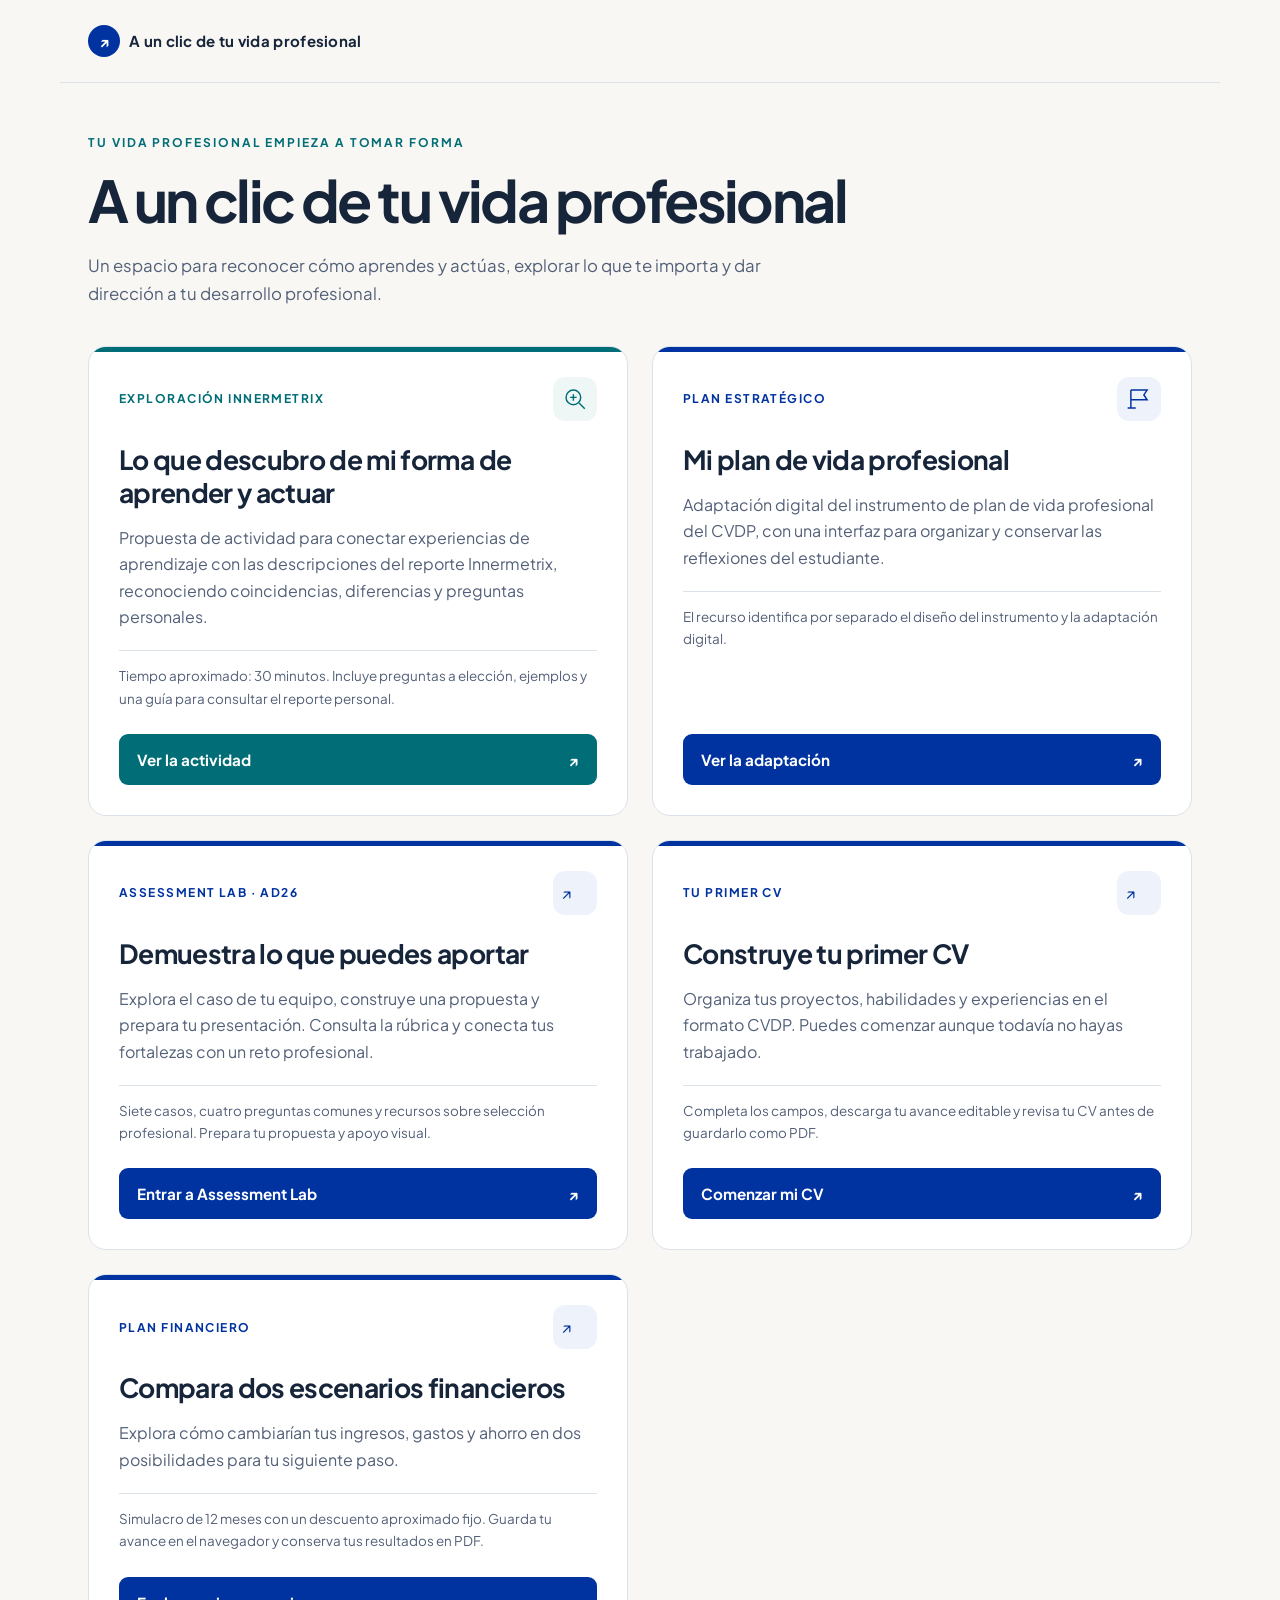
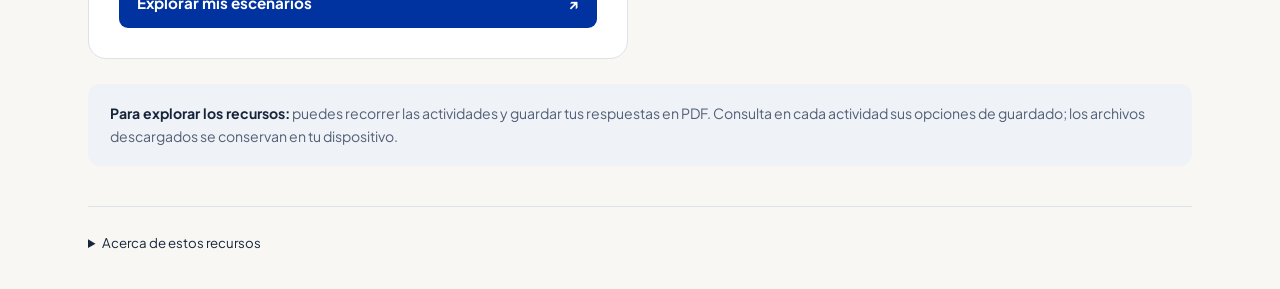
<file: docs/index.html>
<!doctype html>
<html lang="es">
<head>
<meta charset="utf-8"><meta name="viewport" content="width=device-width, initial-scale=1">
<title>A un clic de tu vida profesional</title>
<meta name="description" content="Portafolio personal de propuestas de adaptación didáctica de Karen Ariadna Guzmán Vega para la Semana Tec A un clic de tu vida profesional.">
<style>
@font-face{font-family:Jakarta;src:url('assets/plus-jakarta-sans-400.ttf')}@font-face{font-family:Jakarta;src:url('assets/plus-jakarta-sans-700.ttf');font-weight:700}
:root{--blue:#0033a0;--ink:#17253b;--muted:#536078;--paper:#f8f7f3;--line:#dce2e9;--teal:#006d77}*{box-sizing:border-box}body{margin:0;background:var(--paper);color:var(--ink);font-family:Jakarta,system-ui,sans-serif;line-height:1.65}a{color:var(--blue)}a:focus-visible,summary:focus-visible{outline:3px solid #dcae28;outline-offset:5px}.skip{position:absolute;top:-100px;background:white;padding:12px;z-index:3}.skip:focus{top:8px}header{max-width:1160px;margin:auto;padding:25px 28px;display:flex;justify-content:space-between;align-items:center;border-bottom:1px solid var(--line);gap:20px}.brand{font-size:15px;font-weight:700;letter-spacing:.02em}.brand-mark{display:inline-grid;place-items:center;background:var(--blue);color:white;border-radius:50%;width:32px;height:32px;margin-right:9px}header span:last-child{font-size:13px;color:var(--muted)}main{max-width:1160px;margin:auto;padding:50px 28px 40px}.intro{max-width:850px;margin-bottom:38px}.eyebrow{font-size:12px;text-transform:uppercase;letter-spacing:.16em;color:var(--teal);font-weight:700;margin:0 0 14px}h1{font-size:clamp(2.2rem,5vw,3.6rem);line-height:1.14;letter-spacing:-.045em;max-width:820px;margin:0 0 20px;font-weight:700}.lead{font-size:1.05rem;max-width:700px;color:var(--muted);margin:0}.resources{display:grid;grid-template-columns:1fr 1fr;gap:24px}.card{position:relative;background:white;border:1px solid var(--line);border-radius:18px;padding:30px;display:flex;flex-direction:column;overflow:hidden}.card:before{content:'';position:absolute;top:0;left:0;right:0;height:5px;background:var(--teal)}.card.plan:before{background:var(--blue)}.card-top{display:flex;align-items:center;justify-content:space-between;gap:10px;margin-bottom:22px}.category{font-size:12px;text-transform:uppercase;letter-spacing:.12em;font-weight:700;color:var(--teal)}.plan .category{color:var(--blue)}.icon{width:44px;height:44px;padding:9px;border-radius:12px;background:#eef7f6;color:var(--teal)}.plan .icon{background:#eef2fb;color:var(--blue)}h2{font-size:1.65rem;line-height:1.25;letter-spacing:-.025em;margin:0 0 16px}.description{color:var(--muted);margin:0 0 20px}.resource-note{font-size:.84rem;color:var(--muted);margin:0 0 24px;padding-top:14px;border-top:1px solid var(--line)}.button{display:flex;align-items:center;justify-content:space-between;gap:18px;background:var(--teal);color:white;padding:13px 18px;border-radius:9px;text-decoration:none;font-weight:700;font-size:.95rem;margin-top:auto}.plan .button{background:var(--blue)}.button:hover{filter:brightness(1.12)}.practical{margin-top:25px;padding:18px 22px;background:#eff2f6;border-radius:12px;font-size:.88rem;color:var(--muted)}.practical strong{color:var(--ink)}footer{max-width:1104px;margin:0 auto;padding:25px 0 35px;border-top:1px solid var(--line);font-size:.83rem;color:var(--muted);display:flex;gap:25px;justify-content:space-between}footer p{margin:0}footer details{max-width:850px}footer summary{cursor:pointer;color:var(--ink)}footer details p{margin-top:12px}@media(max-width:720px){header{padding:18px 20px}header span:last-child{display:none}main{padding:32px 20px}.resources{grid-template-columns:1fr}.card{padding:25px}h1{font-size:2.5rem}footer{margin:0 20px;display:block}footer details{margin-top:18px}.intro{margin-bottom:28px}}@media print{.button{background:none!important;color:var(--ink);border:1px solid var(--line)}.resources{display:block}.card{break-inside:avoid;margin-bottom:20px}footer details{display:none}}
</style>
</head>
<body>
<a class="skip" href="#recursos">Ir a las actividades</a>
<header><div class="brand"><b class="brand-mark" aria-hidden="true">↗</b>A un clic de tu vida profesional</div></header>
<main>
<section class="intro" aria-labelledby="title"><p class="eyebrow">Tu vida profesional empieza a tomar forma</p><h1 id="title">A un clic de tu vida profesional</h1><p class="lead">Un espacio para reconocer cómo aprendes y actúas, explorar lo que te importa y dar dirección a tu desarrollo profesional.</p></section>
<div class="resources" id="recursos">
<article class="card"><div class="card-top"><span class="category">Exploración Innermetrix</span><svg class="icon" viewBox="0 0 32 32" fill="none" stroke="currentColor" stroke-width="1.8" aria-hidden="true"><circle cx="14" cy="14" r="9"/><path d="m21 21 7 7M10 14h8M14 10v8"/></svg></div><h2>Lo que descubro de mi forma de aprender y actuar</h2><p class="description">Propuesta de actividad para conectar experiencias de aprendizaje con las descripciones del reporte Innermetrix, reconociendo coincidencias, diferencias y preguntas personales.</p><p class="resource-note">Tiempo aproximado: 30 minutos. Incluye preguntas a elección, ejemplos y una guía para consultar el reporte personal.</p><a class="button" href="innermetrix/">Ver la actividad <span aria-hidden="true">↗</span></a></article>
<article class="card plan"><div class="card-top"><span class="category">Plan estratégico</span><svg class="icon" viewBox="0 0 32 32" fill="none" stroke="currentColor" stroke-width="1.8" aria-hidden="true"><path d="M6 27V5m0 0h20l-4 6 4 6H6M2 27h10"/></svg></div><h2>Mi plan de vida profesional</h2><p class="description">Adaptación digital del instrumento de plan de vida profesional del CVDP, con una interfaz para organizar y conservar las reflexiones del estudiante.</p><p class="resource-note">El recurso identifica por separado el diseño del instrumento y la adaptación digital.</p><a class="button" href="plan-estrategico/">Ver la adaptación <span aria-hidden="true">↗</span></a></article>
<article class="card plan"><div class="card-top"><span class="category">Assessment Lab · AD26</span><span class="icon" aria-hidden="true">↗</span></div><h2>Demuestra lo que puedes aportar</h2><p class="description">Explora el caso de tu equipo, construye una propuesta y prepara tu presentación. Consulta la rúbrica y conecta tus fortalezas con un reto profesional.</p><p class="resource-note">Siete casos, cuatro preguntas comunes y recursos sobre selección profesional. Prepara tu propuesta y apoyo visual.</p><a class="button" href="assessment-lab/">Entrar a Assessment Lab <span aria-hidden="true">↗</span></a></article>
<article class="card plan"><div class="card-top"><span class="category">Tu primer CV</span><span class="icon" aria-hidden="true">↗</span></div><h2>Construye tu primer CV</h2><p class="description">Organiza tus proyectos, habilidades y experiencias en el formato CVDP. Puedes comenzar aunque todavía no hayas trabajado.</p><p class="resource-note">Completa los campos, descarga tu avance editable y revisa tu CV antes de guardarlo como PDF.</p><a class="button" href="cv/">Comenzar mi CV <span aria-hidden="true">↗</span></a></article>
<article class="card plan"><div class="card-top"><span class="category">Plan financiero</span><span class="icon" aria-hidden="true">↗</span></div><h2>Compara dos escenarios financieros</h2><p class="description">Explora cómo cambiarían tus ingresos, gastos y ahorro en dos posibilidades para tu siguiente paso.</p><p class="resource-note">Simulacro de 12 meses con un descuento aproximado fijo. Guarda tu avance en el navegador y conserva tus resultados en PDF.</p><a class="button" href="plan-financiero/">Explorar mis escenarios <span aria-hidden="true">↗</span></a></article>
</div>
<aside class="practical"><strong>Para explorar los recursos:</strong> puedes recorrer las actividades y guardar tus respuestas en PDF. Consulta en cada actividad sus opciones de guardado; los archivos descargados se conservan en tu dispositivo.</aside>
</main>
<footer><details><summary>Acerca de estos recursos</summary>
<p>Este sitio reúne propuestas personales de adaptación al diseño didáctico de la Semana Tec «A un clic de tu vida profesional», elaboradas por Karen Ariadna Guzmán Vega, ME., para apoyar su práctica docente y ponerlas a disposición de la comunidad académica como insumos para el trabajo colegiado.</p>
<p>La autoría de las adaptaciones se distingue de la autoría del diseño original de la Semana Tec y de los instrumentos en los que se apoyan. Este portafolio no sustituye los materiales originales ni se presenta como un sitio oficial, una versión institucional o una publicación avalada por el Tecnológico de Monterrey.</p>
<p>Las referencias a la Semana Tec, al CVDP y a Innermetrix identifican el contexto y las fuentes; no implican propiedad sobre sus contenidos ni autorización o respaldo de sus titulares. Consulta los créditos y permisos específicos dentro de cada recurso. La disponibilidad en este sitio no concede permisos adicionales sobre materiales de terceros.</p>
<p>Para conversar sobre estas propuestas: <a href="mailto:kareng@tec.mx">kareng@tec.mx</a>.</p>
</details></footer>
</body></html>
</file>
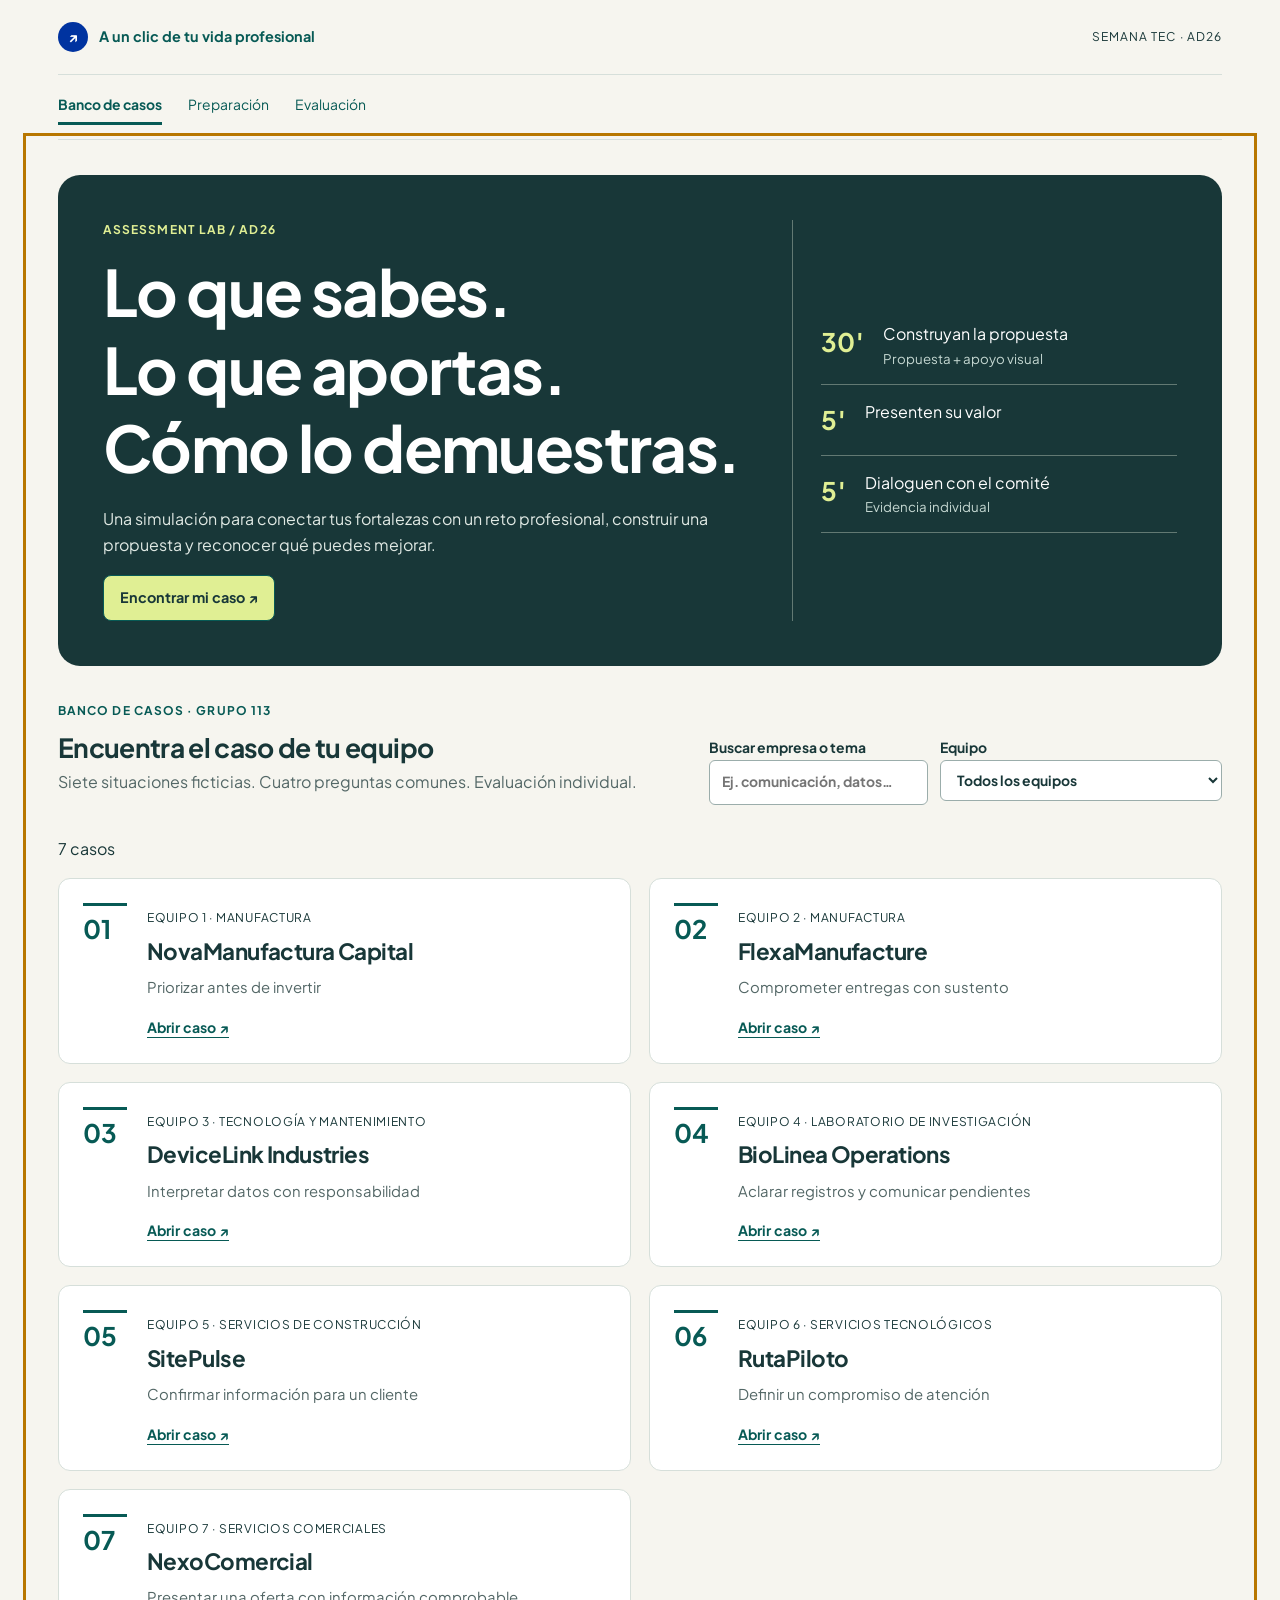
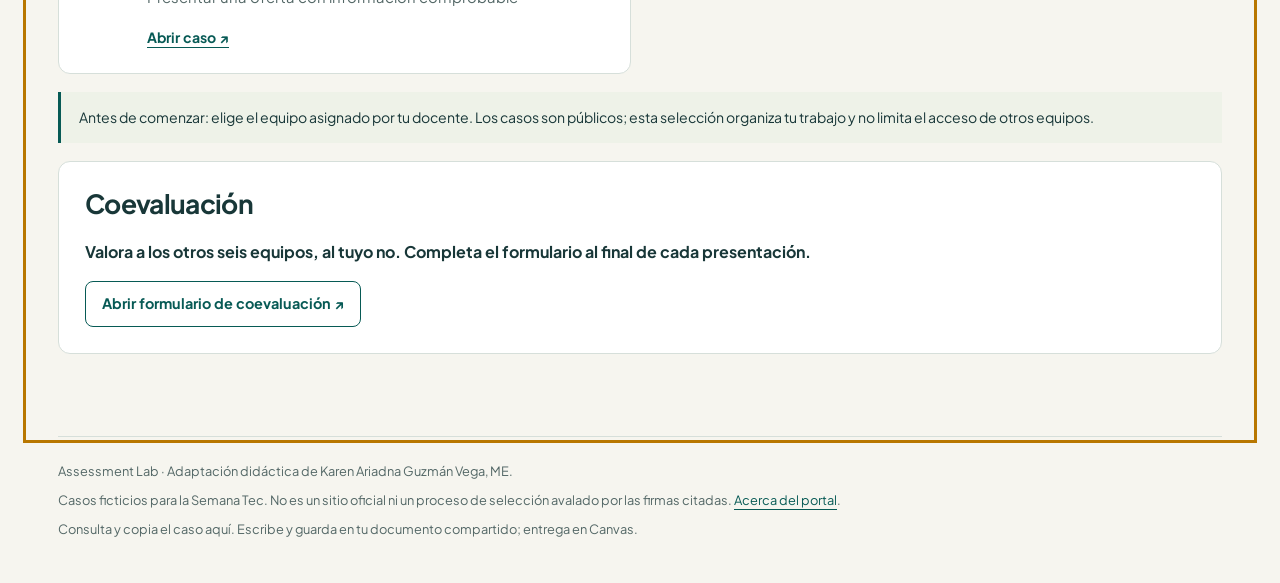
<file: docs/assessment-lab/index.html>
<!doctype html>
<html lang="es"><head><meta charset="utf-8"><meta name="viewport" content="width=device-width, initial-scale=1"><meta name="description" content="Assessment Lab: casos de selección profesional, propuestas de equipo y rúbrica de evaluación para la Semana Tec."><title>Assessment Lab · A un clic de tu vida profesional</title><link rel="stylesheet" href="lab.css?v=20261030-entrega-tres-pasos"><script src="lab.js?v=20261030-entrega-tres-pasos" defer></script></head>
<body><a class="skip" href="#main">Ir al contenido</a><header class="site-head"><a class="brand" href="../"><span aria-hidden="true">↗</span> A un clic de tu vida profesional</a><span class="edition">Semana Tec · AD26</span></header>
<nav class="nav" aria-label="Assessment Lab"><a href="#banco">Banco de casos</a><a href="#recursos">Preparación</a><a href="#evaluacion">Evaluación</a></nav>
<main id="main" tabindex="-1"><p>Cargando Assessment Lab…</p></main><noscript><p>Activa JavaScript para copiar el caso. También puedes <a href="casos-ad26.md">descargar los casos en Markdown</a> y <a href="instrucciones.md">las instrucciones</a>.</p></noscript>
<div id="notice" role="status" aria-live="polite"></div>
<footer><p>Assessment Lab · Adaptación didáctica de Karen Ariadna Guzmán Vega, ME.</p><p>Casos ficticios para la Semana Tec. No es un sitio oficial ni un proceso de selección avalado por las firmas citadas. <a href="../">Acerca del portal</a>.</p><p>Consulta y copia el caso aquí. Escribe y guarda en tu documento compartido; entrega en Canvas.</p></footer>
</body></html>
</file>
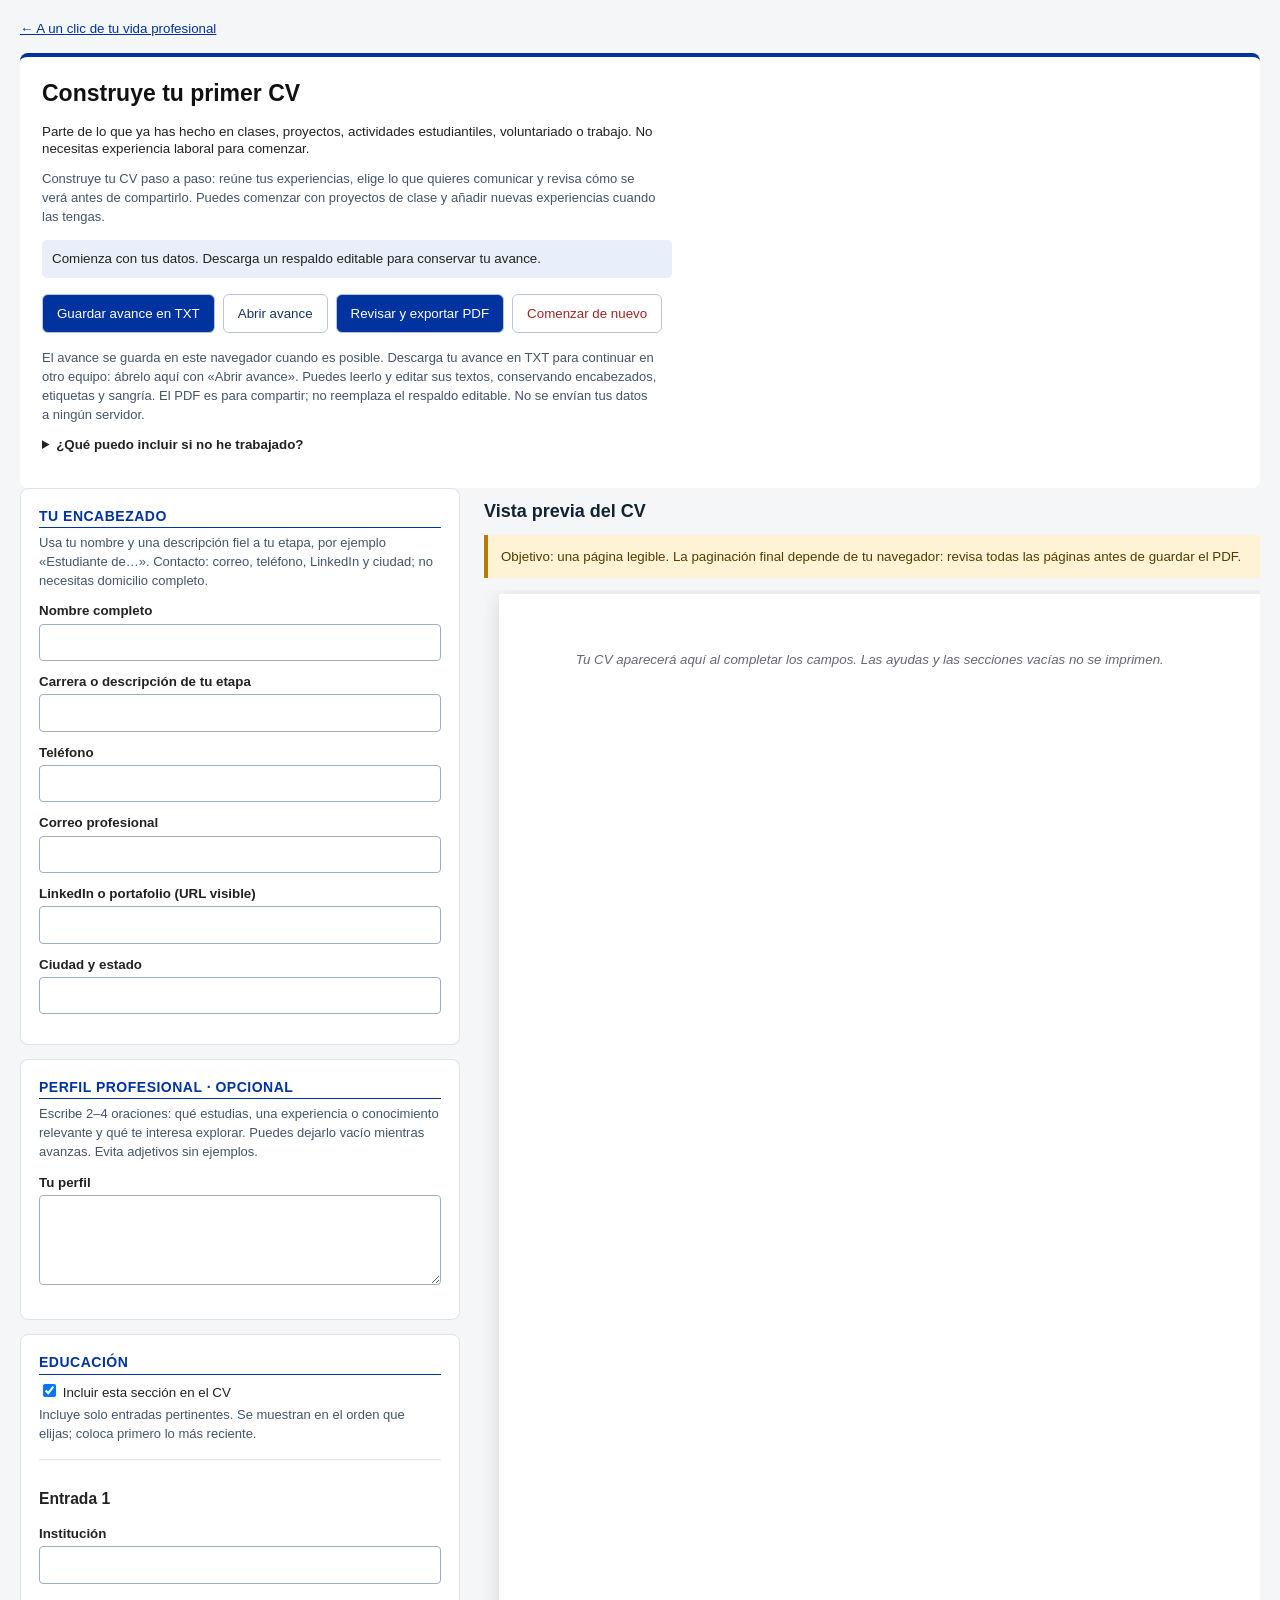
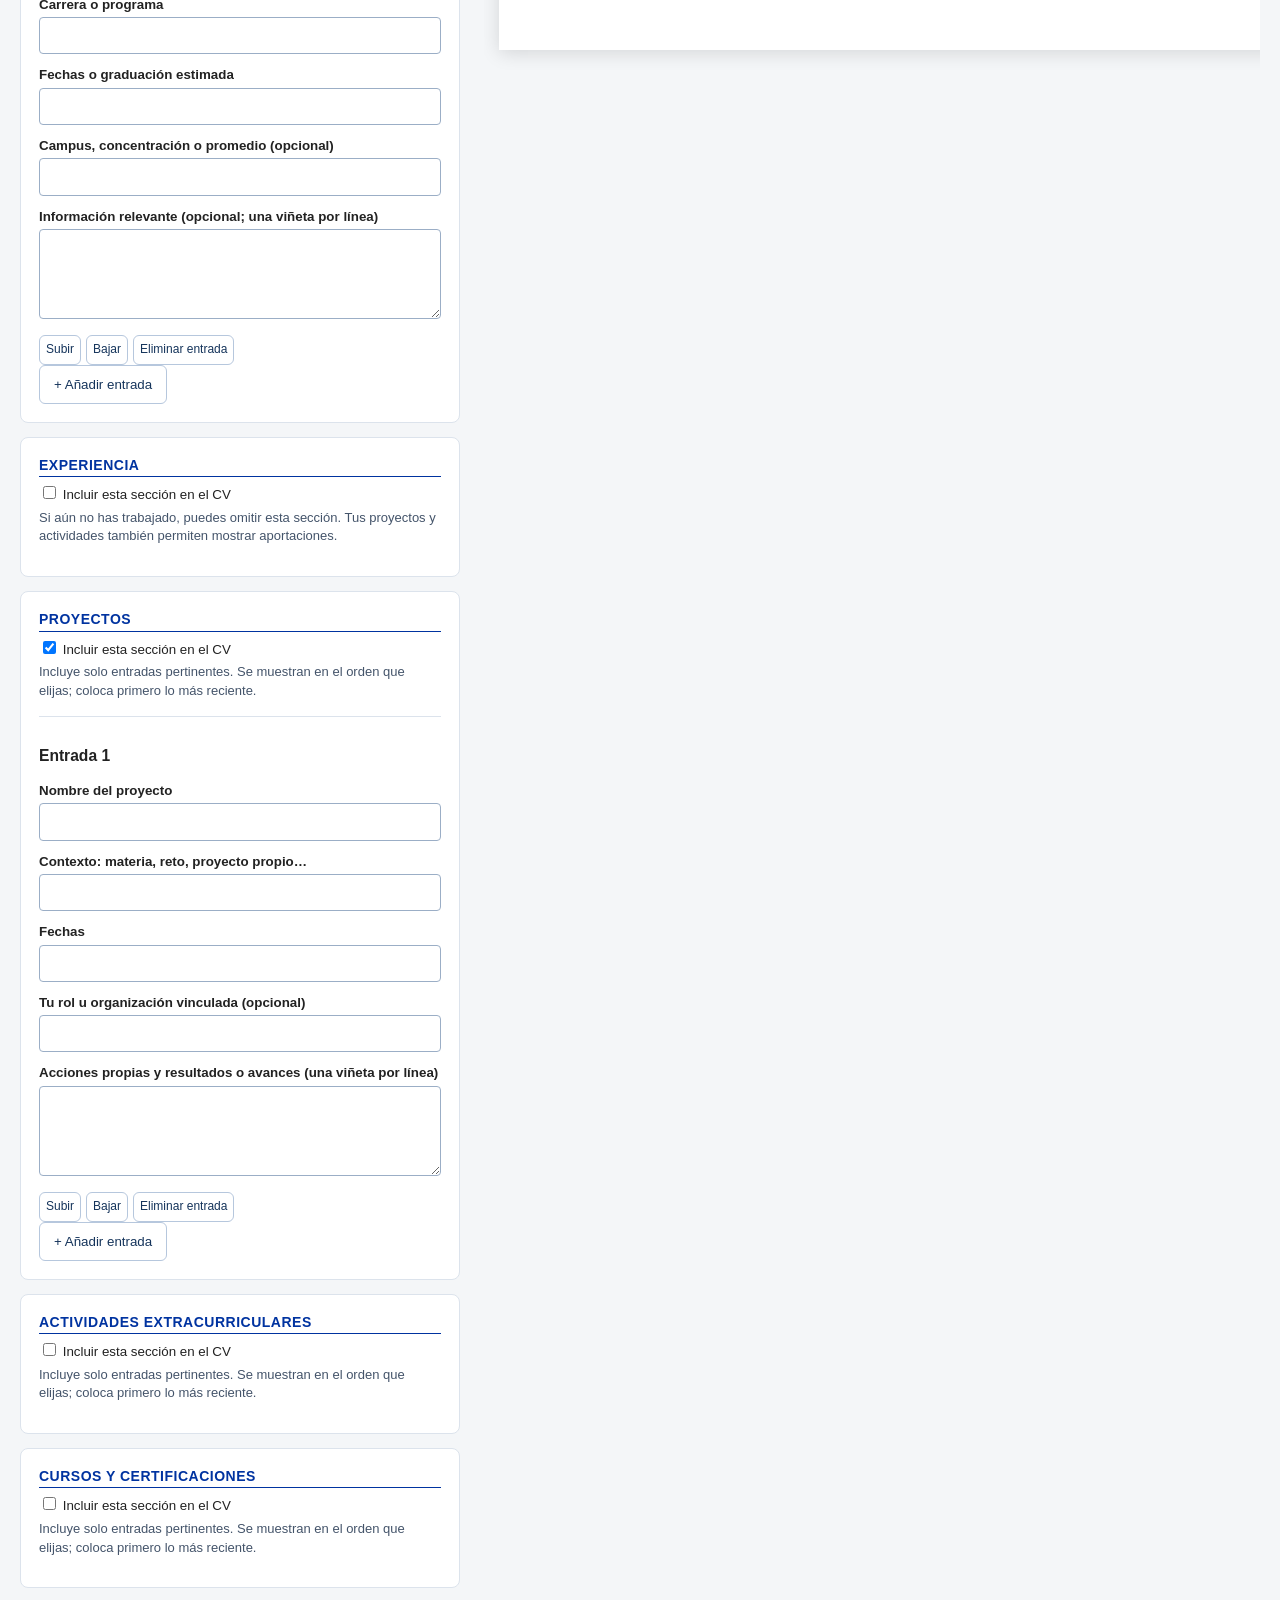
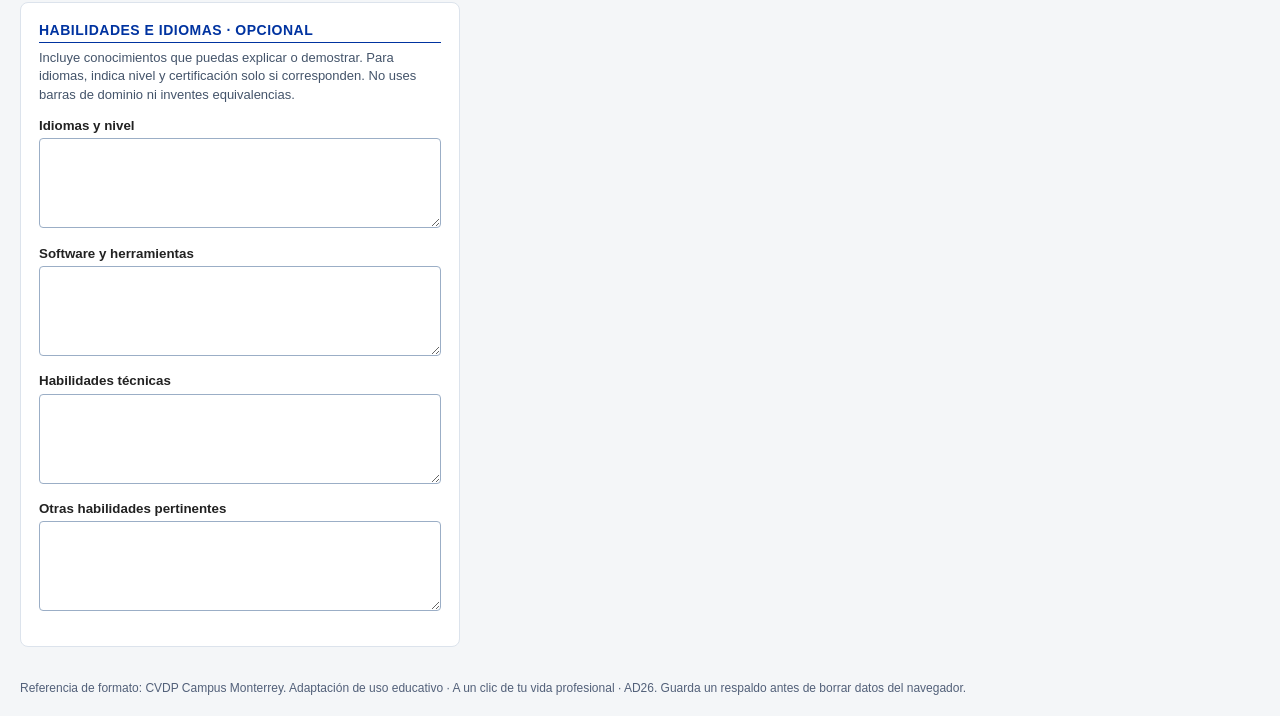
<file: docs/cv/index.html>
<!doctype html>
<html lang="es"><head><meta charset="utf-8"><meta name="viewport" content="width=device-width,initial-scale=1"><title>Mi primer CV · Formato CVDP</title><style>
        /* Tipografía moderna y limpia */
        body {
            font-family: 'Helvetica Neue', Helvetica, Arial, sans-serif;
            color: #222222; 
            line-height: 1.3; /* Reducido ligeramente para ganar espacio vertical */
            margin: 0;
            padding: 0;
            background-color: #f4f6f8;
            font-size: 9pt; /* Tamaño optimizado para acomodar toda la información */
        }
        
        /* Contenedor principal - Tamaño Carta exacto */
        .cv-container {
            width: 8.5in;
            height: 11in;
            margin: 20px auto;
            background: #ffffff;
            padding: 0.45in 0.8in; /* Margen superior/inferior reducido para que quepa todo */
            box-shadow: 0 10px 30px rgba(0,0,0,0.1);
            box-sizing: border-box;
            overflow: hidden;
        }

        /* Encabezado Principal */
        header {
            text-align: center;
            margin-bottom: 10px;
        }
        h1 {
            font-size: 24pt;
            font-weight: 300; 
            letter-spacing: 2px;
            margin: 0 0 3px 0;
            color: #111;
            text-transform: uppercase;
        }
        .subtitle {
            font-size: 10.5pt;
            font-weight: bold;
            letter-spacing: 1px;
            color: #0033a0; /* Azul Tec */
            margin-bottom: 5px;
            text-transform: uppercase;
        }
        .contact-info {
            font-size: 8.5pt;
            color: #555;
        }
        .separator {
            margin: 0 6px;
            color: #ccc;
        }

        /* Títulos de Sección */
        h2 {
            font-size: 10.5pt;
            font-weight: 700;
            color: #0033a0;
            text-transform: uppercase;
            letter-spacing: 0.5px;
            margin-top: 10px; /* Espaciado superior ajustado */
            margin-bottom: 6px;
            border-bottom: 1px solid #0033a0;
            padding-bottom: 2px;
        }

        /* Contenido de las secciones */
        .section-content {
            margin-bottom: 0;
        }
        p.profile-text {
            margin: 0;
            text-align: justify;
        }

        /* Estructura Flexbox para alineación perfecta Izquierda-Derecha */
        .entry {
            margin-bottom: 8px; /* Espaciado entre entradas ajustado */
        }
        .entry-top {
            display: flex;
            justify-content: space-between;
            align-items: baseline;
            font-weight: bold;
            font-size: 9.5pt;
            color: #111;
        }
        .entry-bottom {
            display: flex;
            justify-content: space-between;
            align-items: baseline;
            font-style: italic;
            color: #444;
            margin-bottom: 3px;
        }
        .date-location {
            font-weight: normal;
            font-style: normal;
            color: #333;
        }

        /* Viñetas limpias y corporativas */
        ul {
            margin: 2px 0 4px 0;
            padding-left: 18px;
        }
        li {
            margin-bottom: 2px;
            text-align: justify;
        }
        li::marker {
            color: #0033a0; 
            font-size: 9pt;
        }

        /* Estilos específicos para la sección de Habilidades */
        .skills-list {
            list-style: none;
            padding: 0;
            margin: 0;
        }
        .skills-list li {
            margin-bottom: 3px;
        }
        .skills-title {
            font-weight: bold;
            color: #111;
        }


*{box-sizing:border-box}body{font-size:10pt}.app{max-width:1450px;margin:auto;padding:20px}.intro{background:white;padding:22px;border-top:4px solid #0033a0;border-radius:8px}.intro h1{font-size:23px;text-transform:none;letter-spacing:0;font-weight:700}.intro p{max-width:85ch}.toolbar{display:flex;gap:8px;flex-wrap:wrap;margin:16px 0}button,.file-button{font:inherit;border:1px solid #b6c7dd;background:white;color:#15345b;padding:10px 14px;border-radius:6px;cursor:pointer}button.primary{background:#0033a0;color:white}button.danger{color:#9c2525}button:focus-visible,input:focus-visible,textarea:focus-visible,summary:focus-visible{outline:3px solid #b16c00;outline-offset:2px}.layout{display:grid;grid-template-columns:minmax(300px,440px) minmax(0,1fr);gap:24px;align-items:start}.editor section{background:white;border:1px solid #dce3ec;border-radius:8px;padding:18px;margin-bottom:14px}.editor h2{margin-top:0}.field{display:block;margin:12px 0}.field span{display:block;font-weight:600;margin-bottom:4px}input:not([type=checkbox]),textarea{width:100%;font:inherit;padding:9px;border:1px solid #9baec6;border-radius:4px;color:#222;background:#fff}textarea{min-height:90px;resize:vertical}.hint{font-size:13px;line-height:1.45;color:#44546a;margin:5px 0 12px}.entry-editor{border-top:1px solid #dce3ec;margin-top:15px;padding-top:14px}.entry-actions{display:flex;gap:5px;flex-wrap:wrap}.entry-actions button{font-size:12px;padding:6px}.notice{background:#fff3d6;color:#543b00;border-left:4px solid #b87a00;padding:13px;margin:12px 0}.status{padding:10px;background:#e8effa;border-radius:5px}.preview-shell{overflow:auto;padding:4px 15px 20px}.cv-container{height:auto;min-height:11in;overflow:visible;margin:0 auto;width:8.5in;padding:.45in .8in;background:white;box-shadow:0 3px 18px #0002;font-size:10pt}.cv-container h1{overflow-wrap:anywhere}.cv-container .contact-info{font-size:9pt;overflow-wrap:anywhere}.cv-container .entry-top,.cv-container .entry-bottom{gap:12px;flex-wrap:wrap}.cv-container .date-location{margin-left:auto}.cv-container p,.cv-container li{white-space:pre-line;text-align:left;overflow-wrap:anywhere}.cv-container h2{break-after:avoid}.cv-container .entry{break-inside:avoid}.empty-preview{color:#667;font-style:italic}.checklist{padding-left:20px}.checklist li{margin:8px 0}details{margin:12px 0}summary{cursor:pointer;font-weight:600}.mobile-note{display:none}a{color:#0033a0}.preview-heading{font-size:18px;color:#123;font-weight:bold;margin:12px 0}.print-review{max-width:75ch}.print-review h2{font-size:20px}dialog{border:1px solid #aaa;border-radius:10px;padding:22px;max-width:680px;width:92%;max-height:85vh;overflow:auto}dialog::backdrop{background:#0008}.small{font-size:12px}footer{margin-top:20px;color:#526079;font-size:12px}
@media(max-width:1150px){.layout{display:block}.preview-shell{margin-top:20px}.mobile-note{display:block}}@media(max-width:600px){.app{padding:10px}.toolbar button{flex:1 1 40%}.intro{padding:16px}}
@page{size:letter;margin:.45in .8in}@media print{body{background:#fff;color:#222}.app{padding:0;margin:0;max-width:none}.no-print,.editor,.intro,.toolbar,footer,dialog{display:none!important}.layout{display:block}.preview-shell{padding:0;overflow:visible}.cv-container{padding:0;margin:0;width:auto;min-height:0;height:auto;overflow:visible;box-shadow:none}.cv-container section{break-inside:auto}.cv-container .entry{break-inside:auto}.cv-container .entry-top,.cv-container .entry-bottom{break-after:avoid}.cv-container li{break-inside:avoid}.cv-container .skills-list{break-inside:avoid}.cv-container h2{break-after:avoid}a{color:inherit;text-decoration:none}.empty-preview{display:none}body{-webkit-print-color-adjust:exact;print-color-adjust:exact}}
</style></head><body><main class="app"><nav class="no-print" style="margin-bottom:16px"><a href="../">← A un clic de tu vida profesional</a></nav><div class="intro no-print"><h1>Construye tu primer CV</h1><p>Parte de lo que ya has hecho en clases, proyectos, actividades estudiantiles, voluntariado o trabajo. No necesitas experiencia laboral para comenzar.</p><p class="hint">Construye tu CV paso a paso: reúne tus experiencias, elige lo que quieres comunicar y revisa cómo se verá antes de compartirlo. Puedes comenzar con proyectos de clase y añadir nuevas experiencias cuando las tengas.</p><p id="save-status" class="status" role="status" aria-live="polite"></p><div class="toolbar"><button id="backup" class="primary">Guardar avance en TXT</button><button id="import">Abrir avance</button><input type="file" id="file" accept=".txt,text/plain" hidden><button id="print" class="primary">Revisar y exportar PDF</button><button id="reset" class="danger">Comenzar de nuevo</button></div><p class="hint">El avance se guarda en este navegador cuando es posible. Descarga tu avance en TXT para continuar en otro equipo: ábrelo aquí con «Abrir avance». Puedes leerlo y editar sus textos, conservando encabezados, etiquetas y sangría. El PDF es para compartir; no reemplaza el respaldo editable. No se envían tus datos a ningún servidor.</p><details><summary>¿Qué puedo incluir si no he trabajado?</summary><p>Proyectos académicos, retos con una organización, servicio social, voluntariado, trabajo independiente o actividades estudiantiles. Describe tu participación real y distingue tu acción del resultado del equipo. Puedes omitir secciones que no apliquen.</p><p>Para una viñeta: <strong>acción propia + qué hiciste y cómo + resultado o avance que puedes sostener</strong>. No es obligatorio usar porcentajes. No inventes cifras.</p><p><strong>Ejemplo ficticio:</strong> Organicé las respuestas de ocho entrevistas en una tabla y comparé los temas recurrentes para que el equipo priorizara los problemas de su propuesta.</p><p>El ejemplo es una referencia; no se añade a tu CV.</p></details></div><div class="layout"><div id="editor" class="editor no-print"></div><div><div class="preview-heading no-print">Vista previa del CV</div><p class="hint mobile-note no-print">La hoja conserva su tamaño carta. Desplázate horizontalmente para revisarla; edita desde los campos de arriba.</p><div id="length-status" class="notice no-print" role="status"></div><div class="preview-shell"><article id="cv" class="cv-container" aria-label="Vista previa de tu CV"></article></div></div></div><footer class="no-print">Referencia de formato: CVDP Campus Monterrey. Adaptación de uso educativo · A un clic de tu vida profesional · AD26. Guarda un respaldo antes de borrar datos del navegador.</footer></main><dialog id="review"><div class="print-review"><h2>Revisa antes de exportar</h2><div id="review-content"></div><ul class="checklist"><li>Comprueba nombre, contacto y datos reales. No incluyas información ficticia.</li><li>Revisa ortografía, fechas y tu participación en cada experiencia.</li><li>En la ventana de impresión elige «Guardar como PDF», tamaño carta y escala 100%. Desactiva encabezados y pies del navegador si aparecen.</li><li>Revisa todas las páginas en la vista de impresión. Si ocupa más de una, puedes volver y sintetizar; no se ocultará contenido para forzar una sola hoja.</li><li>Abre el PDF guardado y verifica que el final del documento esté completo y el texto sea legible.</li></ul><div class="toolbar"><button id="confirm-print" class="primary">Abrir impresión / Guardar como PDF</button><button id="close-review">Volver a editar</button></div></div></dialog>
<script>
'use strict';
const KEY='cv_cvdp_primer_cv_v2';
const specs=[{key:'education',title:'Educación',fields:[['organization','Institución'],['role','Carrera o programa'],['dates','Fechas o graduación estimada'],['detail','Campus, concentración o promedio (opcional)'],['bullets','Información relevante (opcional; una viñeta por línea)','area']]},{key:'experience',title:'Experiencia',fields:[['organization','Organización o contexto'],['role','Rol o participación'],['dates','Fechas'],['detail','Lugar o modalidad (opcional)'],['bullets','Qué hiciste y qué ocurrió (una viñeta por línea)','area']]},{key:'projects',title:'Proyectos',fields:[['organization','Nombre del proyecto'],['role','Contexto: materia, reto, proyecto propio…'],['dates','Fechas'],['detail','Tu rol u organización vinculada (opcional)'],['bullets','Acciones propias y resultados o avances (una viñeta por línea)','area']]},{key:'activities',title:'Actividades extracurriculares',fields:[['organization','Actividad u organización'],['role','Rol o participación'],['dates','Fechas'],['detail','Contexto (opcional)'],['bullets','Acciones y aportaciones (una viñeta por línea)','area']]},{key:'courses',title:'Cursos y certificaciones',fields:[['organization','Curso o certificación'],['role','Institución emisora'],['dates','Fecha'],['detail','Credencial o enlace visible (opcional)'],['bullets','Información pertinente (opcional)','area']]}];
const emptyEntry=()=>({organization:'',role:'',dates:'',detail:'',bullets:''});
const blank=()=>({personal:{name:'',title:'',phone:'',email:'',linkedin:'',city:'',profile:''},skills:{languages:'',software:'',technical:'',other:''},sections:Object.fromEntries(specs.map(s=>[s.key,{enabled:!['experience','activities','courses'].includes(s.key),entries:[emptyEntry()]}]))});
let data=blank(),storageOK=true;
const $=id=>document.getElementById(id);
function el(tag,text,cls){const e=document.createElement(tag);if(text!==undefined)e.textContent=text;if(cls)e.className=cls;return e}
function hasText(v){return typeof v==='string'&&v.trim().length>0}
function populated(e){return Object.values(e).some(hasText)}
function normalize(raw){if(!raw||raw.format!=='cv-cvdp-v2'||raw.version!==2||!raw.data)throw Error('Este archivo no es un avance compatible de esta versión.');const out=blank(),r=raw.data;for(const group of ['personal','skills']){if(!r[group]||typeof r[group]!=='object')throw Error('El avance está incompleto.');for(const k of Object.keys(out[group])){if(typeof r[group][k]!=='string'||r[group][k].length>50000)throw Error('Hay un campo inválido o demasiado extenso.');out[group][k]=r[group][k]}}for(const s of specs){const v=r.sections?.[s.key];if(!v||typeof v.enabled!=='boolean'||!Array.isArray(v.entries)||v.entries.length>100)throw Error('Hay una sección inválida.');out.sections[s.key]={enabled:v.enabled,entries:v.entries.map(x=>{const e=emptyEntry();for(const k of Object.keys(e)){if(typeof x?.[k]!=='string'||x[k].length>50000)throw Error('Hay una entrada inválida.');e[k]=x[k]}return e})}}return out}
function envelope(){return {format:'cv-cvdp-v2',version:2,savedAt:new Date().toISOString(),data}}
function save(){try{localStorage.setItem(KEY,JSON.stringify(envelope()));storageOK=true;$('save-status').textContent='Guardado en este navegador y dispositivo. Descarga un avance editable para tener un respaldo.'}catch{storageOK=false;$('save-status').textContent='No se pudo guardar en este navegador. Descarga tu avance editable antes de cerrar.'}}
function field(host,label,value,change,area=false,type='text'){const l=el('label',undefined,'field'),t=el('span',label),i=el(area?'textarea':'input');if(!area)i.type=type;i.value=value;i.addEventListener('input',()=>{change(i.value);save();renderCV()});l.append(t,i);host.append(l);return i}
function hint(host,text){host.append(el('p',text,'hint'))}
function renderEditor(){const root=$('editor');root.replaceChildren();const personal=el('section');personal.append(el('h2','Tu encabezado'));hint(personal,'Usa tu nombre y una descripción fiel a tu etapa, por ejemplo «Estudiante de…». Contacto: correo, teléfono, LinkedIn y ciudad; no necesitas domicilio completo.');for(const [k,label,type] of [['name','Nombre completo'],['title','Carrera o descripción de tu etapa'],['phone','Teléfono','tel'],['email','Correo profesional','email'],['linkedin','LinkedIn o portafolio (URL visible)'],['city','Ciudad y estado']])field(personal,label,data.personal[k],v=>data.personal[k]=v,false,type);root.append(personal);const profile=el('section');profile.append(el('h2','Perfil profesional · opcional'));hint(profile,'Escribe 2–4 oraciones: qué estudias, una experiencia o conocimiento relevante y qué te interesa explorar. Puedes dejarlo vacío mientras avanzas. Evita adjetivos sin ejemplos.');field(profile,'Tu perfil',data.personal.profile,v=>data.personal.profile=v,true);root.append(profile);
for(const s of specs){const block=el('section');block.append(el('h2',s.title));const toggle=el('label'),check=el('input');check.type='checkbox';check.checked=data.sections[s.key].enabled;toggle.append(check,document.createTextNode(' Incluir esta sección en el CV'));check.addEventListener('change',()=>{data.sections[s.key].enabled=check.checked;save();renderEditor();renderCV()});block.append(toggle);hint(block,s.key==='experience'?'Si aún no has trabajado, puedes omitir esta sección. Tus proyectos y actividades también permiten mostrar aportaciones.':'Incluye solo entradas pertinentes. Se muestran en el orden que elijas; coloca primero lo más reciente.');if(data.sections[s.key].enabled){data.sections[s.key].entries.forEach((entry,index)=>{const box=el('div',undefined,'entry-editor');box.append(el('h3','Entrada '+(index+1)));for(const [k,label,kind] of s.fields)field(box,label,entry[k],v=>entry[k]=v,kind==='area');const actions=el('div',undefined,'entry-actions');for(const [label,fn,disabled] of [['Subir',()=>move(s.key,index,-1),index===0],['Bajar',()=>move(s.key,index,1),index===data.sections[s.key].entries.length-1],['Eliminar entrada',()=>{if(populated(entry)&&!confirm('¿Eliminar esta entrada? Descarga un respaldo si deseas conservarla.'))return;data.sections[s.key].entries.splice(index,1);save();renderEditor();renderCV()},false]]){const b=el('button',label);b.disabled=disabled;b.addEventListener('click',fn);actions.append(b)}box.append(actions);block.append(box)});const add=el('button','+ Añadir entrada');add.addEventListener('click',()=>{if(data.sections[s.key].entries.length>=100){alert('Límite de 100 entradas por sección.');return}data.sections[s.key].entries.push(emptyEntry());save();renderEditor();renderCV()});block.append(add)}root.append(block)}const skill=el('section');skill.append(el('h2','Habilidades e idiomas · opcional'));hint(skill,'Incluye conocimientos que puedas explicar o demostrar. Para idiomas, indica nivel y certificación solo si corresponden. No uses barras de dominio ni inventes equivalencias.');for(const [k,label] of [['languages','Idiomas y nivel'],['software','Software y herramientas'],['technical','Habilidades técnicas'],['other','Otras habilidades pertinentes']])field(skill,label,data.skills[k],v=>data.skills[k]=v,true);root.append(skill)}
function move(key,i,d){const entries=data.sections[key].entries;[entries[i],entries[i+d]]=[entries[i+d],entries[i]];save();renderEditor();renderCV()}
function renderCV(){const cv=$('cv');cv.replaceChildren();const p=data.personal;const header=el('header');if(hasText(p.name))header.append(el('h1',p.name));if(hasText(p.title))header.append(el('div',p.title,'subtitle'));const contacts=[p.phone,p.email,p.linkedin,p.city].filter(hasText);if(contacts.length)header.append(el('div',contacts.join('  |  '),'contact-info'));if(header.childNodes.length)cv.append(header);function section(title){const sec=el('section');sec.append(el('h2',title));cv.append(sec);return sec}if(hasText(p.profile))section('Perfil profesional').append(el('p',p.profile,'profile-text'));for(const s of specs){if(s.key==='activities')renderSkills();const entries=data.sections[s.key].entries.filter(populated);if(!data.sections[s.key].enabled||!entries.length)continue;const sec=section(s.title);for(const entry of entries){const wrap=el('div',undefined,'entry');const top=el('div',undefined,'entry-top');if(hasText(entry.organization))top.append(el('span',entry.organization));if(hasText(entry.dates))top.append(el('span',entry.dates,'date-location'));if(top.childNodes.length)wrap.append(top);const bottom=el('div',undefined,'entry-bottom');if(hasText(entry.role))bottom.append(el('span',entry.role));if(hasText(entry.detail))bottom.append(el('span',entry.detail));if(bottom.childNodes.length)wrap.append(bottom);const lines=entry.bullets.split(/\n/).map(x=>x.trim()).filter(Boolean);if(lines.length){const ul=el('ul');lines.forEach(line=>ul.append(el('li',line.replace(/^[•*-]\s+/,''))));wrap.append(ul)}sec.append(wrap)}}function renderSkills(){const values=[['languages','Idiomas'],['software','Software'],['technical','Habilidades técnicas'],['other','Otras habilidades']].filter(([k])=>hasText(data.skills[k]));if(!values.length)return;const ul=el('ul',undefined,'skills-list');for(const [k,label]of values){const li=el('li'),strong=el('span',label+': ','skills-title');li.append(strong,document.createTextNode(data.skills[k]));ul.append(li)}section('Habilidades e idiomas').append(ul)}if(!cv.childNodes.length)cv.append(el('p','Tu CV aparecerá aquí al completar los campos. Las ayudas y las secciones vacías no se imprimen.','empty-preview'));requestAnimationFrame(checkLength)}
function checkLength(){const cv=$('cv'),st=getComputedStyle(cv),content=cv.scrollHeight-parseFloat(st.paddingTop)-parseFloat(st.paddingBottom),usable=(11-.9)*96;const long=content>usable+2;$('length-status').textContent=long?'Tu contenido supera el espacio aproximado de una página. Puedes sintetizarlo o conservar varias páginas. No se recortará para forzarlo a caber. Confirma la paginación en la vista de impresión.':'Objetivo: una página legible. La paginación final depende de tu navegador: revisa todas las páginas antes de guardar el PDF.';return long}
const personalLabels=[['name','Nombre completo'],['title','Carrera o etapa'],['phone','Teléfono'],['email','Correo'],['linkedin','LinkedIn o portafolio'],['city','Ciudad y estado'],['profile','Perfil profesional']];
const skillLabels=[['languages','Idiomas'],['software','Software y herramientas'],['technical','Habilidades técnicas'],['other','Otras habilidades']];
function toTXT(current=data){const lines=['MI CV · AVANCE EDITABLE · VERSIÓN 1','Puedes editar los textos con sangría. Conserva los encabezados y etiquetas para volver a abrir este archivo.','Las secciones omitidas también se conservan en este respaldo; no aparecen en el PDF.',''];const field=(label,value)=>{lines.push(label+':',...value.split('\n').map(line=>'    '+line),'')};lines.push('=== DATOS PERSONALES ===');for(const [key,label] of personalLabels)field(label,current.personal[key]);for(const spec of specs){const section=current.sections[spec.key];lines.push('=== '+spec.title.toLocaleUpperCase('es')+' ===');field('Incluir en el CV',section.enabled?'Sí':'No');field('Número de entradas',String(section.entries.length));section.entries.forEach((entry,index)=>{lines.push('--- Entrada '+(index+1)+' ---');for(const [key,label]of spec.fields)field(label,entry[key])})}lines.push('=== HABILIDADES E IDIOMAS ===');for(const [key,label] of skillLabels)field(label,current.skills[key]);lines.push('=== FIN DEL AVANCE ===');return lines.join('\n')+'\n'}
function fromTXT(text){const lines=text.replace(/^\uFEFF/,'').replace(/\r\n?/g,'\n').split('\n');let pos=0;const fail=()=>{throw Error('No se reconoce la estructura del TXT. Conserva encabezados, etiquetas y la sangría de los textos. Tu avance actual no se modificó.')};const expect=value=>{while(lines[pos]==='')pos++;if(lines[pos++]!==value)fail()};const field=label=>{expect(label+':');const values=[];while(pos<lines.length&&lines[pos].startsWith('    '))values.push(lines[pos++].slice(4));if(!values.length)fail();return values.join('\n')};expect('MI CV · AVANCE EDITABLE · VERSIÓN 1');expect('Puedes editar los textos con sangría. Conserva los encabezados y etiquetas para volver a abrir este archivo.');expect('Las secciones omitidas también se conservan en este respaldo; no aparecen en el PDF.');const out=blank();expect('=== DATOS PERSONALES ===');for(const [key,label]of personalLabels)out.personal[key]=field(label);for(const spec of specs){expect('=== '+spec.title.toLocaleUpperCase('es')+' ===');const enabled=field('Incluir en el CV');if(!['Sí','No'].includes(enabled))fail();const n=field('Número de entradas');if(!/^(0|[1-9]\d?)$|^100$/.test(n))fail();const entries=[];for(let i=0;i<Number(n);i++){expect('--- Entrada '+(i+1)+' ---');const entry=emptyEntry();for(const [key,label]of spec.fields)entry[key]=field(label);entries.push(entry)}out.sections[spec.key]={enabled:enabled==='Sí',entries}}expect('=== HABILIDADES E IDIOMAS ===');for(const [key,label]of skillLabels)out.skills[key]=field(label);expect('=== FIN DEL AVANCE ===');if(lines.slice(pos).some(line=>line!==''))fail();return normalize({format:'cv-cvdp-v2',version:2,data:out})}
function readBackup(text){return fromTXT(text)}

function download(){const blob=new Blob(['\uFEFF'+toTXT()],{type:'text/plain;charset=utf-8'}),url=URL.createObjectURL(blob),a=el('a');a.href=url;const name=data.personal.name.trim().replace(/[^\p{L}\p{N} -]/gu,'').replace(/\s+/g,'_')||'Mi_CV';a.download=name+'_avance_CVDP.txt';document.body.append(a);a.click();a.remove();setTimeout(()=>URL.revokeObjectURL(url),1000)}
$('backup').addEventListener('click',download);$('import').addEventListener('click',()=>$('file').click());$('file').addEventListener('change',async ev=>{const f=ev.target.files[0];if(!f)return;try{if(f.size>5000000)throw Error('El archivo supera 5 MB.');const incoming=readBackup(await f.text());if(!confirm('Abrir este avance reemplazará el contenido actual. ¿Deseas continuar? Descarga antes un respaldo si necesitas conservarlo.'))return;data=incoming;save();renderEditor();renderCV()}catch(e){alert('No se abrió el archivo. '+(e instanceof SyntaxError?'El archivo no tiene un formato válido.':e.message))}finally{ev.target.value=''}});
$('reset').addEventListener('click',()=>{if(!confirm('¿Comenzar de nuevo y reemplazar el avance de este navegador? Descarga primero un respaldo para conservarlo.'))return;data=blank();save();renderEditor();renderCV()});
$('print').addEventListener('click',()=>{const messages=[];if(!hasText(data.personal.name))messages.push('Falta tu nombre.');if(![data.personal.phone,data.personal.email,data.personal.linkedin].some(hasText))messages.push('No has incluido un medio de contacto.');if(checkLength())messages.push('El contenido puede ocupar varias páginas; revisa la vista de impresión.');const root=$('review-content');root.replaceChildren();messages.forEach(m=>root.append(el('p',m,'notice')));$('review').showModal()});$('close-review').addEventListener('click',()=>$('review').close());$('confirm-print').addEventListener('click',()=>{if(!hasText(data.personal.name)){alert('Escribe tu nombre antes de exportar.');return}$('review').close();window.print()});
try{const saved=localStorage.getItem(KEY);if(saved)data=normalize(JSON.parse(saved));$('save-status').textContent=saved?'Avance recuperado de este navegador. Guarda también un respaldo editable.':'Comienza con tus datos. Descarga un respaldo editable para conservar tu avance.'}catch{storageOK=false;$('save-status').textContent='No se pudo recuperar un avance. Puedes abrir un avance TXT; descarga tu avance antes de cerrar si el guardado local no está disponible.'}
renderEditor();renderCV();window.addEventListener('resize',checkLength);
</script></body></html>
</file>
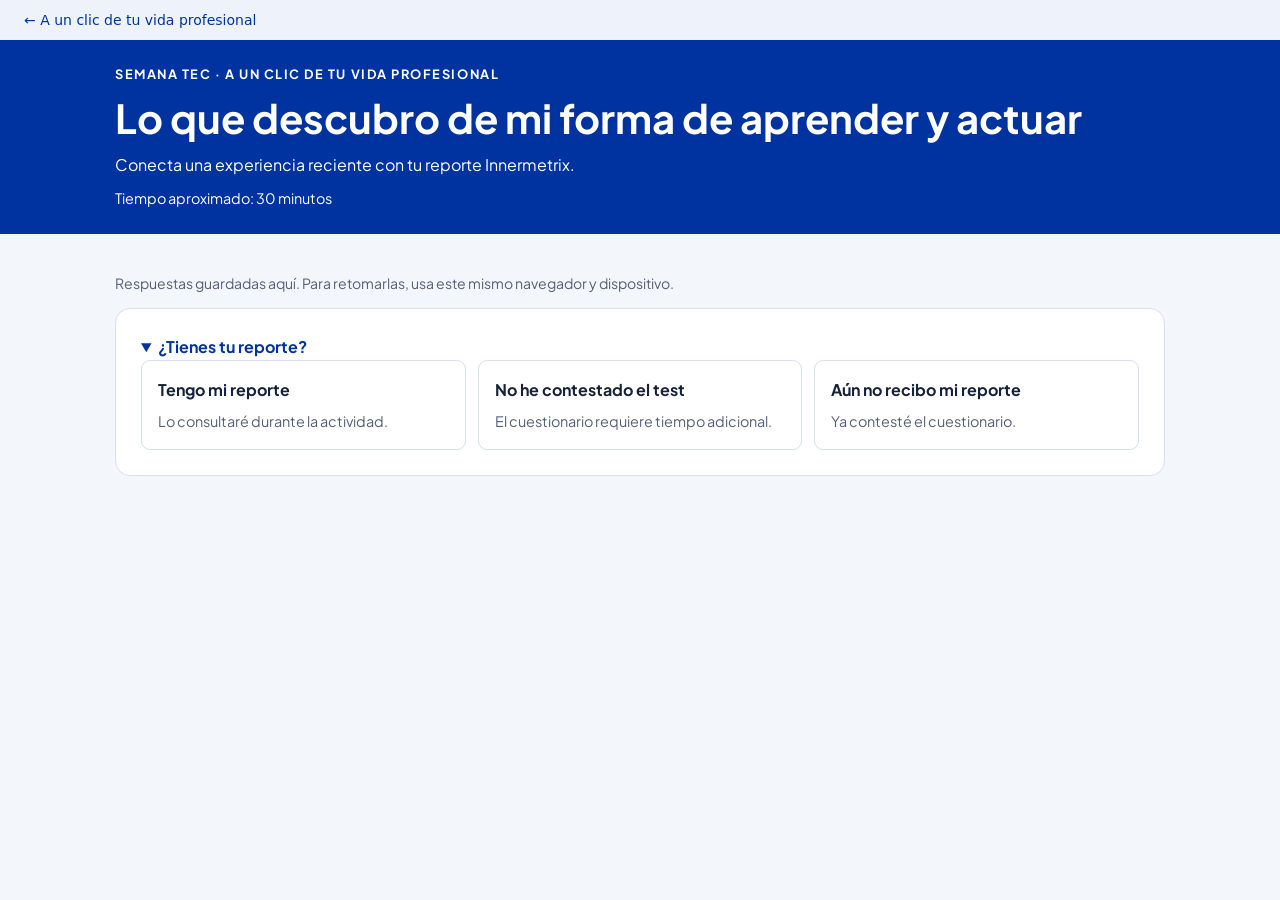
<file: docs/innermetrix/index.html>
<!doctype html>
<html lang="es"><head><meta charset="utf-8"><meta name="viewport" content="width=device-width,initial-scale=1"><title>Lo que descubro de mi forma de aprender y actuar · A un clic</title><style>@font-face{font-family:Jakarta;font-style:normal;font-weight:400;src:url([data-uri]) format('truetype');font-display:swap;}@font-face{font-family:Jakarta;font-style:normal;font-weight:700;src:url([data-uri]) format('truetype');font-display:swap;}
:root{--blue:#0033a0;--ink:#162239;--muted:#536077;--line:#d7dfec;--paper:#fff;--wash:#f3f6fb;--teal:#006d77}*{box-sizing:border-box}body{margin:0;background:var(--wash);color:var(--ink);font-family:Jakarta,system-ui,sans-serif;line-height:1.6}header{background:var(--blue);color:white;padding:36px max(22px,calc((100vw - 1050px)/2));}header p{max-width:740px;margin:10px 0}h1{font-size:clamp(1.9rem,5vw,3rem);line-height:1.18;margin:10px 0}h2{font-size:1.4rem;line-height:1.3}h3{font-size:1.1rem}a{color:var(--blue)}button,.button{font:inherit;cursor:pointer;border:1px solid var(--blue);border-radius:9px;padding:11px 17px;background:white;color:var(--blue);display:inline-block;text-decoration:none;font-weight:700}button.primary,.button.primary{background:var(--blue);color:white}button:focus-visible,a:focus-visible,input:focus-visible,textarea:focus-visible,select:focus-visible{outline:3px solid #eab308;outline-offset:3px}main{max-width:1094px;margin:auto;padding:24px 22px 55px}.eyebrow{text-transform:uppercase;letter-spacing:.12em;font-size:.8rem;font-weight:700}.meta{font-size:.9rem}.panel{background:white;border:1px solid var(--line);border-radius:15px;padding:25px;margin-bottom:20px}.panel h2{margin-top:0}.routes{display:grid;grid-template-columns:repeat(3,1fr);gap:12px}.route{text-align:left;border-color:var(--line);color:var(--ink);padding:16px}.route span{display:block;color:var(--muted);font-weight:400;font-size:.9rem;margin-top:7px}.route[aria-pressed=true]{border:2px solid var(--blue);background:#edf3ff}.notice{border-left:4px solid var(--teal);padding:12px 17px;background:#edf8f8;margin-top:18px}.small{font-size:.88rem;color:var(--muted)}.steps{display:flex;gap:8px;flex-wrap:wrap;margin:20px 0}.steps button{font-size:.9rem;border-color:var(--line);color:var(--muted);padding:9px 13px}.steps button[aria-current=step]{background:var(--blue);color:white;border-color:var(--blue)}.station{border-top:5px solid var(--teal)}.station-label{font-weight:700;color:var(--teal);font-size:.85rem}label{font-size:.95rem;font-weight:700;display:block;margin:18px 0 7px}textarea,input,select{font:inherit;width:100%;border:1px solid #aab8cc;border-radius:8px;background:#fcfdff;padding:11px;color:var(--ink)}textarea{min-height:110px;resize:vertical}input{min-height:46px}.field-row{display:grid;grid-template-columns:1fr 1fr;gap:20px}.tip{color:var(--muted);font-size:.9rem;margin:6px 0}.nav{display:flex;justify-content:space-between;gap:12px;margin-top:22px;flex-wrap:wrap}.check{display:flex;align-items:flex-start;gap:10px;font-weight:400}.check input{width:20px;min-height:20px;margin-top:4px;flex-shrink:0}.finish{background:#eef3ff}footer{max-width:1050px;margin:0 auto;padding:0 22px 30px;color:var(--muted);font-size:.82rem}.print-only{display:none}[hidden]{display:none!important}#save-status{min-height:24px;margin-bottom:12px}.report-answer{white-space:pre-wrap;overflow-wrap:anywhere;border-bottom:1px solid #ccd2dd;padding:5px 0 10px;min-height:25px}.report-block{margin:20px 0}.report-block h2{font-size:17px}.report-label{font-weight:bold;margin:10px 0 0}
@media(max-width:650px){.routes,.field-row{grid-template-columns:1fr}.panel{padding:18px}.steps button{flex:1 1 40%}header{padding-top:26px}.route{padding:12px}}
@media print{@page{size:A4;margin:17mm}body{background:white;font-family:Jakarta,Arial,sans-serif;font-size:11px;line-height:1.5}header,main,footer{display:none!important}.print-only{display:block!important}#report h1{font-size:24px}#report .report-block{break-inside:auto}#report h2,#report .report-label{break-after:avoid}#report .report-answer{orphans:3;widows:3}#report .report-meta{color:#555}}
 .locator{border-left:3px solid var(--teal);padding-left:14px}.summary-item{white-space:pre-wrap;overflow-wrap:anywhere}select{min-height:48px}h2:focus{outline:none}.panel p{max-width:85ch}.source{margin-bottom:24px}.notice p:first-child{margin-top:0}.notice p:last-child{margin-bottom:0}.identity label{margin-top:0}#pending-note{min-height:100px} @media print{.report-answer{overflow-wrap:anywhere}}

header{padding-top:24px;padding-bottom:24px}h1{font-size:clamp(1.8rem,4vw,2.5rem)}.steps{position:sticky;top:0;background:var(--wash);padding:10px 0;z-index:2}.steps button{flex:1}.steps button[aria-current=step]{color:white}.route[aria-pressed=true]{padding:15px}.summary-item{margin:4px 0 14px}.review-card{border-top:1px solid var(--line);padding-top:12px;margin-top:20px}.review-card h3{margin-bottom:4px}.optional{font-weight:400;color:var(--muted)}.progress{font-weight:700;color:var(--teal)}.print-actions{display:flex;gap:12px;flex-wrap:wrap}#export-preview{margin-top:24px;border-top:1px solid var(--line);padding-top:20px}.print-preview{background:white}.help-route{margin:0 0 18px;padding:12px 16px;background:#edf8f8;border-left:4px solid var(--teal)}@media(max-width:650px){.steps{position:static}.steps button{flex:1 1 30%}.route[aria-pressed=true]{padding:11px}}@media print{.report-block{margin:12px 0}.report-answer{white-space:pre-wrap}#report h2{font-size:15px}}
textarea::placeholder{color:#5b6575;opacity:1} .question-options{display:grid;grid-template-columns:repeat(3,1fr);gap:12px;margin:20px 0}.question-option{text-align:left;border-color:var(--line);color:var(--ink);font-weight:400}.question-option strong,.question-option span{display:block}.question-option span{margin-top:8px;font-size:.9rem}.question-option[aria-pressed=true]{border-color:var(--blue);background:#edf3ff;box-shadow:inset 0 0 0 1px var(--blue)}.reflection-help{margin:12px 0;color:var(--muted);font-size:.93rem}.reflection-help summary{cursor:pointer;color:var(--blue);width:fit-content}.reflection-help p{border-left:3px solid var(--line);padding-left:14px}.reflection-help summary:focus-visible{outline:3px solid #eab308;outline-offset:3px}@media(max-width:750px){.question-options{grid-template-columns:1fr}} #report-availability summary{cursor:pointer;color:var(--blue);font-weight:700}#report-availability:not([open]){padding:12px 18px}#change-question{font-size:.88rem;padding:6px 10px} .report-guide figure{margin:16px 0}.report-guide-scroll{overflow-x:auto;border:1px solid var(--line);border-radius:8px;background:white}.report-guide-image{position:relative;max-width:800px;min-width:620px;margin:auto}.report-guide-image img{display:block;width:100%;height:auto}.report-guide-mark{position:absolute;left:35.7%;top:61.3%;width:63%;height:33.1%;border:3px solid #006d77;border-radius:8px;box-shadow:0 0 0 4px rgba(0,109,119,.13);pointer-events:none}.report-guide-mark span{position:absolute;left:-3px;bottom:calc(100% + 5px);padding:3px 9px;border-radius:5px;background:#006d77;color:white;font-size:13px;font-weight:700;white-space:nowrap}.report-guide figcaption{font-size:.88rem;color:var(--muted);margin-top:10px}.report-guide-scroll:focus-visible{outline:3px solid #eab308;outline-offset:3px}.authorship{margin-top:24px;border-top:1px solid var(--line);padding-top:16px}.authorship p{font-size:.88rem} .location-schema{margin:18px 0}.schema-page{padding:20px;border:1px solid #bbc8da;border-radius:8px;background:white;max-width:650px}.schema-heading{font-weight:700;border-bottom:2px solid #bbc8da;padding-bottom:10px}.schema-general{margin:20px 0;color:#536077}.schema-lines{height:64px;margin-top:12px;background:repeating-linear-gradient(to bottom,#e4e9f0 0,#e4e9f0 5px,transparent 5px,transparent 16px)}.schema-bottom{display:grid;grid-template-columns:1fr 2fr;gap:18px;align-items:end}.schema-chart{height:130px;display:flex;gap:8px;align-items:end;border-bottom:1px solid #bbc8da;padding:0 14px}.schema-chart i{width:35%;height:70%;background:#b8c8db}.schema-chart i+i{height:90%;background:#d8e1ec}.schema-target{border:3px solid #006d77;padding:14px;border-radius:8px}.schema-target strong{color:#006d77}.schema-target p{border:0;padding:0;margin:10px 0}.schema-target ul{padding-left:18px;font-size:.85rem}.location-schema figcaption{font-size:.85rem;color:#536077;margin-top:10px}@media(max-width:500px){.schema-page{padding:12px}.schema-bottom{grid-template-columns:1fr 3fr;gap:8px}.schema-chart{padding:0 3px}.schema-target{padding:10px}} </style><style>.portal-return{padding:12px 24px;background:#eef3fb;font:14px system-ui,sans-serif}.portal-return a{color:#0033a0;text-decoration:none}.portal-return a:hover{text-decoration:underline}@media print{.portal-return{display:none!important}}</style></head><body><nav class="portal-return" aria-label="Volver a recursos"><a href="../">← A un clic de tu vida profesional</a></nav>
<header><div class="eyebrow">Semana Tec · A un clic de tu vida profesional</div><h1>Lo que descubro de mi forma de aprender y actuar</h1><p>Conecta una experiencia reciente con tu reporte Innermetrix.</p><div class="meta">Tiempo aproximado: 30 minutos</div></header>
<main>

<p class="small" id="save-status" role="status" aria-live="polite"></p>
<details class="panel" id="report-availability" open><summary id="route-summary">¿Tienes tu reporte?</summary>
<div class="routes" role="group" aria-label="Disponibilidad del reporte">
<button type="button" class="route" data-route="ready" aria-pressed="false">Tengo mi reporte<span>Lo consultaré durante la actividad.</span></button>
<button type="button" class="route" data-route="test" aria-pressed="false">No he contestado el test<span>El cuestionario requiere tiempo adicional.</span></button>
<button type="button" class="route" data-route="waiting" aria-pressed="false">Aún no recibo mi reporte<span>Ya contesté el cuestionario.</span></button></div>
<div id="test-info" class="notice" hidden><p>Tu docente indicará cuándo completar el cuestionario. Ese tiempo es adicional al de esta actividad.</p><a class="button" href="https://profiles.innermetrix.com/VO/ed3cbdb4/es" target="_blank" rel="noopener noreferrer">Abrir el test de Innermetrix</a><p>Puedes escribir sobre tu experiencia ahora y compararla con el reporte después. Cuando tengas el PDF, selecciona «Tengo mi reporte».</p></div>
<div id="waiting-info" class="notice" hidden><p>Revisa dónde te indicó tu docente que recibirías el reporte. Si aún no lo tienes, avísale antes de repetir el cuestionario. Puedes escribir sobre tu experiencia mientras lo recibes. Cuando tengas el PDF, selecciona «Tengo mi reporte».</p></div>
</details>
<div id="activity" hidden>
<nav class="steps" aria-label="Secciones de la actividad"><button type="button" data-step="0">1 · Experiencia</button><button type="button" data-step="1">2 · Comportamiento</button><button type="button" data-step="2">3 · Motivación</button><button type="button" data-step="3">4 · Cierre</button><button type="button" data-step="4">5 · Entrega</button></nav>
<section class="panel station" id="step-0"><div class="station-label">MI EXPERIENCIA</div><h2 tabindex="-1">Una experiencia que te dejó pensando</h2><p>Piensa en una evaluación o entrega reciente, o en otra experiencia que quieras comprender mejor. Elige una pregunta para explorarla.</p>
<p id="choice-help">Elige una pregunta y escribe tu reflexión.</p><div class="question-options" id="question-options" role="group" aria-label="Preguntas para explorar tu experiencia" aria-describedby="choice-help"><button type="button" class="question-option" data-question="¿Qué hiciste ante una dificultad en una tarea o evaluación y qué ocurrió después?" aria-pressed="false"><strong>Una dificultad</strong><span>¿Qué hiciste ante una dificultad en una tarea o evaluación y qué ocurrió después?</span></button><button type="button" class="question-option" data-question="¿Qué decisión tomaste al preparar una entrega y por qué elegiste esa opción?" aria-pressed="false"><strong>Una decisión</strong><span>¿Qué decisión tomaste al preparar una entrega y por qué elegiste esa opción?</span></button><button type="button" class="question-option" data-question="¿Qué ocurrió en una evaluación o entrega que te hizo reconsiderar cómo estudias o trabajas?" aria-pressed="false"><strong>Algo que reconsideraste</strong><span>¿Qué ocurrió en una evaluación o entrega que te hizo reconsiderar cómo estudias o trabajas?</span></button></div><input type="hidden" id="experience-question"><button type="button" id="change-question" hidden aria-controls="question-options" aria-expanded="false">Cambiar de pregunta</button><div id="experience-response" hidden><label for="experience" id="experience-label">Mi experiencia</label><textarea id="experience" aria-describedby="experience-help"></textarea><p class="tip" id="experience-help">Cuenta lo ocurrido y lo que te hizo pensar. Si no recuerdas una situación, puedes indicarlo.</p><details class="reflection-help"><summary>Ver un ejemplo</summary><p class="tip">El ejemplo puede ser de otra carrera; úsalo para observar el detalle, no para elegir tu tema.</p><p id="experience-example">Ejemplo ficticio · Negocios: Para una propuesta de negocio, decidí empezar con un solo segmento de clientes. Habíamos considerado tres, pero solo teníamos entrevistas de uno. Preferí justificar una propuesta acotada antes que presentar supuestos como si fueran resultados.</p></details>
</div><div class="nav"><span></span><button type="button" class="primary" data-step="1">Continuar a comportamiento</button></div></section>
<section class="panel station" id="step-1" hidden><div class="station-label">COMPORTAMIENTO</div><h2 tabindex="-1">Comparar con lo que hice</h2>
<div class="help-route pending-consultation" hidden>Puedes continuar y volver a esta sección cuando recibas tu reporte.</div>
<div class="consultation"><p class="locator"><strong>En tu PDF:</strong> busca <strong>Dominante, Influyente, Estable o Cauteloso</strong>. Elige uno de esos apartados y busca el bloque «Su puntuación muestra…». Lee las viñetas que aparecen debajo, junto a las barras.</p><p>Puedes encontrar coincidencias, diferencias o aspectos que el reporte no explica. Basta con consultar un apartado.</p>
<details class="reflection-help report-guide"><summary>Dónde encontrar tu descripción</summary>
<p>Localiza el bloque que comienza con <strong>«Su puntuación muestra…»</strong>, junto a las barras. <strong>Lee las viñetas que aparecen debajo</strong> y elige una frase para compararla con tu experiencia.</p>
<figure class="location-schema"><div class="schema-page" role="img" aria-label="Esquema de una página del reporte. Arriba están las explicaciones generales. Abajo, junto a las barras, está el bloque Su puntuación muestra y sus comentarios personales."><div class="schema-heading">Dimensión de comportamiento</div><div class="schema-general">Explicaciones generales de la dimensión<div class="schema-lines"></div></div><div class="schema-bottom"><div class="schema-chart" aria-hidden="true"><i></i><i></i></div><div class="schema-target"><strong>Busca aquí</strong><p>«Su puntuación muestra…»</p><ul><li>Comentario sobre tu perfil</li><li>Comentario sobre tu perfil</li><li>Comentario sobre tu perfil</li></ul></div></div></div><figcaption>Esquema de ubicación (no reproduce un resultado personal). Busca el bloque junto a las barras y lee las viñetas que siguen a «Su puntuación muestra…».</figcaption></figure>
</details>
<label for="behavior">Elige una frase del reporte. ¿Qué hiciste en tu experiencia que coincide con ella o muestra una diferencia?</label><textarea id="behavior" aria-describedby="behavior-help"></textarea><p class="tip" id="behavior-help">Puedes copiar una frase breve o contar la idea con tus palabras. Explica qué coincide o qué es diferente. Si no tienes un ejemplo para comparar, puedes decirlo.</p><details class="reflection-help"><summary>Otra pregunta para explorar</summary><p>¿Hubo algún momento en que actuaste de otra manera? ¿Qué estaba pasando?</p></details><details class="reflection-help"><summary>Ver un ejemplo</summary><p>Ejemplo ficticio · Negocios: Mi reporte dice: <em>«A usted le gustan nuevos enfoques y tomar una actitud inquisitiva y abierta en torno al cambio.»</em> En una propuesta de negocio, al principio quería atender tres segmentos de clientes. Una compañera sugirió concentrarnos en uno. Revisé las entrevistas que teníamos y acepté cambiar la propuesta porque solo contábamos con información suficiente de ese segmento. Me reconozco en la apertura al cambio, aunque primero necesité revisar la evidencia.</p></details>
<p class="notice">Si en dos minutos no encuentras el apartado o una frase que entiendas, anótalo y continúa.</p>
<label for="behavior-source">Apartado y página <span class="optional">· opcional</span></label><input id="behavior-source" placeholder="Nombre del apartado y página que consultaste"></div>
<div class="nav"><button type="button" data-step="0">Anterior</button><button type="button" class="primary" data-step="2">Continuar a motivación</button></div></section>
<section class="panel station" id="step-2" hidden><div class="station-label">MOTIVACIÓN</div><h2 tabindex="-1">Qué reconozco en mis valores y preferencias</h2>
<div class="help-route pending-consultation" hidden>Mientras recibes tu reporte, puedes contar una situación en la que reconociste algo que valoras. La comparación quedará pendiente.</div>
<div class="consultation"><p class="locator">Lee las descripciones del <strong>Resumen Ejecutivo de sus Valores</strong> y elige una que te represente o te invite a comparar con tu experiencia. Puedes usar la experiencia que ya contaste u otra situación reciente.</p><p class="tip">Puedes reconocer coincidencias, diferencias o matices. No es necesario elegir tu puntuación más alta.</p></div>
<label for="motivation" id="motivation-label">¿Qué reconoces de ti en esa descripción y en qué situación lo has notado?</label><textarea id="motivation" aria-describedby="motivation-help"></textarea><p class="tip" id="motivation-help">Menciona la idea del reporte y cuenta qué ocurrió en tu experiencia (también puedes señalar lo que no coincide).</p>
<details class="reflection-help consultation"><summary>Ver ejemplos</summary>
<p><strong>Humanidades (ejemplo ficticio)</strong></p><p>En mi reporte, Estética aparece con un puntaje alto. La descripción menciona <em>«la protección de su tiempo y espacio personal»</em>. Me reconozco en esa idea: durante la semana de entregas reservé un rato para cantar y pintar. Para mí, ese espacio fue importante para desconectarme antes de retomar el trabajo.</p>
<p><strong>Ingeniería (ejemplo ficticio)</strong></p><p>En Regulador, mi reporte menciona <em>«las necesidades de estructura y orden, sin paralizarse en su ausencia»</em>. En un proyecto propuse acordar fechas y responsabilidades antes de empezar. Cuando cambió una parte de la entrega, ajustamos los acuerdos. Reconozco que me ayuda tener una estructura, aunque no siempre pueda mantenerla igual.</p>
</details>
<div class="consultation"><p class="tip">Si ninguna descripción te permite hacer una conexión clara, puedes indicarlo y continuar.</p><label for="motivation-source">Valor y página <span class="optional">(opcional)</span></label><input id="motivation-source" placeholder="Nombre del valor y página consultada"></div>
<div class="nav"><button type="button" data-step="1">Anterior</button><button type="button" class="primary" data-step="3">Continuar al cierre</button></div></section>
<section class="panel station" id="step-3" hidden><div class="station-label">CIERRE</div><h2 tabindex="-1">Lo que quiero seguir explorando</h2><p>Relee lo que escribiste. Considera tanto las coincidencias como las diferencias y las dudas.</p><div id="closing-notes" aria-label="Mis respuestas completas"></div><details id="earlier-answers" class="reflection-help" hidden><summary>Respuestas que ya habías escrito</summary><label for="contribution">Mi aportación</label><textarea id="contribution"></textarea><label for="interest">Lo que me interesó</label><textarea id="interest"></textarea></details>
<label for="closing">¿Qué te ayuda a comprender esta experiencia sobre tu manera de actuar o sobre lo que te interesa?</label><textarea id="closing" aria-describedby="closing-help"></textarea><p class="tip" id="closing-help">Recupera algo que notaste o que quieras seguir explorando. Si aún no tienes el reporte, puedes partir de tu experiencia.</p><details class="reflection-help"><summary>Ver un ejemplo</summary><p>Ejemplo ficticio · Negocios: En esta entrega cambié mi propuesta cuando pude contrastarla con las entrevistas. Me ayuda a reconocer que la evidencia influyó en mi decisión. Quiero observar si hago lo mismo cuando tengo menos tiempo.</p></details>
<div class="nav"><button type="button" data-step="2">Anterior</button><button type="button" class="primary" data-step="4">Revisar y entregar</button></div></section>
<section class="panel finish" id="step-4" hidden><div class="station-label">ENTREGA</div><h2 tabindex="-1">Guardar mis respuestas</h2><section class="panel identity" aria-label="Datos de la actividad"><div class="field-row"><div><label for="name">Nombre</label><input id="name" autocomplete="name"></div><div><label for="date">Fecha</label><input id="date" type="date"></div></div></section><p>Revisa tus respuestas antes de guardarlas. Las diferencias, dudas y dificultades que anotaste también forman parte de tu trabajo.</p><p id="delivery-status" role="status" aria-live="polite"></p><div id="pending-delivery" class="notice" hidden>Este archivo es un avance. Falta comparar tu experiencia con el reporte; tu docente indicará cuándo completarlo.</div>
<ol><li>Selecciona «Guardar en PDF» y elige «Guardar como PDF» en la ventana de impresión.</li><li>Abre el archivo y comprueba que incluya tu nombre y todas tus respuestas.</li><li>Adjúntalo a la tarea indicada en Canvas y confirma el envío. No adjuntes tu reporte Innermetrix.</li></ol>
<div class="print-actions"><button type="button" class="primary" id="print-button">Guardar en PDF</button><button type="button" id="preview-button" aria-expanded="false" aria-controls="export-preview">Ver contenido para imprimir</button></div><p class="small">Si no se abre la ventana de impresión, selecciona «Ver contenido para imprimir» y copia tus respuestas en un documento para guardarlo como PDF.</p><p id="print-status" class="small" role="status"></p><div id="export-preview" class="print-preview" hidden></div>
<div class="nav"><button type="button" data-step="3">Volver al cierre</button></div><details class="reflection-help authorship" id="authorship"><summary>Autoría y permisos de uso</summary>
<p><strong>Autoría y diseño pedagógico</strong><br>Karen Ariadna Guzmán Vega, ME.<br><span id="author-affiliation">Mentoría y Bienestar<br>LiFE | Liderazgo y Formación Estudiantil<br>Tecnológico de Monterrey</span><br><a href="mailto:kareng@tec.mx">kareng@tec.mx</a></p>
<p>Actividad desarrollada para la Semana Tec «A un clic de tu vida profesional» (2026).</p>
<p><strong>Uso de la actividad</strong><br>Se permite utilizar y compartir el diseño y las consignas de esta actividad con fines educativos, conservando el reconocimiento de autoría. Para adaptarlos o incorporarlos a otros materiales, contacta a la autora en <a href="mailto:kareng@tec.mx">kareng@tec.mx</a>.</p>
<p><strong>Materiales de Innermetrix</strong><br>La autoría de esta actividad no implica propiedad sobre Innermetrix, su instrumento, sus reportes ni sus resultados. Las marcas y textos del reporte corresponden a sus respectivos titulares. Se utilizan aquí como referencia para la lectura del reporte personal; no están incluidos en los permisos de uso del diseño y las consignas de esta actividad.</p>
</details></section>
</div></main>
<article id="report" class="print-only"></article>

<script>
'use strict';
const storageKey='innermetrix_lectura_experiencia_2';
const $=id=>document.getElementById(id);
const fields=()=>Array.from(document.querySelectorAll('input,textarea'));
let route='',step=0;
const groups=[{title:'Mi experiencia',items:[['experience-question','La pregunta que elegí'],['experience','Mi experiencia'],['contribution','Mi aportación'],['interest','Lo que me interesó']]},{title:'Comportamiento',items:[['behavior','Lo que dice el reporte y mi experiencia'],['behavior-source','Apartado y página (opcional)']],consult:true},{title:'Motivación',items:[['motivation','Lo que dice el reporte y mi experiencia'],['motivation-source','Valor y página (opcional)']],consult:true}];
function add(parent,tag,text,cls){const e=document.createElement(tag);e.textContent=text;if(cls)e.className=cls;parent.append(e);return e}
function save(){try{localStorage.setItem(storageKey,JSON.stringify({route,step,values:Object.fromEntries(fields().map(e=>[e.id,e.value]))}));$('save-status').textContent='Respuestas guardadas aquí. Para retomarlas, usa este mismo navegador y dispositivo.'}catch{$('save-status').textContent='No se pudieron guardar tus respuestas. Cópialas o guárdalas en PDF antes de cerrar.'}}
function renderGroups(host){groups.forEach(g=>{const block=add(host,'section','','report-block review-card');add(block,'h2',g.title);if(g.consult&&route!=='ready')add(block,'p','Pendiente: comparar con el reporte cuando lo reciba.','report-answer');g.items.forEach(([id,label])=>{const v=$(id).value.trim();if(['experience-question','contribution','interest'].includes(id)&&!v)return;if(g.consult&&route!=='ready'&&!v)return;add(block,'p',label,'report-label');add(block,'p',v|| (id.endsWith('-source')?'Sin indicar (opcional).':'Sin responder.'),'report-answer')})})}
function summary(){const host=$('closing-notes');host.replaceChildren();renderGroups(host)}
function reviewStatus(){const required=[['name','Nombre'],['experience','Actividad y acción'],...(route==='ready'?[['behavior','Comparación de comportamiento']]:[]),['motivation','Mis valores y preferencias'],['closing','Cierre']];const missing=required.filter(([id])=>!$(id).value.trim()).map(([,label])=>label);$('delivery-status').textContent=missing.length?'Por revisar: '+missing.join(', ')+'. Si no pudiste responder algo, puedes indicar qué faltó.':route==='ready'?'Tus respuestas están listas para revisar y guardar.':'Tu experiencia y tu cierre están guardados. Falta compararlos con el reporte.';$('pending-delivery').hidden=route==='ready'}
function renderReport(host){host.replaceChildren();add(host,'h1','Lo que descubro de mi forma de aprender y actuar');add(host,'p','Semana Tec · A un clic de tu vida profesional','report-meta');add(host,'p','Nombre: '+($('name').value.trim()||'Sin indicar'));add(host,'p','Fecha: '+($('date').value||'Sin indicar'));if(route!=='ready')add(host,'p','AVANCE · Falta comparar con el reporte. '+(route==='test'?'Cuestionario sin contestar.':'Reporte aún no recibido.'));renderGroups(host);add(host,'h2','Mi observación o pregunta');add(host,'p',$('closing').value.trim()||'Sin responder.','report-answer')}
function refresh(){$('earlier-answers').hidden=!($('contribution').value.trim()||$('interest').value.trim());summary();reviewStatus();if(!$('export-preview').hidden)renderReport($('export-preview'))}
function showStep(n,focus=true){step=n;for(let i=0;i<5;i++)$('step-'+i).hidden=i!==n;document.querySelectorAll('.steps [data-step]').forEach(b=>{if(Number(b.dataset.step)===n)b.setAttribute('aria-current','step');else b.removeAttribute('aria-current')});if(n>=3)refresh();if(focus)$('step-'+n).querySelector('h2').focus();save()}
function selectRoute(r,focus=true){route=r;$('activity').hidden=false;$('report-availability').open=false;$('route-summary').textContent=({ready:'Tengo mi reporte',test:'Cuestionario pendiente',waiting:'Reporte pendiente'})[r]+' · Cambiar';$('motivation-label').textContent=r==='ready'?'¿Qué reconoces de ti en esa descripción y en qué situación lo has notado?':'¿Qué valoras al estudiar, trabajar o colaborar y en qué situación lo has notado?';$('motivation-help').textContent=r==='ready'?'Menciona la idea del reporte y cuenta qué ocurrió en tu experiencia (también puedes señalar lo que no coincide).':'Cuenta una situación reciente. Podrás compararla con tu reporte cuando lo recibas.';$('test-info').hidden=r!=='test';$('waiting-info').hidden=r!=='waiting';document.querySelectorAll('[data-route]').forEach(b=>b.setAttribute('aria-pressed',String(b.dataset.route===r)));document.querySelectorAll('.pending-consultation').forEach(e=>e.hidden=r==='ready');document.querySelectorAll('.consultation').forEach(e=>e.hidden=r!=='ready');refresh();save();if(focus)$('step-'+step).querySelector('h2').focus()}
try{const data=JSON.parse(localStorage.getItem(storageKey)||'null');if(data){fields().forEach(e=>{if(typeof data.values?.[e.id]==='string')e.value=data.values[e.id]});route=['ready','test','waiting'].includes(data.route)?data.route:'';step=Number.isInteger(data.step)&&data.step>=0&&data.step<5?data.step:0}}catch{}
if(!$('date').value){const now=new Date();$('date').value=now.getFullYear()+'-'+String(now.getMonth()+1).padStart(2,'0')+'-'+String(now.getDate()).padStart(2,'0')}
document.querySelectorAll('[data-route]').forEach(b=>b.addEventListener('click',()=>selectRoute(b.dataset.route)));document.querySelectorAll('[data-step]').forEach(b=>b.addEventListener('click',()=>showStep(Number(b.dataset.step))));
document.addEventListener('input',()=>{save();if(step===4)refresh()});document.addEventListener('change',save);window.addEventListener('pagehide',save);window.addEventListener('beforeprint',()=>renderReport($('report')));
$('preview-button').addEventListener('click',()=>{const open=$('export-preview').hidden;$('export-preview').hidden=!open;$('preview-button').setAttribute('aria-expanded',String(open));$('preview-button').textContent=open?'Ocultar contenido para imprimir':'Ver contenido para imprimir';if(open)renderReport($('export-preview'))});
$('print-button').addEventListener('click',async()=>{save();reviewStatus();renderReport($('report'));await document.fonts.ready;$('print-status').textContent='Después de guardar el PDF, ábrelo para revisarlo y entrégalo en Canvas.';window.print()});

const questionExamples={"¿Qué hiciste ante una dificultad en una tarea o evaluación y qué ocurrió después?": "Ingeniería: En una práctica de programación, el programa funcionaba con los datos del ejemplo, pero fallaba con otros. Probé casos por separado y encontré una condición que no había considerado. Corregí ese error, aunque no terminé todas las pruebas.", "¿Qué decisión tomaste al preparar una entrega y por qué elegiste esa opción?": "Negocios: Para una propuesta de negocio, decidí empezar con un solo segmento de clientes. Habíamos considerado tres, pero solo teníamos entrevistas de uno. Preferí justificar una propuesta acotada antes que presentar supuestos como si fueran resultados.", "¿Qué ocurrió en una evaluación o entrega que te hizo reconsiderar cómo estudias o trabajas?": "Derecho: Al preparar un examen, releí mis apuntes y sentí que dominaba el tema. Al resolver un caso de práctica, pude recordar las definiciones, pero no justificar cuál aplicaba. Eso me hizo cuestionar si releer era suficiente para prepararme."};
const previousQuestions={"¿Qué hiciste que ayudó a avanzar y en qué lo notaste?": "¿Qué hiciste ante una dificultad en una tarea o evaluación y qué ocurrió después?", "¿Qué tuviste que decidir o cambiar y qué tomaste en cuenta?": "¿Qué decisión tomaste al preparar una entrega y por qué elegiste esa opción?", "¿Qué descubriste o cuestionaste sobre tu manera de aprender o trabajar?": "¿Qué ocurrió en una evaluación o entrega que te hizo reconsiderar cómo estudias o trabajas?"};
function syncQuestion(){const selected=$('experience-question').value;document.querySelectorAll('[data-question]').forEach(b=>b.setAttribute('aria-pressed',String(b.dataset.question===selected)));$('experience-label').textContent=selected||'Mi experiencia';$('question-options').hidden=!!selected;$('choice-help').hidden=!!selected;$('change-question').hidden=!selected;$('change-question').setAttribute('aria-expanded',String(!selected));$('experience-response').hidden=!(selected||$('experience').value.trim());$('experience-example').textContent='Ejemplo ficticio · '+(questionExamples[selected]||questionExamples[previousQuestions[selected]]||Object.values(questionExamples)[1])}
document.querySelectorAll('[data-question]').forEach(b=>b.addEventListener('click',()=>{$('experience-question').value=b.dataset.question;syncQuestion();save();$('experience').focus()}));
$('change-question').addEventListener('click',()=>{const open=$('question-options').hidden;$('question-options').hidden=!open;$('choice-help').hidden=!open;$('change-question').setAttribute('aria-expanded',String(open))});
syncQuestion();
if(route)selectRoute(route,false);showStep(step,false);
</script></body></html>
</file>
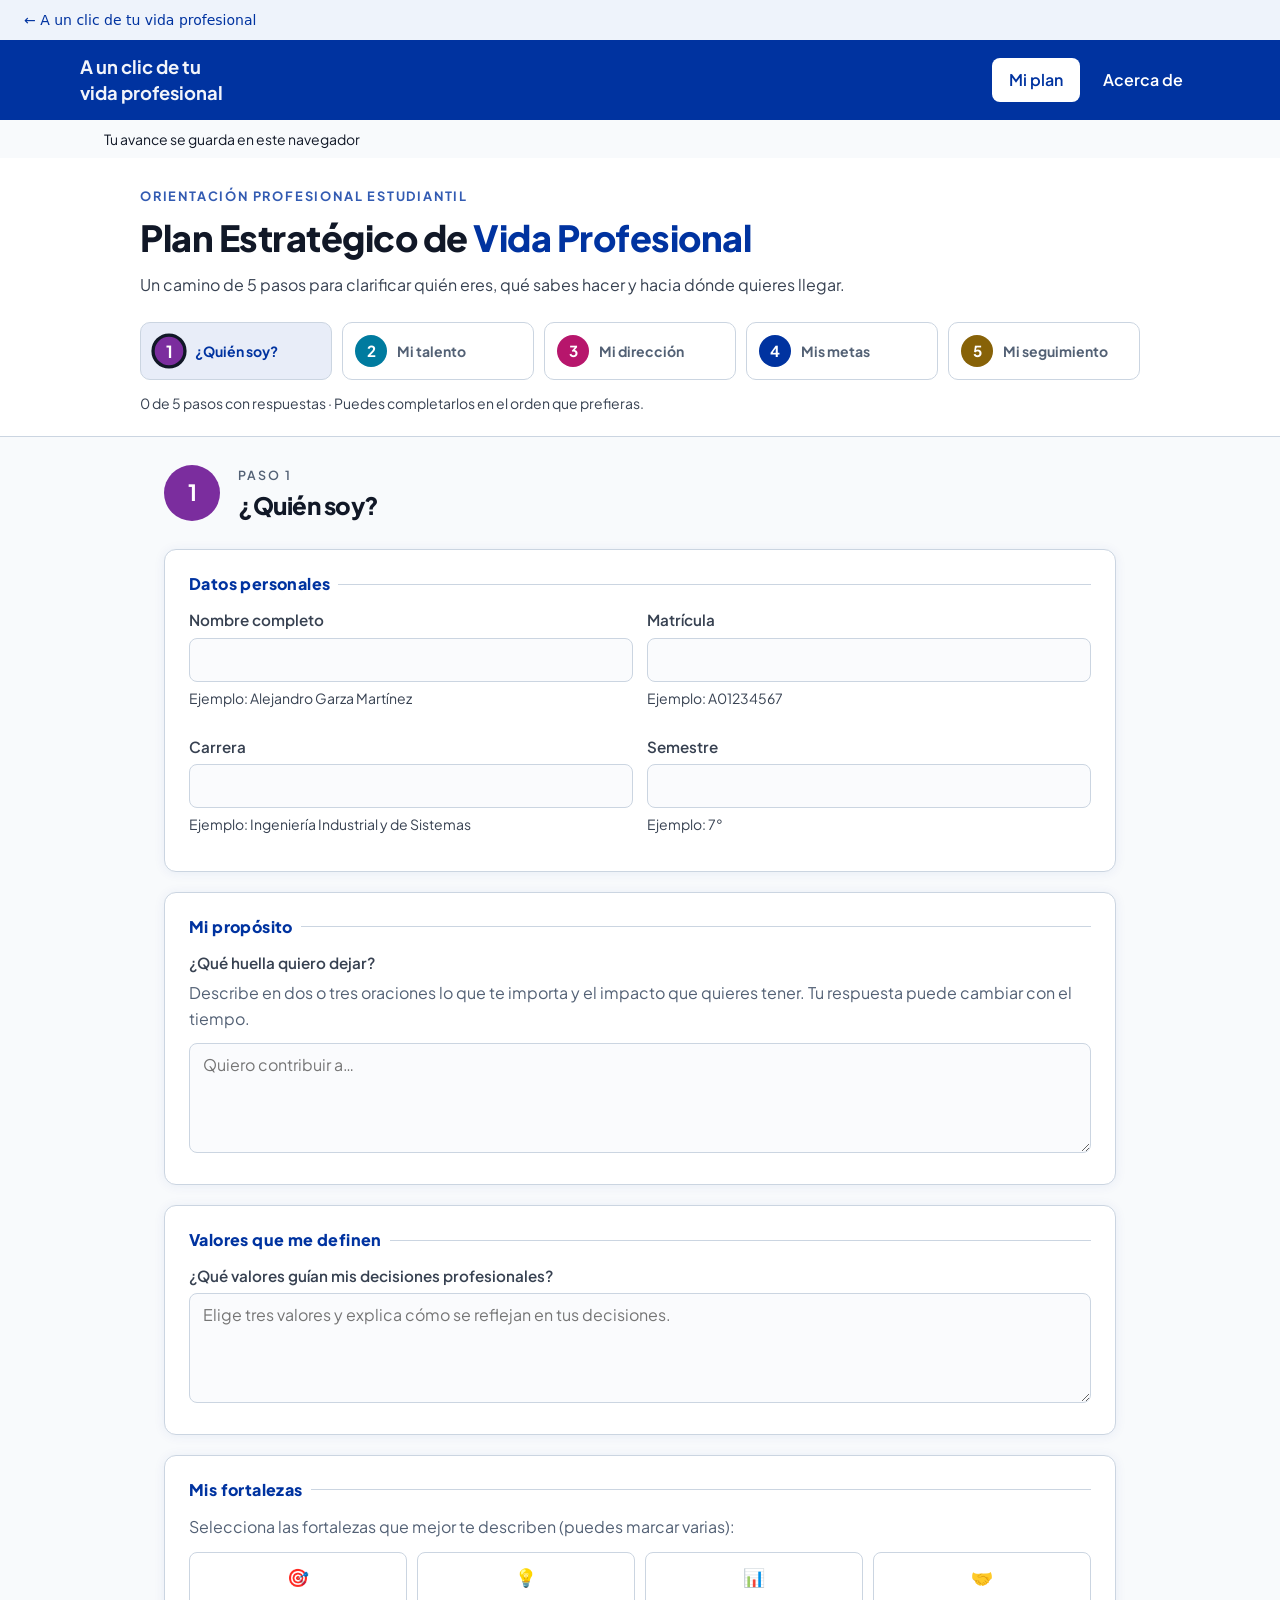
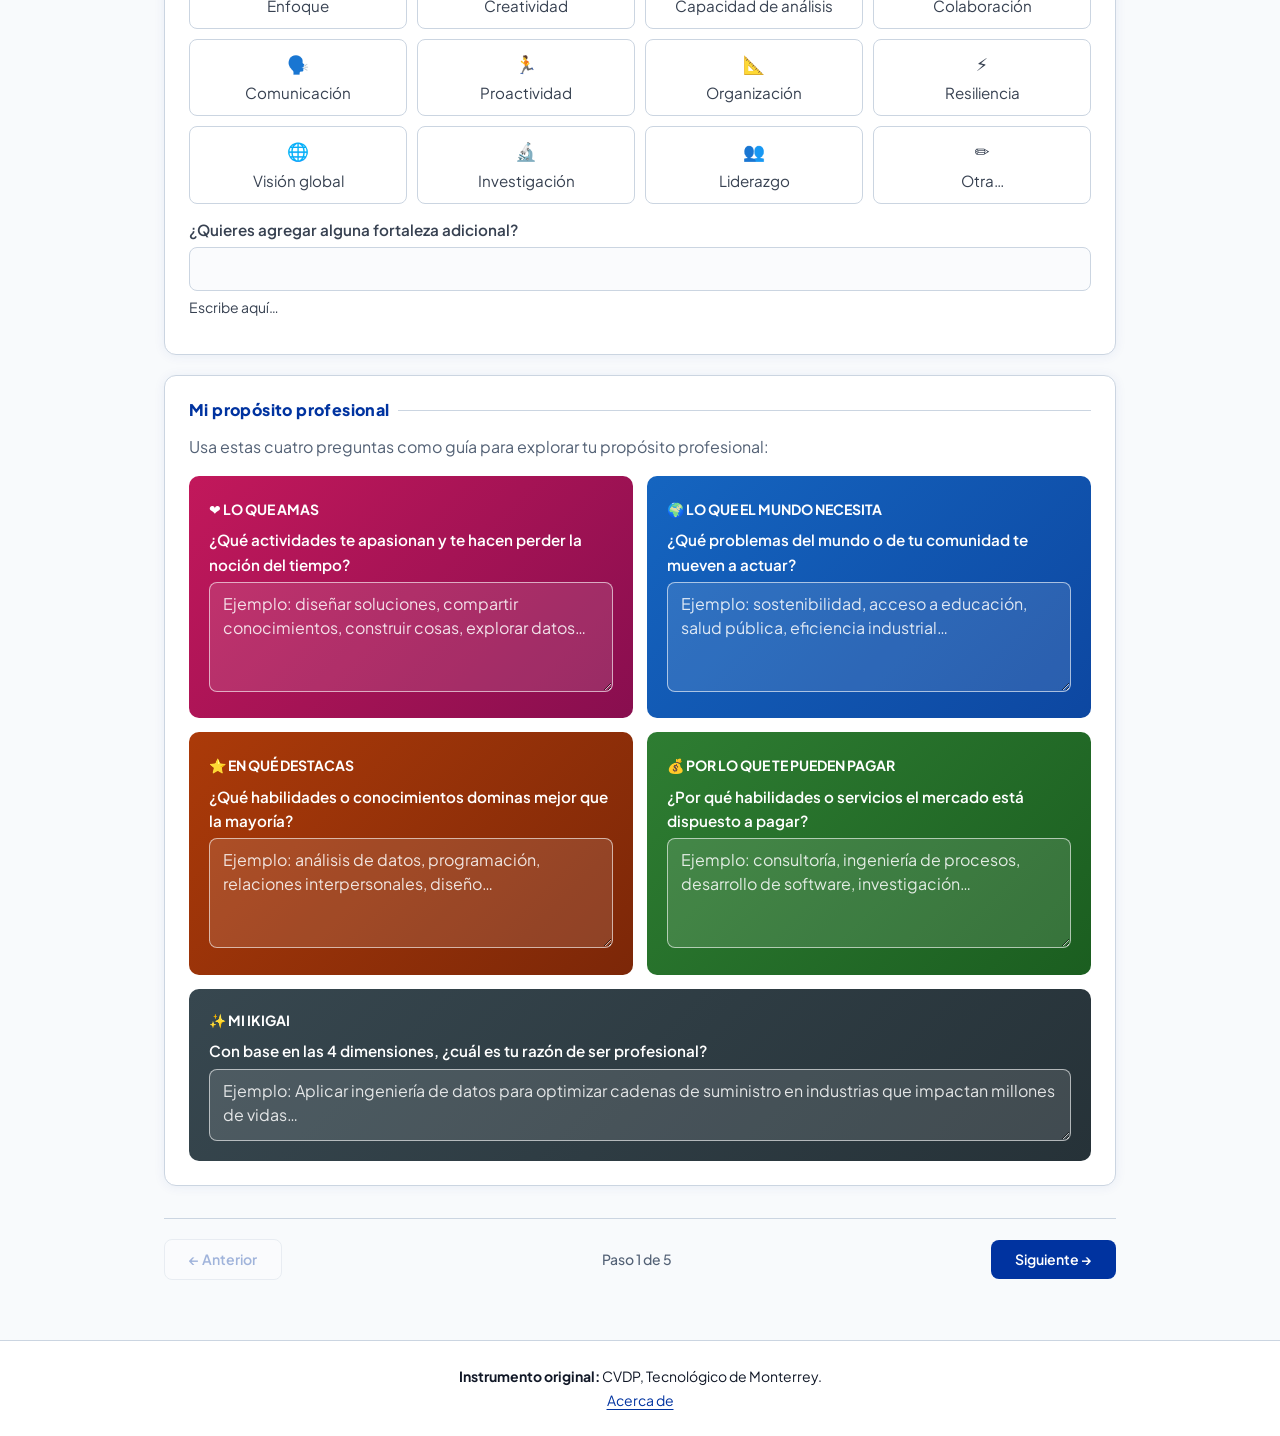
<file: docs/plan-estrategico/index.html>
<!DOCTYPE html>
<html lang="es">
<head>
    <meta charset="UTF-8">
    <meta name="viewport" content="width=device-width, initial-scale=1.0">
    <title>Plan Estratégico de Vida Profesional · A un clic</title>
    <meta name="description" content="Un camino de 5 pasos para clarificar quién eres, qué sabes hacer y hacia dónde quieres llegar. Elabora tu Plan Estratégico de Vida Profesional.">
    <link rel="icon" type="image/svg+xml" href="data:image/svg+xml,%3Csvg xmlns='http://www.w3.org/2000/svg' viewBox='0 0 32 32'%3E%3Crect width='32' height='32' rx='8' fill='%230033a0'/%3E%3Cpath d='M8 24L16 8L24 24M11 19h10' stroke='white' stroke-width='3' stroke-linecap='round' stroke-linejoin='round' fill='none'/%3E%3C/svg%3E">
    <style>
        :root {
            --tec-blue: #0033a0;
            --tec-blue-light: #e8edf8;
            --step1-color: #7b2d9e;
            --step2-color: #0096c7;
            --step3-color: #e91e8c;
            --step4-color: #0033a0;
            --step5-color: #b8860b;
            --text-dark: #111827;
            --text-mid: #374151;
            --text-light: #6b7280;
            --border: #cbd5e1;
            --bg: #f8fafc;
            --white: #ffffff;
            --radius: 12px;
            --shadow: 0 1px 12px rgba(0,51,160,0.07);
        }

        * { box-sizing: border-box; margin: 0; padding: 0; }

        body {
            font-family: 'Plus Jakarta Sans', system-ui, -apple-system, sans-serif;
            background: var(--bg);
            color: var(--text-dark);
            min-height: 100vh;
        }

        /* ── TOP BAR ── */
        .top-bar {
            background: var(--tec-blue);
            color: white;
            padding: 0 40px;
            display: flex;
            align-items: center;
            justify-content: space-between;
            min-height: 60px;
        }
        .top-bar-logo {
            font-family: 'Plus Jakarta Sans', sans-serif;
            font-size: 1rem;
            font-weight: 700;
            letter-spacing: .5px;
            opacity: .95;
        }
        .top-bar-sub {
            font-size: .78rem;
            opacity: .7;
            text-align: right;
        }
        .top-bar-actions {
            display: flex;
            gap: 10px;
        }
        .btn-top {
            padding: 7px 18px;
            border: none;
            border-radius: 6px;
            font-family: 'DM Sans', sans-serif;
            font-size: .82rem;
            font-weight: 600;
            cursor: pointer;
            transition: background .2s, transform .1s;
        }
        .btn-top:active { transform: scale(.97); }
        .btn-save {
            background: #fff;
            color: var(--tec-blue);
        }
        .btn-save:hover { background: #e0e9ff; }
        .btn-reset {
            background: rgba(255,255,255,.15);
            color: white;
            border: 1px solid rgba(255,255,255,.35);
        }
        .btn-reset:hover { background: rgba(255,255,255,.25); }

        /* ── HERO HEADER ── */
        .hero {
            background: #ffffff;
            color: var(--text-dark);
            text-align: center;
            padding: 44px 40px 36px;
            border-bottom: 1px solid var(--border);
        }
        .hero-eyebrow {
            font-size: .72rem;
            font-weight: 700;
            letter-spacing: 3px;
            text-transform: uppercase;
            color: var(--tec-blue);
            margin-bottom: 12px;
            opacity: .8;
        }
        .hero h1 {
            font-family: 'Plus Jakarta Sans', sans-serif;
            font-size: 2rem;
            font-weight: 800;
            line-height: 1.2;
            margin-bottom: 10px;
            color: var(--text-dark);
            letter-spacing: -.5px;
        }
        .hero h1 span {
            color: var(--tec-blue);
        }
        .hero-desc {
            font-size: .88rem;
            color: var(--text-mid);
            max-width: 500px;
            margin: 0 auto 28px;
            line-height: 1.65;
            font-weight: 400;
        }

        /* ── PROGRESS STEPS ── */
        .steps-nav {
            display: flex;
            justify-content: center;
            gap: 0;
            padding: 0 20px;
            position: relative;
        }
        .step-pill {
            display: flex;
            flex-direction: column;
            align-items: center;
            cursor: pointer;
            padding: 10px 16px 12px;
            border-radius: 10px;
            transition: background .2s;
            position: relative;
            min-width: 110px;
        }
        .step-pill:hover { background: var(--tec-blue-light); }
        .step-pill.active { background: var(--tec-blue-light); }
        .step-dot {
            width: 40px; height: 40px;
            border-radius: 50%;
            display: flex; align-items: center; justify-content: center;
            font-weight: 700; font-size: 1.05rem;
            color: white;
            margin-bottom: 6px;
            border: 3px solid transparent;
            transition: border-color .2s, transform .2s;
        }
        .step-pill.active .step-dot {
            border-color: var(--text-dark);
            transform: scale(1.1);
        }
        .step-dot-1 { background: var(--step1-color); }
        .step-dot-2 { background: var(--step2-color); }
        .step-dot-3 { background: var(--step3-color); }
        .step-dot-4 { background: var(--step4-color); }
        .step-dot-5 { background: var(--step5-color); }
        .step-label {
            font-size: .68rem;
            font-weight: 700;
            text-transform: uppercase;
            letter-spacing: .5px;
            color: var(--text-light);
            text-align: center;
            line-height: 1.3;
        }
        .step-pill.active .step-label { color: var(--tec-blue); }
        .step-connector {
            align-self: center;
            width: 20px; height: 2px;
            background: var(--border);
            flex-shrink: 0;
            margin-bottom: 20px;
        }

        /* ── MAIN CONTENT ── */
        .main {
            max-width: 860px;
            margin: 0 auto;
            padding: 36px 24px 60px;
        }

        /* ── SECTION CARDS ── */
        .step-section {
            display: none;
            animation: fadeIn .35s ease;
        }
        .step-section.visible { display: block; }
        @keyframes fadeIn {
            from { opacity: 0; transform: translateY(12px); }
            to   { opacity: 1; transform: translateY(0); }
        }

        .section-header {
            display: flex;
            align-items: center;
            gap: 18px;
            margin-bottom: 28px;
        }
        .section-badge {
            width: 56px; height: 56px;
            border-radius: 50%;
            display: flex; align-items: center; justify-content: center;
            font-size: 1.4rem; font-weight: 700;
            color: white;
            flex-shrink: 0;
        }
        .badge-1 { background: var(--step1-color); }
        .badge-2 { background: var(--step2-color); }
        .badge-3 { background: var(--step3-color); }
        .badge-4 { background: var(--step4-color); }
        .badge-5 { background: var(--step5-color); }
        .section-title-group {}
        .section-question {
            font-size: .78rem;
            font-weight: 600;
            letter-spacing: 2px;
            text-transform: uppercase;
            color: var(--text-light);
            margin-bottom: 4px;
        }
        .section-title {
            font-family: 'Plus Jakarta Sans', sans-serif;
            font-size: 1.5rem;
            font-weight: 800;
            color: var(--text-dark);
            letter-spacing: -.3px;
        }

        /* ── CARD ── */
        .card {
            background: var(--white);
            border-radius: var(--radius);
            box-shadow: var(--shadow);
            padding: 24px 28px;
            margin-bottom: 18px;
            border: 1px solid var(--border);
        }
        .card-title {
            font-size: .78rem;
            font-weight: 700;
            letter-spacing: 1.5px;
            text-transform: uppercase;
            color: var(--tec-blue);
            margin-bottom: 14px;
            display: flex;
            align-items: center;
            gap: 8px;
        }
        .card-title::after {
            content: '';
            flex: 1;
            height: 1px;
            background: var(--border);
        }

        /* ── FORM ELEMENTS ── */
        label {
            display: block;
            font-size: .8rem;
            font-weight: 600;
            color: var(--text-mid);
            margin-bottom: 5px;
            margin-top: 14px;
        }
        label:first-child { margin-top: 0; }
        input[type="text"],
        textarea,
        select {
            width: 100%;
            border: 1.5px solid var(--border);
            border-radius: 8px;
            padding: 9px 13px;
            font-family: 'DM Sans', sans-serif;
            font-size: .88rem;
            color: var(--text-dark);
            background: #fafbfd;
            transition: border-color .2s, box-shadow .2s;
            resize: vertical;
        }
        input[type="text"]:focus,
        textarea:focus,
        select:focus {
            outline: none;
            border-color: var(--tec-blue);
            box-shadow: 0 0 0 3px rgba(0,51,160,.1);
            background: white;
        }
        textarea { min-height: 80px; }

        /* ── IKIGAI GRID ── */
        .ikigai-grid {
            display: grid;
            grid-template-columns: 1fr 1fr;
            gap: 14px;
        }
        .ikigai-item {
            border-radius: 10px;
            padding: 16px;
            position: relative;
        }
        .ikigai-item label { margin-top: 0; color: white; opacity: .9; }
        .ikigai-item textarea { background: rgba(255,255,255,.15); border-color: rgba(255,255,255,.3); color: white; }
        .ikigai-item textarea::placeholder { color: rgba(255,255,255,.5); }
        .ikigai-item textarea:focus { background: rgba(255,255,255,.25); border-color: rgba(255,255,255,.7); box-shadow: none; }
        .ikigai-love { background: linear-gradient(135deg, #c2185b, #880e4f); }
        .ikigai-need { background: linear-gradient(135deg, #1565c0, #0d47a1); }
        .ikigai-good { background: linear-gradient(135deg, #e65100, #bf360c); }
        .ikigai-paid { background: linear-gradient(135deg, #2e7d32, #1b5e20); }
        .ikigai-center {
            grid-column: 1 / -1;
            background: linear-gradient(135deg, #37474f, #263238);
            border-radius: 10px;
            padding: 16px;
            display: flex;
            flex-direction: column;
            align-items: flex-start;
        }
        .ikigai-center label { color: white; opacity: .9; margin-top: 0; }
        .ikigai-center textarea { background: rgba(255,255,255,.12); border-color: rgba(255,255,255,.25); color: white; }
        .ikigai-center textarea::placeholder { color: rgba(255,255,255,.45); }
        .ikigai-center textarea:focus { background: rgba(255,255,255,.2); border-color: rgba(255,255,255,.6); box-shadow: none; }
        .ikigai-tag {
            display: inline-block;
            font-size: .65rem;
            font-weight: 700;
            letter-spacing: 1.5px;
            text-transform: uppercase;
            color: rgba(255,255,255,.6);
            margin-bottom: 8px;
        }

        /* ── TAGS / CHIPS ── */
        .chips-grid {
            display: flex;
            flex-wrap: wrap;
            gap: 8px;
            margin-top: 10px;
        }
        .chip-option {
            display: none;
        }
        .chip-label {
            display: inline-block;
            padding: 6px 14px;
            border-radius: 99px;
            border: 1.5px solid var(--border);
            font-size: .82rem;
            font-weight: 500;
            cursor: pointer;
            transition: all .2s;
            background: white;
            color: var(--text-mid);
            user-select: none;
        }
        .chip-option:checked + .chip-label {
            border-color: var(--tec-blue);
            background: var(--tec-blue);
            color: white;
        }
        .chip-label:hover { border-color: var(--tec-blue); color: var(--tec-blue); }

        /* ── AVENIDA CARDS ── */
        .avenida-grid {
            display: grid;
            grid-template-columns: repeat(3, 1fr);
            gap: 12px;
            margin-top: 10px;
        }
        .avenida-option { display: none; }
        .avenida-card {
            border: 2px solid var(--border);
            border-radius: 10px;
            padding: 16px 12px;
            text-align: center;
            cursor: pointer;
            transition: all .2s;
            background: white;
        }
        .avenida-card:hover { border-color: var(--step3-color); transform: translateY(-2px); }
        .avenida-option:checked + .avenida-card {
            border-color: var(--step3-color);
            background: #fff0f7;
            color: var(--step3-color);
        }
        .avenida-icon { font-size: 1.5rem; margin-bottom: 6px; }
        .avenida-name { font-size: .82rem; font-weight: 700; }
        .avenida-desc { font-size: .72rem; color: var(--text-light); margin-top: 2px; }
        .avenida-option:checked + .avenida-card .avenida-desc { color: var(--step3-color); opacity: .7; }

        /* ── METAS SMART ── */
        .metas-grid {
            display: grid;
            grid-template-columns: 1fr 1fr 1fr;
            gap: 14px;
        }
        .meta-card {
            border-radius: 10px;
            padding: 18px;
            display: flex;
            flex-direction: column;
            gap: 8px;
        }
        .meta-card-cp { background: #e8f5e9; border: 1.5px solid #c8e6c9; }
        .meta-card-mp { background: #e3f2fd; border: 1.5px solid #bbdefb; }
        .meta-card-lp { background: #f3e5f5; border: 1.5px solid #e1bee7; }
        .meta-card-title {
            font-weight: 700;
            font-size: .85rem;
            display: flex; align-items: center; gap: 8px;
        }
        .meta-card-cp .meta-card-title { color: #2e7d32; }
        .meta-card-mp .meta-card-title { color: #1565c0; }
        .meta-card-lp .meta-card-title { color: #6a1b9a; }
        .meta-card-sub { font-size: .72rem; color: var(--text-light); }
        .meta-card textarea { font-size: .82rem; min-height: 72px; }

        .smart-grid {
            display: grid;
            grid-template-columns: repeat(5, 1fr);
            gap: 10px;
            margin-top: 10px;
        }
        .smart-item {
            border-radius: 8px;
            padding: 12px 10px;
            text-align: center;
            background: var(--tec-blue-light);
            border: 1.5px solid #c5d4f0;
        }
        .smart-letter {
            font-family: 'Plus Jakarta Sans', sans-serif;
            font-size: 1.5rem;
            font-weight: 800;
            color: var(--tec-blue);
            line-height: 1;
        }
        .smart-word {
            font-size: .72rem;
            font-weight: 600;
            color: var(--tec-blue);
            text-transform: uppercase;
            letter-spacing: .5px;
            margin-bottom: 6px;
        }
        .smart-item textarea {
            font-size: .75rem;
            min-height: 58px;
            padding: 6px 8px;
        }

        /* ── FEEDBACK SECTION ── */
        .retroalimentación-mentor {
            display: grid;
            grid-template-columns: 1fr 1fr;
            gap: 14px;
        }
        .checklist {
            list-style: none;
            display: flex;
            flex-direction: column;
            gap: 10px;
        }
        .checklist li {
            display: flex;
            align-items: flex-start;
            gap: 10px;
            font-size: .88rem;
            color: var(--text-mid);
            line-height: 1.5;
        }
        .checklist input[type="checkbox"] {
            width: 18px; height: 18px;
            border-radius: 4px;
            flex-shrink: 0;
            margin-top: 1px;
            accent-color: var(--step5-color);
        }

        .revision-table {
            width: 100%;
            border-collapse: collapse;
            font-size: .83rem;
        }
        .revision-table th {
            background: var(--tec-blue-light);
            color: var(--tec-blue);
            font-weight: 700;
            font-size: .72rem;
            letter-spacing: .8px;
            text-transform: uppercase;
            padding: 9px 12px;
            border: 1px solid #c5d4f0;
            text-align: left;
        }
        .revision-table td {
            padding: 8px 10px;
            border: 1px solid var(--border);
            vertical-align: top;
        }
        .revision-table td input[type="text"] {
            border: none;
            background: transparent;
            padding: 2px 4px;
            font-size: .83rem;
        }
        .revision-table td input[type="text"]:focus {
            background: var(--tec-blue-light);
            border-radius: 4px;
            box-shadow: none;
        }
        .add-row-btn {
            margin-top: 8px;
            padding: 6px 14px;
            border: 1.5px dashed var(--border);
            border-radius: 6px;
            background: transparent;
            font-family: 'Plus Jakarta Sans', sans-serif;
            font-size: .78rem;
            color: var(--text-mid);
            cursor: pointer;
            transition: all .2s;
        }
        .add-row-btn:hover { border-color: var(--tec-blue); color: var(--tec-blue); background: var(--tec-blue-light); }

        /* ── STRENGTHS ── */
        .strengths-grid {
            display: grid;
            grid-template-columns: repeat(4, 1fr);
            gap: 10px;
        }
        .strength-item {
            border: 1.5px solid var(--border);
            border-radius: 8px;
            padding: 10px;
            text-align: center;
            font-size: .78rem;
            color: var(--text-mid);
            cursor: pointer;
            transition: all .2s;
            background: white;
            position: relative;
        }
        .strength-item.selected {
            border-color: var(--step1-color);
            background: #f5eaff;
            color: var(--step1-color);
            font-weight: 600;
        }
        .strength-item .s-icon { font-size: 1.1rem; margin-bottom: 3px; }

        /* ── NAV BOTTOM ── */
        .step-nav {
            display: flex;
            justify-content: space-between;
            align-items: center;
            margin-top: 32px;
            padding-top: 20px;
            border-top: 1px solid var(--border);
        }
        .nav-btn {
            padding: 10px 24px;
            border-radius: 8px;
            font-family: 'DM Sans', sans-serif;
            font-size: .88rem;
            font-weight: 600;
            cursor: pointer;
            border: none;
            transition: all .2s;
        }
        .nav-btn-prev {
            background: white;
            color: var(--tec-blue);
            border: 1.5px solid var(--border);
        }
        .nav-btn-prev:hover { background: var(--tec-blue-light); border-color: var(--tec-blue); }
        .nav-btn-next {
            background: var(--tec-blue);
            color: white;
        }
        .nav-btn-next:hover { background: #002277; }
        .nav-btn:disabled { opacity: .35; cursor: not-allowed; }
        .step-counter {
            font-size: .82rem;
            color: var(--text-light);
            font-weight: 500;
        }

        /* ── NOTICE BAR ── */
        .notice {
            background: #fffbea;
            border: 1px solid #f59e0b;
            border-radius: 8px;
            padding: 10px 16px;
            font-size: .8rem;
            color: #5c3d11;
            display: flex;
            gap: 8px;
            align-items: flex-start;
            margin-bottom: 18px;
        }

        /* ── INVENTORY TABLE ── */
        .inventory-tabs {
            display: flex;
            gap: 6px;
            margin-bottom: 14px;
            flex-wrap: wrap;
        }
        .inv-tab {
            padding: 5px 14px;
            border-radius: 99px;
            font-size: .78rem;
            font-weight: 600;
            cursor: pointer;
            border: 1.5px solid var(--border);
            background: white;
            color: var(--text-mid);
            transition: all .2s;
        }
        .inv-tab.active {
            background: var(--step2-color);
            border-color: var(--step2-color);
            color: white;
        }
        .inv-tab:hover:not(.active) { border-color: var(--step2-color); color: var(--step2-color); }
        .inv-panel { display: none; }
        .inv-panel.visible { display: block; }

        /* ── FOOTER ── */
        .page-footer {
            text-align: center;
            padding: 18px 40px 20px;
            border-top: 1px solid var(--border);
            background: var(--white);
            margin-top: 0;
        }
        .footer-inner {
            display: inline-flex;
            align-items: center;
            gap: 10px;
            flex-wrap: wrap;
            justify-content: center;
        }
        .footer-dot {
            width: 4px; height: 4px;
            border-radius: 50%;
            background: var(--tec-blue);
            opacity: .4;
            display: inline-block;
        }
        .footer-name {
            font-size: .78rem;
            font-weight: 700;
            color: var(--tec-blue);
            letter-spacing: .2px;
        }
        .footer-role {
            font-size: .75rem;
            font-weight: 500;
            color: var(--text-mid);
        }
        .footer-inst {
            font-size: .75rem;
            color: var(--text-light);
        }
        .footer-note {
            font-size: .72rem;
            color: var(--text-light);
            margin-top: 5px;
            font-style: italic;
        }

        /* ── PRINT ── */
        @media print {
            .no-print { display: none !important; }
            .step-section { display: block !important; }
            .main { padding: 0; max-width: 100%; }
            body { background: white; font-size: 9pt; color: #111; }
            .hero {
                background: white !important;
                border-bottom: 2px solid var(--tec-blue) !important;
                padding: 20px 30px 16px;
                -webkit-print-color-adjust: exact;
                print-color-adjust: exact;
            }
            .hero h1 { font-size: 1.4rem; color: #111 !important; }
            .hero-desc { color: #374151 !important; }
            .card { box-shadow: none; border: 1px solid #9ca3af; break-inside: avoid; }
            .top-bar { display: none !important; }
            .ikigai-item, .meta-card, .smart-item { -webkit-print-color-adjust: exact; print-color-adjust: exact; }
            .section-question { color: #374151 !important; }
            .card-title { color: #0033a0 !important; }
            .footer-inst { color: #374151 !important; }
            .footer-note { color: #374151 !important; }
            .page-footer { border-top: 1.5px solid #0033a0; }
        }
    /* Lectura, accesibilidad, móvil e impresión */
:root { --text-light:#536175; --step2-color:#007b9f; --step3-color:#b7166c; --step5-color:#876208; }
html { scroll-behavior:smooth; }
body,button,input,textarea,select { font-family:system-ui,-apple-system,BlinkMacSystemFont,"Segoe UI",sans-serif !important; }
body { font-size:1rem; line-height:1.6; }
[hidden] { display:none !important; }
a { color:var(--tec-blue); text-underline-offset:3px; }
button,select { font:inherit; }
button { line-height:1.35; }
button:focus-visible,a:focus-visible,select:focus-visible,summary:focus-visible { outline:3px solid #b45505; outline-offset:4px; }
h1,h2,h3 { line-height:1.25; }
.skip-link { position:absolute; top:-100px; left:16px; padding:12px; background:white; z-index:20; }
.skip-link:focus { top:12px; }
.top-bar { padding:14px max(24px,calc((100vw - 1120px)/2)); gap:24px; flex-wrap:wrap; }
.top-bar-logo { color:white; text-decoration:none; letter-spacing:0; font-size:1.15rem; }
.top-bar-logo { line-height:1.4; }
.top-bar-logo span { display:block; font-size:inherit; font-weight:inherit; }
.view-nav { display:flex; gap:6px; flex-wrap:wrap; }
.view-nav button { padding:10px 16px; color:white; background:transparent; border:1px solid transparent; border-radius:8px; font-weight:600; }
.view-nav button[aria-current="page"] { background:white; color:var(--tec-blue); }
.utility-bar { max-width:1120px; margin:auto; padding:12px 24px; display:flex; align-items:center; justify-content:space-between; gap:12px; flex-wrap:wrap; font-size:.875rem; }
.utility-actions { display:flex; flex-wrap:wrap; gap:8px; }
.utility-actions button,.legacy-notice button { background:white; color:var(--tec-blue); border:1px solid var(--border); border-radius:6px; padding:8px 12px; cursor:pointer; }
.utility-actions .danger-link { color:#933324; }
#save-status { max-width:440px; }
#save-status[data-state="error"] { color:#9d281c; font-weight:600; }
.legacy-notice { padding:16px 24px; background:#fff6d7; text-align:center; }
.hero { text-align:left; padding:28px max(24px,calc((100vw - 1000px)/2)) 22px; }
.hero h1 { font-size:clamp(1.6rem,3vw,2.25rem); max-width:760px; }
.hero-desc { max-width:760px; margin:12px 0 24px; font-size:1rem; }
.hero-eyebrow { font-size:.8rem; letter-spacing:1.8px; margin-bottom:10px; color:var(--tec-blue); font-weight:700; text-transform:uppercase; }
.steps-nav { justify-content:space-between; display:grid; grid-template-columns:repeat(5,minmax(0,1fr)); padding:0; gap:10px; }
.step-pill { min-width:0; border:1px solid var(--border); background:white; flex-direction:row; gap:10px; padding:12px; font:inherit; text-align:left; }
.step-dot { width:32px; height:32px; flex-shrink:0; margin:0; font-size:.95rem; }
.step-label { font-size:.875rem; text-transform:none; letter-spacing:0; text-align:left; }
.progress-copy { margin-top:12px; font-size:.875rem; color:var(--text-mid); }
.main { max-width:1000px; padding-top:28px; }
.card { margin-bottom:20px; padding:24px; min-width:0; }
.card-title { font-size:1rem; letter-spacing:.4px; text-transform:none; }
.card p,.field-help { font-size:1rem !important; }
.field-help { color:var(--text-light); margin:0 0 12px; }
label { font-size:.95rem; }
input[type="text"],textarea,select { font-size:1rem; line-height:1.5; }
textarea { min-height:110px; }
.strength-item { font:inherit; font-size:.95rem; }
.strength-item .s-icon { display:block; }
.ikigai-item,.ikigai-center { background:#f1f5fb; border:1px solid #ccd8ec; padding:20px; }
.ikigai-item label,.ikigai-center label { color:var(--text-dark) !important; opacity:1; }
.ikigai-item textarea,.ikigai-center textarea { background:white; color:var(--text-dark); border-color:#94a3b8; }
.ikigai-item textarea:focus,.ikigai-center textarea:focus { background:white; color:var(--text-dark); border-color:var(--tec-blue); }
.ikigai-item textarea::placeholder,.ikigai-center textarea::placeholder { color:#586779; }
.ikigai-tag,.ikigai-center .ikigai-tag { color:var(--tec-blue) !important; font-size:.875rem; opacity:1; letter-spacing:0; }
.avenida-grid { position:relative; }
.avenida-option { display:block; position:absolute; width:1px; height:1px; opacity:0; }
.avenida-option:focus-visible + .avenida-card { outline:3px solid #b45505; outline-offset:3px; }
.avenida-card { margin:0; }
.avenida-name { font-size:1rem; }
.avenida-desc { font-size:.875rem; }
.avenida-option:checked + .avenida-card .avenida-desc { color:#8b104e; opacity:1; }
.meta-card-title { font-size:1rem; }
.meta-card-sub,.smart-word,.step-counter { font-size:.875rem; }
.smart-grid { grid-template-columns:repeat(2,minmax(0,1fr)); }
.smart-item { text-align:left; padding:16px; }
.smart-item:last-child { grid-column:1/-1; }
.smart-item textarea,.meta-card textarea { font-size:1rem; min-height:100px; }
.inv-tab,.add-row-btn { font-size:.875rem; min-height:40px; }
.inventory-tabs { gap:8px; }
.revision-table { table-layout:fixed; }
.revision-table th { font-size:.875rem; letter-spacing:0; text-transform:none; overflow-wrap:anywhere; padding:10px; }
.revision-table td { padding:8px; }
.revision-table td input[type="text"] { font-size:1rem; min-width:0; }
.checklist li,.notice { font-size:1rem; }
.page-footer { font-size:.875rem; line-height:1.7; padding:24px; }
.footer-note { font-size:.8rem; font-style:normal; }
.report-toolbar { display:flex; justify-content:space-between; gap:24px; flex-wrap:wrap; margin-bottom:20px; }
.report-actions { display:flex; gap:10px; align-items:center; flex-wrap:wrap; }
.report-actions label { margin:0; }
.report-actions select { width:auto; }
.report-help { margin-bottom:24px; color:var(--text-mid); }
.report-document-title { margin-bottom:24px; padding-bottom:18px; border-bottom:2px solid var(--tec-blue); }
.report-document-title h2 { font-size:1.75rem; color:var(--tec-blue); margin-bottom:8px; }
#report-content .step-section { display:block; animation:none; }
#report-content .report-answer { background:#f8fafc; border-left:3px solid #c6d4ef; padding:10px 12px; margin:6px 0 12px; white-space:pre-wrap; overflow-wrap:anywhere; min-width:0; color:var(--text-dark); }
#report-content .pending { color:#596679; font-style:italic; }
#report-content .ikigai-grid,#report-content .metas-grid,#report-content .smart-grid { grid-template-columns:1fr; }
#report-content .strengths-grid { display:block; }
#report-content .strength-item { display:inline-block; margin:4px; }
#report-content .avenida-grid { display:block; }
#report-content .avenida-card { display:inline-block; max-width:100%; }
#report-content .revision-table .report-answer { background:none; border:0; padding:0; margin:0; }
#report-content .checklist .check-state { width:100px; flex-shrink:0; font-size:.875rem; font-weight:600; }
#report-content .section-header { margin-top:28px; }
.summary-grid { display:grid; grid-template-columns:1fr 1fr; gap:16px; }
.summary-item { padding:18px; border:1px solid var(--border); border-radius:10px; background:white; }
.summary-item h3 { font-size:1rem; color:var(--tec-blue); margin-bottom:10px; }
.about-view { max-width:850px; }
.about-lead { font-size:1.15rem; color:var(--text-mid); margin:20px 0 28px; }
.about-view h2 { font-size:1.25rem; margin-bottom:16px; }
.about-view p + p { margin-top:16px; }
.credits-list dt { font-weight:700; color:var(--tec-blue); margin-top:16px; }
.credits-list dd { margin:4px 0 20px; }
@media (max-width:760px) {
    .top-bar { gap:14px; padding:16px 20px; }
    .view-nav { width:100%; }
    .view-nav button { flex:1; padding:10px 8px; font-size:.875rem; }
    .utility-bar { padding:12px 20px; }
    .hero { padding:24px 20px 20px; }
    .steps-nav { grid-template-columns:1fr; gap:6px; }
    .step-pill { padding:8px 12px; }
    .step-dot { width:28px; height:28px; }
    .step-pill.active .step-dot { transform:none; }
    .main { padding:24px 16px 36px; }
    .card { padding:18px; }
    .card [style*="grid-template-columns"],.ikigai-grid,.metas-grid,.avenida-grid,.retroalimentación-mentor,.smart-grid,.summary-grid { grid-template-columns:1fr !important; }
    .strengths-grid { grid-template-columns:repeat(2,minmax(0,1fr)); }
    .section-title { font-size:1.4rem; }
    .section-badge { width:42px; height:42px; }
    .step-nav { flex-wrap:wrap; gap:12px; }
    .step-counter { order:3; width:100%; text-align:center; }
    .revision-table,.revision-table tbody,.revision-table tr,.revision-table td { display:block; width:100%; }
    .revision-table thead { position:absolute; width:1px; height:1px; overflow:hidden; clip-path:inset(50%); }
    .revision-table tbody tr { border:1px solid var(--border); border-radius:8px; padding:10px; margin-bottom:12px; }
    .revision-table td { border:0; padding:6px 0; }
    .revision-table td::before { content:attr(data-label); display:block; font-size:.875rem; font-weight:600; color:var(--tec-blue); }
    .revision-table td input[type="text"] { border:1px solid var(--border); padding:8px; }
}
@media (prefers-reduced-motion:reduce) { html { scroll-behavior:auto; } *,*::before,*::after { animation:none !important; transition:none !important; } }
@media print {
    @page { size:A4; margin:15mm; }
    body { background:white !important; font-size:10pt; line-height:1.45; }
    body > :not(#report-view):not(.page-footer) { display:none !important; }
    #report-view,#report-view[hidden] { display:block !important; max-width:none; margin:0; padding:0; }
    .no-print { display:none !important; }
    #report-content { color:#111; }
    #report-content .card { box-shadow:none; border:0; border-top:1px solid #bbc8df; border-radius:0; padding:12px 0; margin-bottom:14px; break-inside:auto; }
    #report-content .section-header { margin:18px 0 12px; break-after:avoid; }
    #report-content .section-title { font-size:16pt; }
    #report-content h3,#report-content label { break-after:avoid; }
    #report-content h3 { font-size:12pt; }
    #report-content label,#report-content p,#report-content .report-answer { font-size:10pt !important; }
    #report-content .report-answer { background:white; color:#111; border-left:2px solid #8fa7d0; padding:6px 10px; orphans:3; widows:3; }
    #report-content .ikigai-item,#report-content .ikigai-center,#report-content .meta-card,#report-content .smart-item { display:block; background:white !important; border:0; padding:8px 0; break-inside:auto; }
    #report-content .summary-grid { display:block; }
    #report-content .summary-item { border:0; padding:8px 0; }
    #report-content .revision-table { display:table; width:100%; table-layout:fixed; }
    #report-content .revision-table thead { display:table-header-group; position:static; width:auto; height:auto; clip-path:none; overflow:visible; }
    #report-content .revision-table tbody { display:table-row-group; }
    #report-content .revision-table tr { display:table-row; }
    #report-content .revision-table td,#report-content .revision-table th { display:table-cell; width:auto; padding:6px; font-size:9pt; border:1px solid #b5bfce; }
    #report-content .revision-table td::before { display:none; }
    #report-content .revision-table .report-answer { font-size:9pt !important; }
    #report-content .report-document-title h2 { font-size:18pt; }
    .page-footer { display:block !important; break-inside:avoid; font-size:8pt; padding:14px 0 0; }
    .footer-note { font-size:8pt; }
}
.step-section { animation:none; }
@media (max-width:760px) {
    .steps-nav { grid-template-columns:repeat(2,minmax(0,1fr)); }
    .step-pill:last-child { grid-column:1/-1; }
    .step-label { font-size:.85rem; }
}

    @font-face {font-family:'Plus Jakarta Sans';font-style:normal;font-weight:300;font-display:swap;src:url('../assets/plus-jakarta-sans-300.ttf') format('truetype');}
@font-face {font-family:'Plus Jakarta Sans';font-style:normal;font-weight:400;font-display:swap;src:url('../assets/plus-jakarta-sans-400.ttf') format('truetype');}
@font-face {font-family:'Plus Jakarta Sans';font-style:normal;font-weight:500;font-display:swap;src:url('../assets/plus-jakarta-sans-500.ttf') format('truetype');}
@font-face {font-family:'Plus Jakarta Sans';font-style:normal;font-weight:600;font-display:swap;src:url('../assets/plus-jakarta-sans-600.ttf') format('truetype');}
@font-face {font-family:'Plus Jakarta Sans';font-style:normal;font-weight:700;font-display:swap;src:url('../assets/plus-jakarta-sans-700.ttf') format('truetype');}
@font-face {font-family:'Plus Jakarta Sans';font-style:normal;font-weight:800;font-display:swap;src:url('../assets/plus-jakarta-sans-800.ttf') format('truetype');}

/* Identidad visual: tipografía y tarjetas recuperadas de la versión 2. */
body,button,input,textarea,select { font-family:'Plus Jakarta Sans',system-ui,-apple-system,sans-serif !important; }
.hero h1,.section-title { font-weight:800; letter-spacing:-.5px; }
.card-title { font-weight:800; }
@media screen {
 .ikigai-love { background:linear-gradient(135deg,#c2185b,#880e4f); }
 .ikigai-need { background:linear-gradient(135deg,#1565c0,#0d47a1); }
 .ikigai-good { background:linear-gradient(135deg,#ab3a09,#7c2708); }
 .ikigai-paid { background:linear-gradient(135deg,#2e7d32,#1b5e20); }
 .ikigai-center { background:linear-gradient(135deg,#37474f,#263238); }
 .ikigai-item,.ikigai-center { border:0; }
 .ikigai-item label,.ikigai-center label,.ikigai-tag,.ikigai-center .ikigai-tag { color:white !important; }
 .ikigai-item textarea,.ikigai-center textarea { background:rgba(255,255,255,.12); border-color:rgba(255,255,255,.6); color:white; }
 .ikigai-item textarea::placeholder,.ikigai-center textarea::placeholder { color:rgba(255,255,255,.85); }
 .ikigai-item textarea:focus,.ikigai-center textarea:focus { background:rgba(255,255,255,.2); border-color:white; color:white; }
 #report-content .ikigai-item .report-label,#report-content .ikigai-center .report-label { color:white; }
}


.about-credits,.about-responses { padding:24px 0; border-top:1px solid var(--border); }
.about-view { padding-top:36px; }
.about-view h2 { font-size:1.05rem; color:var(--tec-blue); }
.restart-options { margin-top:24px; font-size:.9rem; }
.restart-options summary { cursor:pointer; color:var(--text-mid); }
.restart-options p { margin:12px 0; }
.restart-button { background:white; border:1px solid #bba5a2; border-radius:6px; color:#933324; padding:9px 14px; cursor:pointer; }
.utility-bar { padding-top:8px; padding-bottom:8px; }
.top-bar { min-height:72px; }
</style>
<style>
textarea { overflow-y:hidden; }
.input-example { display:block; margin:6px 0 12px; font-size:.875rem; line-height:1.5; color:var(--text-mid); overflow-wrap:anywhere; }
input.has-example::placeholder { color:transparent; }
.revision-table input.has-example { border:1px solid #cbd5e1; border-radius:6px; background:#f8fafc; }
.meta-card { display:flex; flex-direction:column; }
.meta-card textarea { min-height:180px; }
@media print { .input-example { display:none; } }
</style>
<style>.portal-return{padding:12px 24px;background:#eef3fb;font:14px system-ui,sans-serif}.portal-return a{color:#0033a0;text-decoration:none}.portal-return a:hover{text-decoration:underline}@media print{.portal-return{display:none!important}}</style></head>
<body><nav class="portal-return" aria-label="Volver a recursos"><a href="../">← A un clic de tu vida profesional</a></nav>

<a class="skip-link" href="#workspace">Saltar al contenido</a>
<header class="top-bar no-print">
    <a class="top-bar-logo" href="#plan" onclick="showView('plan')">A un clic de tu <span>vida profesional</span></a>
    <nav class="view-nav" aria-label="Vistas del recurso">
        <button type="button" data-view="plan" onclick="showView('plan')" aria-current="page">Mi plan</button>
        <button type="button" data-view="about" onclick="showView('about')">Acerca de</button>
    </nav>
</header>
<div class="utility-bar no-print">
    <p id="save-status" role="status" aria-live="polite">Listo para comenzar</p>
</div>
<noscript><p class="notice">Activa JavaScript para editar, guardar y consultar tu plan.</p></noscript>
<!-- HERO -->
<div class="hero no-print" id="plan-intro">
    
    <div class="hero-eyebrow">Orientación Profesional Estudiantil</div>
    <h1>Plan Estratégico de <span>Vida Profesional</span></h1>
    <p class="hero-desc">Un camino de 5 pasos para clarificar quién eres, qué sabes hacer y hacia dónde quieres llegar.</p>

    <nav class="steps-nav" aria-label="Pasos del plan">
        <button type="button" class="step-pill active" onclick="goTo(1)" id="pill-1" aria-controls="step-1"><span class="step-dot step-dot-1">1</span><span class="step-label">¿Quién soy?</span></button>
        <button type="button" class="step-pill" onclick="goTo(2)" id="pill-2" aria-controls="step-2"><span class="step-dot step-dot-2">2</span><span class="step-label">Mi talento</span></button>
        <button type="button" class="step-pill" onclick="goTo(3)" id="pill-3" aria-controls="step-3"><span class="step-dot step-dot-3">3</span><span class="step-label">Mi dirección</span></button>
        <button type="button" class="step-pill" onclick="goTo(4)" id="pill-4" aria-controls="step-4"><span class="step-dot step-dot-4">4</span><span class="step-label">Mis metas</span></button>
        <button type="button" class="step-pill" onclick="goTo(5)" id="pill-5" aria-controls="step-5"><span class="step-dot step-dot-5">5</span><span class="step-label">Mi seguimiento</span></button>
    </nav>
    <p class="progress-copy" id="progress-copy">0 de 5 pasos con respuestas</p>
</div>

<!-- MAIN CONTENT -->
<main class="main" id="workspace" tabindex="-1">

    <!-- ══════════════════════════════════════════
         PASO 1: ¿QUIÉN SOY?
    ══════════════════════════════════════════ -->
    <div class="step-section visible" id="step-1">

        <div class="section-header">
            <div class="section-badge badge-1">1</div>
            <div class="section-title-group">
                <div class="section-question">Paso 1</div>
                <h2 class="section-title" tabindex="-1">¿Quién soy?</h2>
            </div>
        </div>

        <!-- Datos de identificación -->
        <div class="card">
            <h3 class="card-title">Datos personales</h3>
            <div style="display:grid;grid-template-columns:1fr 1fr;gap:14px;">
                <div>
                    <label>Nombre completo</label>
                    <input type="text" id="id-nombre" placeholder="Ejemplo: Alejandro Garza Martínez">
                </div>
                <div>
                    <label>Matrícula</label>
                    <input type="text" id="id-matricula" placeholder="Ejemplo: A01234567">
                </div>
                <div>
                    <label>Carrera</label>
                    <input type="text" id="id-carrera" placeholder="Ejemplo: Ingeniería Industrial y de Sistemas">
                </div>
                <div>
                    <label>Semestre</label>
                    <input type="text" id="id-semestre" placeholder="Ejemplo: 7°">
                </div>
            </div>
        </div>

        <div class="card">
            <h3 class="card-title">Mi propósito</h3>
            <label for="proposito">¿Qué huella quiero dejar?</label>
            <p class="field-help" id="proposito-help">Describe en dos o tres oraciones lo que te importa y el impacto que quieres tener. Tu respuesta puede cambiar con el tiempo.</p>
            <textarea id="proposito" aria-describedby="proposito-help" placeholder="Quiero contribuir a…"></textarea>
        </div>
        <div class="card">
            <h3 class="card-title">Valores que me definen</h3>
            <label for="valores">¿Qué valores guían mis decisiones profesionales?</label>
            <textarea id="valores" placeholder="Elige tres valores y explica cómo se reflejan en tus decisiones."></textarea>
        </div>
        <!-- Fortalezas -->
        <div class="card">
            <h3 class="card-title">Mis fortalezas</h3>
            <p style="font-size:.82rem;color:var(--text-light);margin-bottom:12px;">Selecciona las fortalezas que mejor te describen (puedes marcar varias):</p>
            <div class="strengths-grid" id="strengths-grid">
                <div class="strength-item" onclick="toggleStrength(this)"><div class="s-icon">🎯</div>Enfoque</div>
                <div class="strength-item" onclick="toggleStrength(this)"><div class="s-icon">💡</div>Creatividad</div>
                <div class="strength-item" onclick="toggleStrength(this)"><div class="s-icon">📊</div>Capacidad de análisis</div>
                <div class="strength-item" onclick="toggleStrength(this)"><div class="s-icon">🤝</div>Colaboración</div>
                <div class="strength-item" onclick="toggleStrength(this)"><div class="s-icon">🗣️</div>Comunicación</div>
                <div class="strength-item" onclick="toggleStrength(this)"><div class="s-icon">🏃</div>Proactividad</div>
                <div class="strength-item" onclick="toggleStrength(this)"><div class="s-icon">📐</div>Organización</div>
                <div class="strength-item" onclick="toggleStrength(this)"><div class="s-icon">⚡</div>Resiliencia</div>
                <div class="strength-item" onclick="toggleStrength(this)"><div class="s-icon">🌐</div>Visión global</div>
                <div class="strength-item" onclick="toggleStrength(this)"><div class="s-icon">🔬</div>Investigación</div>
                <div class="strength-item" onclick="toggleStrength(this)"><div class="s-icon">👥</div>Liderazgo</div>
                <div class="strength-item" onclick="toggleStrength(this)"><div class="s-icon">✏️</div>Otra…</div>
            </div>
            <div style="margin-top:14px;">
                <label>¿Quieres agregar alguna fortaleza adicional?</label>
                <input type="text" id="fortaleza-extra" placeholder="Escribe aquí…">
            </div>
        </div>

        <!-- IKIGAI -->
        <div class="card">
            <h3 class="card-title">Mi propósito profesional</h3>
            <p style="font-size:.82rem;color:var(--text-light);margin-bottom:16px;">Usa estas cuatro preguntas como guía para explorar tu propósito profesional:</p>
            <div class="ikigai-grid">
                <div class="ikigai-item ikigai-love">
                    <span class="ikigai-tag">❤️ Lo que amas</span>
                    <label>¿Qué actividades te apasionan y te hacen perder la noción del tiempo?</label>
                    <textarea id="ikigai-love" placeholder="Ejemplo: diseñar soluciones, compartir conocimientos, construir cosas, explorar datos…"></textarea>
                </div>
                <div class="ikigai-item ikigai-need">
                    <span class="ikigai-tag">🌍 Lo que el mundo necesita</span>
                    <label>¿Qué problemas del mundo o de tu comunidad te mueven a actuar?</label>
                    <textarea id="ikigai-need" placeholder="Ejemplo: sostenibilidad, acceso a educación, salud pública, eficiencia industrial…"></textarea>
                </div>
                <div class="ikigai-item ikigai-good">
                    <span class="ikigai-tag">⭐ En qué destacas</span>
                    <label>¿Qué habilidades o conocimientos dominas mejor que la mayoría?</label>
                    <textarea id="ikigai-good" placeholder="Ejemplo: análisis de datos, programación, relaciones interpersonales, diseño…"></textarea>
                </div>
                <div class="ikigai-item ikigai-paid">
                    <span class="ikigai-tag">💰 Por lo que te pueden pagar</span>
                    <label>¿Por qué habilidades o servicios el mercado está dispuesto a pagar?</label>
                    <textarea id="ikigai-paid" placeholder="Ejemplo: consultoría, ingeniería de procesos, desarrollo de software, investigación…"></textarea>
                </div>
                <div class="ikigai-center">
                    <span class="ikigai-tag" style="color:rgba(255,255,255,.7);">✨ Mi IKIGAI</span>
                    <label style="color:white;">Con base en las 4 dimensiones, ¿cuál es tu razón de ser profesional?</label>
                    <textarea id="ikigai-center" style="min-height:70px;" placeholder="Ejemplo: Aplicar ingeniería de datos para optimizar cadenas de suministro en industrias que impactan millones de vidas…"></textarea>
                </div>
            </div>
        </div>

        <div class="step-nav no-print">
            <button class="nav-btn nav-btn-prev" disabled>← Anterior</button>
            <span class="step-counter">Paso 1 de 5</span>
            <button class="nav-btn nav-btn-next" onclick="goTo(2)">Siguiente →</button>
        </div>
    </div>

    <!-- ══════════════════════════════════════════
         PASO 2: ¿CUÁL ES MI TALENTO?
    ══════════════════════════════════════════ -->
    <div class="step-section" id="step-2">

        <div class="section-header">
            <div class="section-badge badge-2">2</div>
            <div class="section-title-group">
                <div class="section-question">Paso 2</div>
                <h2 class="section-title" tabindex="-1">Mi talento</h2>
            </div>
        </div>

        <div class="notice">
            💡 Inventaria TODO lo que has hecho y aprendido. Cada elemento suma a tu perfil diferenciador.
        </div>

        <!-- Trayectoria tabs -->
        <div class="card">
            <h3 class="card-title">Mi trayectoria</h3>
            <div class="inventory-tabs">
                <div class="inv-tab active" onclick="switchTab(this,'tab-formativas')">🎓 Act. Formativas (LiFE)</div>
                <div class="inv-tab" onclick="switchTab(this,'tab-practicas')">💼 Prácticas / Empleos</div>
                <div class="inv-tab" onclick="switchTab(this,'tab-concursos')">🏆 Concursos</div>
                <div class="inv-tab" onclick="switchTab(this,'tab-emprend')">🚀 Emprendimientos</div>
            </div>

            <div class="inv-panel visible" id="tab-formativas">
                <table class="revision-table" id="tbl-formativas">
                    <thead><tr><th>Actividad / Organización</th><th>Rol</th><th>Periodo</th><th>Logro destacado</th></tr></thead>
                    <tbody>
                        <tr><td><input type="text" placeholder="Ejemplo: Sociedad estudiantil"></td><td><input type="text" placeholder="Ejemplo: VP Finanzas"></td><td><input type="text" placeholder="2024 a la fecha"></td><td><input type="text" placeholder="Ejemplo: +15% retorno presupuesto"></td></tr>
                        <tr><td><input type="text"></td><td><input type="text"></td><td><input type="text"></td><td><input type="text"></td></tr>
                    </tbody>
                </table>
                <button class="add-row-btn" onclick="addRow('tbl-formativas',4)">+ Agregar fila</button>
            </div>

            <div class="inv-panel" id="tab-practicas">
                <table class="revision-table" id="tbl-practicas">
                    <thead><tr><th>Empresa</th><th>Puesto</th><th>Periodo</th><th>Logro cuantificado</th></tr></thead>
                    <tbody>
                        <tr><td><input type="text" placeholder="Ejemplo: Amazon Logistics"></td><td><input type="text" placeholder="Ejemplo: Analista de Ops"></td><td><input type="text" placeholder="Enero de 2025 a la fecha"></td><td><input type="text" placeholder="Ejemplo: Reduje los tiempos de tránsito un 12 %"></td></tr>
                        <tr><td><input type="text"></td><td><input type="text"></td><td><input type="text"></td><td><input type="text"></td></tr>
                    </tbody>
                </table>
                <button class="add-row-btn" onclick="addRow('tbl-practicas',4)">+ Agregar fila</button>
            </div>

            <div class="inv-panel" id="tab-concursos">
                <table class="revision-table" id="tbl-concursos">
                    <thead><tr><th>Concurso / Hackathon</th><th>Organización</th><th>Año</th><th>Resultado</th></tr></thead>
                    <tbody>
                        <tr><td><input type="text" placeholder="Ejemplo: Talent Land"></td><td><input type="text" placeholder="Ejemplo: Jalisco Gov"></td><td><input type="text" placeholder="2024"></td><td><input type="text" placeholder="Ejemplo: 2° lugar nacional"></td></tr>
                        <tr><td><input type="text"></td><td><input type="text"></td><td><input type="text"></td><td><input type="text"></td></tr>
                    </tbody>
                </table>
                <button class="add-row-btn" onclick="addRow('tbl-concursos',4)">+ Agregar fila</button>
            </div>

            <div class="inv-panel" id="tab-emprend">
                <table class="revision-table" id="tbl-emprend">
                    <thead><tr><th>Proyecto / Empresa</th><th>Tu rol</th><th>Periodo</th><th>Tracción / Impacto</th></tr></thead>
                    <tbody>
                        <tr><td><input type="text" placeholder="Ejemplo: App de delivery local"></td><td><input type="text" placeholder="Ejemplo: Cofundación"></td><td><input type="text" placeholder="2023 a 2024"></td><td><input type="text" placeholder="Ejemplo: 500 personas usuarias en 3 meses"></td></tr>
                        <tr><td><input type="text"></td><td><input type="text"></td><td><input type="text"></td><td><input type="text"></td></tr>
                    </tbody>
                </table>
                <button class="add-row-btn" onclick="addRow('tbl-emprend',4)">+ Agregar fila</button>
            </div>
        </div>

        <!-- Habilidades -->
        <div class="card">
            <h3 class="card-title">Mis habilidades</h3>

            <label>Idiomas</label>
            <table class="revision-table" id="tbl-idiomas">
                <thead><tr><th>Idioma</th><th>Nivel (A1 a C2)</th><th>Certificación / Examen</th><th>Puntaje</th></tr></thead>
                <tbody>
                    <tr><td><input type="text" placeholder="Inglés"></td><td><input type="text" placeholder="C1"></td><td><input type="text" placeholder="TOEFL ITP"></td><td><input type="text" placeholder="620"></td></tr>
                    <tr><td><input type="text"></td><td><input type="text"></td><td><input type="text"></td><td><input type="text"></td></tr>
                </tbody>
            </table>
            <button class="add-row-btn" onclick="addRow('tbl-idiomas',4)" style="margin-bottom:16px;">+ Agregar idioma</button>

            <label>Certificaciones y cursos</label>
            <table class="revision-table" id="tbl-certs">
                <thead><tr><th>Certificación / Curso</th><th>Institución</th><th>Fecha</th></tr></thead>
                <tbody>
                    <tr><td><input type="text" placeholder="Ejemplo: Six Sigma Green Belt"></td><td><input type="text" placeholder="Ejemplo: Tec de Monterrey"></td><td><input type="text" placeholder="Mes / año"></td></tr>
                    <tr><td><input type="text"></td><td><input type="text"></td><td><input type="text"></td></tr>
                </tbody>
            </table>
            <button class="add-row-btn" onclick="addRow('tbl-certs',3)" style="margin-bottom:16px;">+ Agregar certificación</button>

            <label>Programas internacionales</label>
            <table class="revision-table" id="tbl-intl">
                <thead><tr><th>Universidad / Programa</th><th>País</th><th>Periodo</th><th>Tipo</th></tr></thead>
                <tbody>
                    <tr><td><input type="text" placeholder="Ejemplo: TU Munich"></td><td><input type="text" placeholder="Alemania"></td><td><input type="text" placeholder="Ago a Dic 2024"></td><td><input type="text" placeholder="Intercambio"></td></tr>
                    <tr><td><input type="text"></td><td><input type="text"></td><td><input type="text"></td><td><input type="text"></td></tr>
                </tbody>
            </table>
            <button class="add-row-btn" onclick="addRow('tbl-intl',4)">+ Agregar programa</button>

            <div style="margin-top:18px;">
                <label>Software y herramientas técnicas</label>
                <input type="text" id="software-skills" placeholder="Ejemplo: Python, SQL, Power BI, Excel Avanzado, AutoCAD, RStudio…">
                <label>Habilidades blandas destacadas</label>
                <input type="text" id="soft-skills" placeholder="Ejemplo: Liderazgo, pensamiento crítico, resolución de problemas complejos…">
            </div>
        </div>

        <div class="step-nav no-print">
            <button class="nav-btn nav-btn-prev" onclick="goTo(1)">← Anterior</button>
            <span class="step-counter">Paso 2 de 5</span>
            <button class="nav-btn nav-btn-next" onclick="goTo(3)">Siguiente →</button>
        </div>
    </div>

    <!-- ══════════════════════════════════════════
         PASO 3: ¿HACIA DÓNDE ME DIRIJO?
    ══════════════════════════════════════════ -->
    <div class="step-section" id="step-3">

        <div class="section-header">
            <div class="section-badge badge-3">3</div>
            <div class="section-title-group">
                <div class="section-question">Paso 3</div>
                <h2 class="section-title" tabindex="-1">¿Hacia dónde me dirijo?</h2>
            </div>
        </div>

        <div class="card">
            <h3 class="card-title">Mi avenida profesional</h3>
            <p style="font-size:.82rem;color:var(--text-light);margin-bottom:14px;">Selecciona la avenida principal que se alinea con tu propósito e IKIGAI:</p>
            <div class="avenida-grid">
                <input type="radio" name="avenida" id="av1" class="avenida-option">
                <label class="avenida-card" for="av1">
                    <div class="avenida-icon">💼</div>
                    <div class="avenida-name">Empleabilidad</div>
                    <div class="avenida-desc">Carrera profesional en empresa nacional</div>
                </label>

                <input type="radio" name="avenida" id="av2" class="avenida-option">
                <label class="avenida-card" for="av2">
                    <div class="avenida-icon">✈️</div>
                    <div class="avenida-name">Empleabilidad internacional</div>
                    <div class="avenida-desc">Carrera en empresa o país extranjero</div>
                </label>

                <input type="radio" name="avenida" id="av3" class="avenida-option">
                <label class="avenida-card" for="av3">
                    <div class="avenida-icon">🚀</div>
                    <div class="avenida-name">Emprendimiento</div>
                    <div class="avenida-desc">Crear y escalar tu propia empresa</div>
                </label>

                <input type="radio" name="avenida" id="av4" class="avenida-option">
                <label class="avenida-card" for="av4">
                    <div class="avenida-icon">🏢</div>
                    <div class="avenida-name">Empresa familiar</div>
                    <div class="avenida-desc">Incorporarte o liderar el negocio familiar</div>
                </label>

                <input type="radio" name="avenida" id="av5" class="avenida-option">
                <label class="avenida-card" for="av5">
                    <div class="avenida-icon">🎓</div>
                    <div class="avenida-name">Posgrado</div>
                    <div class="avenida-desc">Maestría, MBA o especialización</div>
                </label>

                <input type="radio" name="avenida" id="av6" class="avenida-option">
                <label class="avenida-card" for="av6">
                    <div class="avenida-icon">🔬</div>
                    <div class="avenida-name">Investigación</div>
                    <div class="avenida-desc">Doctorado o carrera académica</div>
                </label>

                <input type="radio" name="avenida" id="av8" class="avenida-option">
                <label class="avenida-card" for="av8">
                    <div class="avenida-icon" aria-hidden="true">💻</div>
                    <div class="avenida-name">Freelance</div>
                    <div class="avenida-desc">Trabajo independiente por proyectos o servicios</div>
                </label>

                <input type="radio" name="avenida" id="av7" class="avenida-option">
                <label class="avenida-card" for="av7" >
                    <div class="avenida-icon">💚</div>
                    <div class="avenida-name">Altruismo / Impacto Social</div>
                    <div class="avenida-desc">OSC, gobierno, sector social</div>
                </label>
            </div>
        </div>

        <div class="card">
            <h3 class="card-title">Mi elección</h3>
            <label>¿Por qué elegiste esta avenida? ¿Cómo conecta con tu IKIGAI y propósito de vida?</label>
            <textarea id="avenida-justif" style="min-height:90px;" placeholder="Explica en 3 a 5 oraciones la relación entre tu avenida elegida, tus fortalezas y el impacto que quieres generar…"></textarea>
            <label>¿Cuál sería un Plan B si esta avenida cambia?</label>
            <input type="text" id="plan-b" placeholder="Ejemplo: Si no consigo trabajo internacional, exploraré empresas multinacionales con base en México…">
        </div>

        <div class="step-nav no-print">
            <button class="nav-btn nav-btn-prev" onclick="goTo(2)">← Anterior</button>
            <span class="step-counter">Paso 3 de 5</span>
            <button class="nav-btn nav-btn-next" onclick="goTo(4)">Siguiente →</button>
        </div>
    </div>

    <!-- ══════════════════════════════════════════
         PASO 4: ¿QUÉ QUIERO LOGRAR?
    ══════════════════════════════════════════ -->
    <div class="step-section" id="step-4">

        <div class="section-header">
            <div class="section-badge badge-4">4</div>
            <div class="section-title-group">
                <div class="section-question">Paso 4</div>
                <h2 class="section-title" tabindex="-1">Mis metas</h2>
            </div>
        </div>

        <!-- Metas por plazo -->
        <div class="card">
            <h3 class="card-title">Mis metas</h3>
            <div class="metas-grid">
                <div class="meta-card meta-card-cp">
                    <div class="meta-card-title">🟢 Corto plazo</div>
                    <div class="meta-card-sub">Al graduarte</div>
                    <label style="margin-top:8px;">¿Qué quieres lograr al graduarte?</label>
                    <textarea id="meta-cp" placeholder="Ejemplo: Incorporarme como analista de operaciones en una empresa de manufactura en el área metropolitana de MTY con sueldo base de $X…"></textarea>
                </div>
                <div class="meta-card meta-card-mp">
                    <div class="meta-card-title">🔵 Mediano plazo</div>
                    <div class="meta-card-sub">5 años después de graduarte</div>
                    <label style="margin-top:8px;">¿Dónde quieres estar en 5 años?</label>
                    <textarea id="meta-mp" placeholder="Ejemplo: Liderar un equipo de mejora continua en una planta de clase mundial, con al menos 1 certificación internacional y haber participado en un proyecto de expansión…"></textarea>
                </div>
                <div class="meta-card meta-card-lp">
                    <div class="meta-card-title">🟣 Largo plazo</div>
                    <div class="meta-card-sub">10 a 15 años</div>
                    <label style="margin-top:8px;">¿Cuál es tu visión a largo plazo?</label>
                    <textarea id="meta-lp" placeholder="Ejemplo: Dirigir las operaciones de una empresa multinacional o fundar una consultoría especializada en transformación industrial…"></textarea>
                </div>
            </div>
        </div>

        <!-- SMART -->
        <div class="card">
            <h3 class="card-title">Mi meta SMART</h3>
            <p style="font-size:.82rem;color:var(--text-light);margin-bottom:4px;">Toma tu meta más importante (corto plazo) y verifica que cumpla cada criterio:</p>
            <div class="smart-grid">
                <div class="smart-item">
                    <div class="smart-letter">S</div>
                    <div class="smart-word">Específica</div>
                    <textarea id="smart-s" placeholder="¿Qué exactamente quiero lograr? ¿Quién, qué, dónde?"></textarea>
                </div>
                <div class="smart-item">
                    <div class="smart-letter">M</div>
                    <div class="smart-word">Medible</div>
                    <textarea id="smart-m" placeholder="¿Cómo sabré que lo logré? ¿Qué indicador o número?"></textarea>
                </div>
                <div class="smart-item">
                    <div class="smart-letter">A</div>
                    <div class="smart-word">Alcanzable</div>
                    <textarea id="smart-a" placeholder="¿Es realista con mis recursos y habilidades actuales?"></textarea>
                </div>
                <div class="smart-item">
                    <div class="smart-letter">R</div>
                    <div class="smart-word">Relevante</div>
                    <textarea id="smart-r" placeholder="¿Por qué es importante para mi propósito e IKIGAI?"></textarea>
                </div>
                <div class="smart-item">
                    <div class="smart-letter">T</div>
                    <div class="smart-word">Temporal</div>
                    <textarea id="smart-t" placeholder="¿Cuál es la fecha límite exacta para lograrlo?"></textarea>
                </div>
            </div>
            <div style="margin-top:16px;">
                <label>Meta SMART redactada (síntesis):</label>
                <textarea id="meta-smart-final" style="min-height:70px;" placeholder="Para [fecha exacta], habré [logro específico y medible] porque [relevancia]. Lo lograré mediante [acciones concretas]."></textarea>
            </div>
        </div>

        <!-- Pasos de acción -->
        <div class="card">
            <h3 class="card-title">Mis próximas acciones</h3>
            <table class="revision-table" id="tbl-acciones">
                <thead><tr><th>Acción concreta</th><th>Responsable</th><th>Recurso necesario</th><th>Fecha límite</th></tr></thead>
                <tbody>
                    <tr><td><input type="text" placeholder="Ejemplo: Actualizar CV y perfil de LinkedIn"></td><td><input type="text" placeholder="Yo"></td><td><input type="text" placeholder="Plantilla CVDP"></td><td><input type="text" placeholder="Fecha objetivo"></td></tr>
                    <tr><td><input type="text" placeholder="Ejemplo: Aplicar a 5 ofertas de trabajo por semana"></td><td><input type="text" placeholder="Yo"></td><td><input type="text" placeholder="LinkedIn, Indeed"></td><td><input type="text" placeholder="Cada semana"></td></tr>
                    <tr><td><input type="text"></td><td><input type="text"></td><td><input type="text"></td><td><input type="text"></td></tr>
                </tbody>
            </table>
            <button class="add-row-btn" onclick="addRow('tbl-acciones',4)">+ Agregar acción</button>
        </div>

        <div class="step-nav no-print">
            <button class="nav-btn nav-btn-prev" onclick="goTo(3)">← Anterior</button>
            <span class="step-counter">Paso 4 de 5</span>
            <button class="nav-btn nav-btn-next" onclick="goTo(5)">Siguiente →</button>
        </div>
    </div>

    <!-- ══════════════════════════════════════════
         PASO 5: ¿VOY BIEN?
    ══════════════════════════════════════════ -->
    <div class="step-section" id="step-5">

        <div class="section-header">
            <div class="section-badge badge-5">5</div>
            <div class="section-title-group">
                <div class="section-question">Paso 5</div>
                <h2 class="section-title" tabindex="-1">Mi seguimiento</h2>
            </div>
        </div>

        <div class="notice">
            🌟 Tu plan es tuyo y es tu decisión. Sin embargo, buscar retroalimentación de personas con experiencia similar enriquece tu perspectiva y te ayuda a detectar puntos ciegos.
        </div>

        <!-- Mentores -->
        <div class="card">
            <h3 class="card-title">Mi red de orientación</h3>
            <p style="font-size:.82rem;color:var(--text-light);margin-bottom:14px;">Identifica 2 a 3 personas que hayan recorrido un camino similar al tuyo y que puedan darte retroalimentación honesta:</p>
            <table class="revision-table" id="tbl-mentores">
                <thead><tr><th>Nombre</th><th>Relación / Contexto</th><th>Área de experiencia</th><th>¿Hubo contacto?</th></tr></thead>
                <tbody>
                    <tr><td><input type="text" placeholder="Ejemplo: Ing. Martínez"></td><td><input type="text" placeholder="Ejemplo: Docencia, trabajo"></td><td><input type="text" placeholder="Ejemplo: Cadena de suministro"></td><td><input type="text" placeholder="Sí / No"></td></tr>
                    <tr><td><input type="text"></td><td><input type="text"></td><td><input type="text"></td><td><input type="text"></td></tr>
                    <tr><td><input type="text"></td><td><input type="text"></td><td><input type="text"></td><td><input type="text"></td></tr>
                </tbody>
            </table>

            <div style="margin-top:16px;">
                <label>¿Qué preguntas específicas les harás? (prepara tu sesión)</label>
                <textarea id="preguntas-mentor" style="min-height:80px;" placeholder="Ejemplo: ¿Cuáles habilidades le recomendarías desarrollar a alguien que quiere entrar al área de operaciones? ¿Qué haría diferente en sus primeros 2 años?…"></textarea>
            </div>
            <div style="margin-top:10px;">
                <label>Principales aprendizajes tras las sesiones de retroalimentación:</label>
                <textarea id="aprendizajes-mentor" style="min-height:80px;" placeholder="Documenta aquí los aprendizajes más valiosos que recibiste…"></textarea>
            </div>
        </div>

        <!-- Checklist de validación -->
        <div class="card">
            <h3 class="card-title">Revisión de mi plan</h3>
            <ul class="checklist">
                <li><input type="checkbox" id="chk1"><label for="chk1" style="margin:0;font-weight:400;color:var(--text-mid);">Mi propósito de vida es claro y puedo explicarlo en 30 segundos.</label></li>
                <li><input type="checkbox" id="chk2"><label for="chk2" style="margin:0;font-weight:400;color:var(--text-mid);">Mi IKIGAI conecta lo que amo con mis habilidades y las necesidades del mercado.</label></li>
                <li><input type="checkbox" id="chk3"><label for="chk3" style="margin:0;font-weight:400;color:var(--text-mid);">Tengo inventariada mi trayectoria con logros cuantificados.</label></li>
                <li><input type="checkbox" id="chk4"><label for="chk4" style="margin:0;font-weight:400;color:var(--text-mid);">Mi avenida de desarrollo profesional está definida y justificada.</label></li>
                <li><input type="checkbox" id="chk5"><label for="chk5" style="margin:0;font-weight:400;color:var(--text-mid);">Mis metas a corto, mediano y largo plazo están redactadas en formato SMART.</label></li>
                <li><input type="checkbox" id="chk6"><label for="chk6" style="margin:0;font-weight:400;color:var(--text-mid);">Tengo un plan de acción con fechas concretas para los próximos 90 días.</label></li>
                <li><input type="checkbox" id="chk7"><label for="chk7" style="margin:0;font-weight:400;color:var(--text-mid);">He identificado al menos 2 personas con experiencia en mi área para solicitar retroalimentación.</label></li>
                <li><input type="checkbox" id="chk8"><label for="chk8" style="margin:0;font-weight:400;color:var(--text-mid);">He programado una revisión periódica de mi plan (al menos semestral).</label></li>
            </ul>
        </div>

        <!-- Revisiones periódicas -->
        <div class="card">
            <h3 class="card-title">Seguimiento de mi plan</h3>
            <p style="font-size:.82rem;color:var(--text-light);margin-bottom:14px;">Agenda revisiones regulares. Registra los ajustes que hagas al plan con el tiempo:</p>
            <table class="revision-table" id="tbl-revisiones">
                <thead><tr><th>Fecha de revisión</th><th>¿Qué avancé?</th><th>¿Qué ajusto?</th><th>Próxima revisión</th></tr></thead>
                <tbody>
                    <tr><td><input type="text" placeholder="Fecha de revisión"></td><td><input type="text" placeholder="Ejemplo: Conseguí primer empleo"></td><td><input type="text" placeholder="Ejemplo: Actualizar meta mediano plazo"></td><td><input type="text" placeholder="Próxima fecha"></td></tr>
                    <tr><td><input type="text"></td><td><input type="text"></td><td><input type="text"></td><td><input type="text"></td></tr>
                    <tr><td><input type="text"></td><td><input type="text"></td><td><input type="text"></td><td><input type="text"></td></tr>
                </tbody>
            </table>
            <button class="add-row-btn" onclick="addRow('tbl-revisiones',4)">+ Agregar revisión</button>

            <div style="margin-top:18px;">
                <label>Reflexión final: ¿Qué compromisos adquieres para tu desarrollo profesional hoy?</label>
                <textarea id="compromiso-final" style="min-height:90px;" placeholder="Escribe un párrafo de compromiso personal. Este es el cierre de tu plan estratégico…"></textarea>
            </div>
        </div>

        <div class="card download-card no-print" style="background:var(--tec-blue);color:white;text-align:center;border:none;">
            <div style="font-family:'Plus Jakarta Sans',sans-serif;font-size:1.3rem;font-weight:800;margin-bottom:8px;letter-spacing:-.3px;">Mi siguiente paso</div>
            <p style="font-size:.9rem;opacity:.85;margin-bottom:18px;">Conserva una copia de tu plan. En la ventana de impresión, elige «Guardar como PDF».</p>
            <button class="btn-top btn-save" style="display:inline-block;padding:10px 28px;font-size:.9rem;" onclick="imprimirPlan()">Descargar mi plan</button>
        </div>

        <div class="step-nav no-print">
            <button class="nav-btn nav-btn-prev" onclick="goTo(4)">← Anterior</button>
            <span class="step-counter">Paso 5 de 5</span>

        </div>
    </div>

</main><!-- /main -->

<section id="report-view" class="main" hidden aria-label="Plan para descargar">
    <article id="report-content"></article>
</section>
<section id="about-view" class="main about-view" hidden aria-labelledby="about-title">
    <h1 id="about-title" tabindex="-1">Acerca de</h1>
    <p class="about-lead">Esta herramienta apoya la reflexión y la elaboración del Plan Estratégico de Vida Profesional en el curso «A un clic de tu vida profesional». Su propósito es ayudarte a reconocer tus fortalezas, definir metas y organizar tus próximos pasos.</p>
    <div class="about-credits">
        <h2>Créditos</h2>
        <p><strong>Instrumento original:</strong> Centro de Vinculación y Desarrollo Profesional del Tecnológico de Monterrey.</p>
        <p><strong>Diseño de la experiencia formativa:</strong> Equipo de diseño de la Semana Tec «A un clic de tu vida profesional».</p>
        <p><strong>Adaptación digital:</strong> Impulsada y desarrollada por Karen Ariadna Guzmán Vega, ME., como apoyo a su práctica docente en el curso.</p>
        <p>La reproducción, adaptación y distribución de los contenidos y del software están sujetas a los derechos y autorizaciones aplicables. Esta página no otorga una licencia de reutilización.</p>
    </div>
    <div class="about-responses">
        <h2>Tus respuestas</h2>
        <p>Tu avance se guarda en este navegador cuando el almacenamiento está disponible. No se envía a un servidor ni se sincroniza entre dispositivos.</p>
        <p>Si borras los datos del navegador o cambias de dispositivo o dirección web, tu avance no estará disponible. Al finalizar, puedes descargar tu plan en PDF.</p>
        <details class="restart-options">
            <summary>Empezar de nuevo</summary>
            <p>Se borrarán las respuestas guardadas en este navegador.</p>
            <button class="restart-button" type="button" onclick="resetData()">Borrar mis respuestas</button>
        </details>
    </div>
</section>
<footer class="page-footer">
    <p><strong>Instrumento original:</strong> CVDP, Tecnológico de Monterrey.</p>
    <a class="no-print" href="#about" onclick="showView('about')">Acerca de</a>
</footer>
<script>
'use strict';
const STORAGE_KEY = 'plan_vida_profesional_cvdp_v3';
const tables = ['tbl-formativas','tbl-practicas','tbl-concursos','tbl-emprend','tbl-idiomas','tbl-certs','tbl-intl','tbl-acciones','tbl-mentores','tbl-revisiones'];
const workspace = document.getElementById('workspace');
const tableExamples=Object.fromEntries(tables.map(id=>[id,Array.from(document.querySelectorAll('#'+id+' tbody tr:first-child input'),el=>el.placeholder)]));
const tableMinimum = Object.fromEntries(tables.map(id => [id,document.querySelector('#'+id+' tbody').rows.length]));
let currentStep = 1;
let currentView = 'plan';
let saveTimer;
function status(message,error=false) {
    const node=document.getElementById('save-status');
    node.textContent=message;
    node.dataset.state=error?'error':'ok';
}
function upgradeButtons(selector,pressed=false) {
    workspace.querySelectorAll(selector).forEach(old=>{
        const button=document.createElement('button');
        for(const attr of old.attributes) button.setAttribute(attr.name,attr.value);
        button.type='button';
        while(old.firstChild) button.appendChild(old.firstChild);
        if(pressed) button.setAttribute('aria-pressed','false');
        old.replaceWith(button);
    });
}
function labelTable(id) {
    const table=document.getElementById(id);
    const headers=Array.from(table.querySelectorAll('thead th'),th=>th.textContent.trim());
    table.querySelectorAll('thead th').forEach(th=>th.scope='col');
    table.querySelectorAll('tbody tr').forEach((row,ri)=>{
        row.querySelectorAll('td').forEach((td,ci)=>{
            td.dataset.label=headers[ci];
            const input=td.querySelector('input');
            if(input) input.setAttribute('aria-label',headers[ci]+', fila '+(ri+1));
        });
    });
}
function configureAccessibility() {
    upgradeButtons('.strength-item',true);
    upgradeButtons('.inv-tab',true);
    workspace.querySelectorAll('label:not([for])').forEach(label=>{
        const next=label.nextElementSibling;
        if(next?.matches('input[id],textarea[id],select[id]')) label.htmlFor=next.id;
    });
    workspace.querySelectorAll('input[type="text"][id],textarea[id]').forEach(el=>{
        if(el.labels.length) return;
        const group=el.closest('.smart-item,.meta-card,.card');
        const heading=group?.querySelector('.smart-word,.meta-card-title,.card-title');
        el.setAttribute('aria-label',heading?.textContent.trim() || el.placeholder || 'Respuesta');
    });
    workspace.querySelectorAll('button').forEach(el=>el.type='button');
    tables.forEach(labelTable);
    workspace.querySelectorAll('.inv-panel').forEach(panel=>{
        const tab=Array.from(workspace.querySelectorAll('.inv-tab')).find(t=>t.getAttribute('onclick').includes(panel.id));
        tab.setAttribute('aria-controls',panel.id);
        tab.setAttribute('aria-pressed',String(panel.classList.contains('visible')));
        const title=document.createElement('h4');
        title.className='inventory-panel-title';
        title.textContent=tab.textContent.trim();
        title.hidden=true;
        panel.prepend(title);
    });
}
function fitFields() {
    workspace.querySelectorAll('textarea').forEach(field=>{
        if(!field.getClientRects().length) return;
        const copy=field.cloneNode(false);
        copy.removeAttribute('id'); copy.removeAttribute('name');
        copy.setAttribute('aria-hidden','true'); copy.tabIndex=-1;
        copy.style.cssText=field.style.cssText+';position:fixed;left:-10000px;top:0;visibility:hidden;height:0;min-height:0;width:'+field.getBoundingClientRect().width+'px;';
        copy.value=field.value||field.placeholder;
        field.parentElement.append(copy);
        const border=parseFloat(getComputedStyle(copy).borderTopWidth)+parseFloat(getComputedStyle(copy).borderBottomWidth);
        field.style.height=Math.ceil(copy.scrollHeight+border+4)+'px';copy.remove();
    });
    workspace.querySelectorAll('input[type="text"][placeholder]').forEach((field,i)=>{
        if(!field.placeholder||field.nextElementSibling?.classList.contains('input-example')) return;
        const hint=document.createElement('small');hint.className='input-example';hint.id='example-'+i;
        hint.textContent=field.placeholder;field.after(hint);field.classList.add('has-example');
        field.setAttribute('aria-describedby',hint.id);
    });
}
let fitFrame;
function scheduleFit(){cancelAnimationFrame(fitFrame);fitFrame=requestAnimationFrame(fitFields);}
function goTo(step,focus=true) {
    scheduleFit();
    if(!Number.isInteger(step)||step<1||step>5) return;
    currentStep=step;
    for(let i=1;i<=5;i++) {
        document.getElementById('step-'+i).classList.toggle('visible',i===step);
        const pill=document.getElementById('pill-'+i);
        pill.classList.toggle('active',i===step);
        if(i===step) pill.setAttribute('aria-current','step'); else pill.removeAttribute('aria-current');
    }
    if(currentView!=='plan') showView('plan',false);
    if(focus) {
        document.querySelector('#step-'+step+' h2').focus({preventScroll:true});
        workspace.scrollIntoView({behavior:matchMedia('(prefers-reduced-motion: reduce)').matches?'instant':'smooth',block:'start'});
        saveAll();
    }
}
function showView(view,focus=true) {
    scheduleFit();
    if(!['plan','about'].includes(view)) view='plan';
    currentView=view;
    workspace.hidden=view!=='plan';
    document.getElementById('plan-intro').hidden=view!=='plan';
    document.getElementById('about-view').hidden=view!=='about';
    document.querySelectorAll('[data-view]').forEach(button=>{
        if(button.dataset.view===view) button.setAttribute('aria-current','page'); else button.removeAttribute('aria-current');
    });
    if(location.hash!=='#'+view) history.replaceState(null,'','#'+view);
    if(focus) {
        const target=view==='plan'?document.querySelector('#step-'+currentStep+' h2'):document.getElementById(view+'-title');
        target.focus({preventScroll:true});
        window.scrollTo({top:0,behavior:'instant'});
    }
}
function toggleStrength(el) {
    el.classList.toggle('selected');
    el.setAttribute('aria-pressed',String(el.classList.contains('selected')));
    saveAll();
}
function switchTab(tab,panelId) {
    scheduleFit();
    workspace.querySelectorAll('.inv-tab').forEach(t=>{t.classList.toggle('active',t===tab);t.setAttribute('aria-pressed',String(t===tab));});
    workspace.querySelectorAll('.inv-panel').forEach(p=>p.classList.toggle('visible',p.id===panelId));
}
function addRow(tableId,cols,persist=true) {
    if(!tables.includes(tableId)) return;
    const tbody=document.querySelector('#'+tableId+' tbody');
    const tr=document.createElement('tr');
    for(let i=0;i<cols;i++) {const td=tr.insertCell(); const input=document.createElement('input'); input.type='text'; td.append(input);}
    tbody.append(tr); labelTable(tableId);
    if(persist) {tr.querySelector('input').focus(); saveAll();}
}
function collectData() {
    const data={};
    workspace.querySelectorAll('textarea[id],input[type="text"][id]').forEach(el=>data[el.id]=el.value);
    data.avenida=workspace.querySelector('input[name="avenida"]:checked')?.id||'';
    workspace.querySelectorAll('input[type="checkbox"][id]').forEach(el=>data[el.id]=el.checked);
    data.strengths=Array.from(workspace.querySelectorAll('.strength-item.selected'),el=>el.textContent.trim());
    tables.forEach(id=>data[id]=Array.from(document.querySelectorAll('#'+id+' tbody tr'),row=>Array.from(row.querySelectorAll('input'),el=>el.value)));
    data.currentStep=currentStep;
    return data;
}
function updateProgress() {
    let started=0;
    for(let i=1;i<=5;i++) {
        const section=document.getElementById('step-'+i);
        const answered=Array.from(section.querySelectorAll('input,textarea')).some(el=>['checkbox','radio'].includes(el.type)?el.checked:el.value.trim())||!!section.querySelector('.strength-item.selected');
        if(answered) started++;
    }
    document.getElementById('progress-copy').textContent=started+' de 5 pasos con respuestas · Puedes completarlos en el orden que prefieras.';
}
function saveAll() {
    clearTimeout(saveTimer); saveTimer=null; updateProgress();
    try {
        localStorage.setItem(STORAGE_KEY,JSON.stringify(collectData()));
        status('Guardado en este navegador · '+new Date().toLocaleTimeString('es-MX',{hour:'2-digit',minute:'2-digit'}));
    } catch {status('No se pudo guardar tu avance. Descarga tu plan antes de cerrar la página.',true);}
}
function validateData(data) {
    if(!data||typeof data!=='object'||Array.isArray(data)) throw Error('Formato de guardado no válido.');
    const clean={};
    const defaults=collectData();
    let known=0;
    for(const [key,val] of Object.entries(data)) {
        if(!Object.hasOwn(defaults,key)) continue;
        known++;
        if(tables.includes(key)) {
            const cols=document.querySelector('#'+key+' thead tr').cells.length;
            if(!Array.isArray(val)||val.length>500||val.some(row=>!Array.isArray(row)||row.length!==cols||row.some(v=>typeof v!=='string'||v.length>100000))) throw Error('Hay una tabla no válida en el guardado.');
        } else if(key==='strengths') {
            if(!Array.isArray(val)||val.length>30||val.some(v=>typeof v!=='string'||v.length>200)) throw Error('Las fortalezas del guardado no son válidas.');
        } else if(key==='currentStep') {
            if(!Number.isInteger(val)||val<1||val>5) throw Error('El paso guardado no es válido.');
        } else if(key==='avenida') {
            if(typeof val!=='string'||(val&&!workspace.querySelector('input[name="avenida"]#'+CSS.escape(val)))) throw Error('La avenida guardada no es válida.');
        } else if(typeof val!==typeof defaults[key]||(typeof val==='string'&&val.length>100000)) throw Error('Hay una respuesta no válida en el guardado.');
        clean[key]=val;
    }
    if(!known) throw Error('Este archivo no contiene respuestas del plan.');
    return clean;
}
function applyData(data) {
    workspace.querySelectorAll('textarea[id],input[type="text"][id]').forEach(el=>el.value=data[el.id]||'');
    workspace.querySelectorAll('input[type="checkbox"]').forEach(el=>el.checked=!!data[el.id]);
    workspace.querySelectorAll('input[name="avenida"]').forEach(el=>el.checked=el.id===data.avenida);
    workspace.querySelectorAll('.strength-item').forEach(el=>{const on=(data.strengths||[]).map(v=>v.replace('Analítico/a','Capacidad de análisis')).includes(el.textContent.trim());el.classList.toggle('selected',on);el.setAttribute('aria-pressed',String(on));});
    tables.forEach(id=>{
        const tbody=document.querySelector('#'+id+' tbody'); const cols=document.querySelector('#'+id+' thead tr').cells.length;
        tbody.replaceChildren();
        const rows=data[id]||[];
        for(let ri=0;ri<Math.max(tableMinimum[id],rows.length);ri++) {
            addRow(id,cols,false);
            tbody.lastElementChild.querySelectorAll('input').forEach((el,ci)=>{el.value=rows[ri]?.[ci]||'';if(ri===0) el.placeholder=tableExamples[id][ci]||'';});
        }
        labelTable(id);
    });
    goTo(data.currentStep||1,false); updateProgress();
}
function loadAll() {
    try {
        const raw=localStorage.getItem(STORAGE_KEY);
        if(raw) {applyData(validateData(JSON.parse(raw)));status('Respuestas recuperadas de este navegador');}
        else {status('Tu avance se guarda en este navegador');}
    } catch {status('No se pudieron recuperar las respuestas guardadas en este navegador.',true);}
}
function resetData() {
    if(!confirm('¿Borrar todas tus respuestas y empezar de nuevo? Esta acción no se puede deshacer.')) return;
    applyData({});saveAll();showView('plan');
}
function answer(text) {
    const node=document.createElement('div');node.className='report-answer';
    node.textContent=String(text||'').trim()||'Pendiente';
    if(!String(text||'').trim()) node.classList.add('pending');
    return node;
}
function renderReport() {
    const out=document.getElementById('report-content');out.replaceChildren();
    const head=document.createElement('header');head.className='report-document-title';
    const title=document.createElement('h2');title.textContent='Plan Estratégico de Vida Profesional';
    const who=document.createElement('p');
    who.textContent=[document.getElementById('id-nombre').value||'Nombre pendiente',document.getElementById('id-carrera').value].filter(Boolean).join(' · ');
    const date=document.createElement('p');date.textContent='Revisión del '+new Date().toLocaleDateString('es-MX',{day:'numeric',month:'long',year:'numeric'});
    head.append(title,who,date);out.append(head);
    workspace.querySelectorAll('.step-section').forEach(section=>{
        const clone=section.cloneNode(true);
        // Copy current form properties before replacing the controls.
        const live=section.querySelectorAll('input,textarea');
        clone.querySelectorAll('input,textarea').forEach((field,i)=>{
            if(field.type==='radio') {
                const label=clone.querySelector('label[for="'+field.id+'"]');
                if(!live[i].checked) label?.remove();
                field.remove();
            } else if(field.type==='checkbox') {
                const state=document.createElement('span');state.className='check-state';state.textContent=live[i].checked?'Revisado':'Por revisar';field.replaceWith(state);
            } else field.replaceWith(answer(live[i].value));
        });
        clone.querySelectorAll('.no-print,.add-row-btn,.inventory-tabs,.notice').forEach(el=>el.remove());
        clone.querySelectorAll('.card').forEach(card=>{if(card.querySelector('button[onclick*="showView"]')) card.remove();});
        clone.querySelectorAll('.inv-panel').forEach(panel=>{panel.classList.add('visible');panel.querySelector('.inventory-panel-title').hidden=false;});
        clone.querySelectorAll('.strength-item').forEach(el=>{
            if(!el.classList.contains('selected')) el.remove();
            else {const tag=document.createElement('span');tag.className=el.className;tag.textContent=el.textContent.trim();el.replaceWith(tag);}
        });
        const strengths=clone.querySelector('.strengths-grid');if(strengths&&!strengths.children.length) strengths.append(answer(''));
        const avenues=clone.querySelector('.avenida-grid');if(avenues&&!avenues.children.length) avenues.append(answer(''));
        clone.querySelectorAll('label').forEach(el=>{const label=document.createElement('p');label.className='report-label';label.style.fontWeight='600';label.textContent=el.textContent;el.replaceWith(label);});
        clone.querySelectorAll('button').forEach(el=>el.remove());
        clone.removeAttribute('id');clone.classList.add('visible');
        clone.querySelectorAll('[id],[for],[onclick],[aria-controls],[tabindex]').forEach(el=>['id','for','onclick','aria-controls','tabindex'].forEach(a=>el.removeAttribute(a)));
        out.append(clone);
    });
}
async function imprimirPlan() {
    saveAll();
    renderReport();
    await document.fonts.ready;
    window.print();
}
window.addEventListener('beforeprint',renderReport);
window.addEventListener('hashchange',()=>showView(location.hash.slice(1),false));
workspace.addEventListener('input',()=>{scheduleFit();updateProgress();clearTimeout(saveTimer);status('Guardando…');saveTimer=setTimeout(saveAll,250);});
workspace.addEventListener('change',saveAll);
window.addEventListener('pagehide',()=>{if(saveTimer) saveAll();});
window.addEventListener('resize',scheduleFit);
document.fonts.ready.then(scheduleFit);
configureAccessibility();loadAll();goTo(currentStep,false);showView(location.hash.slice(1)||'plan',false);updateProgress();

</script>
</body>
</html>
</file>
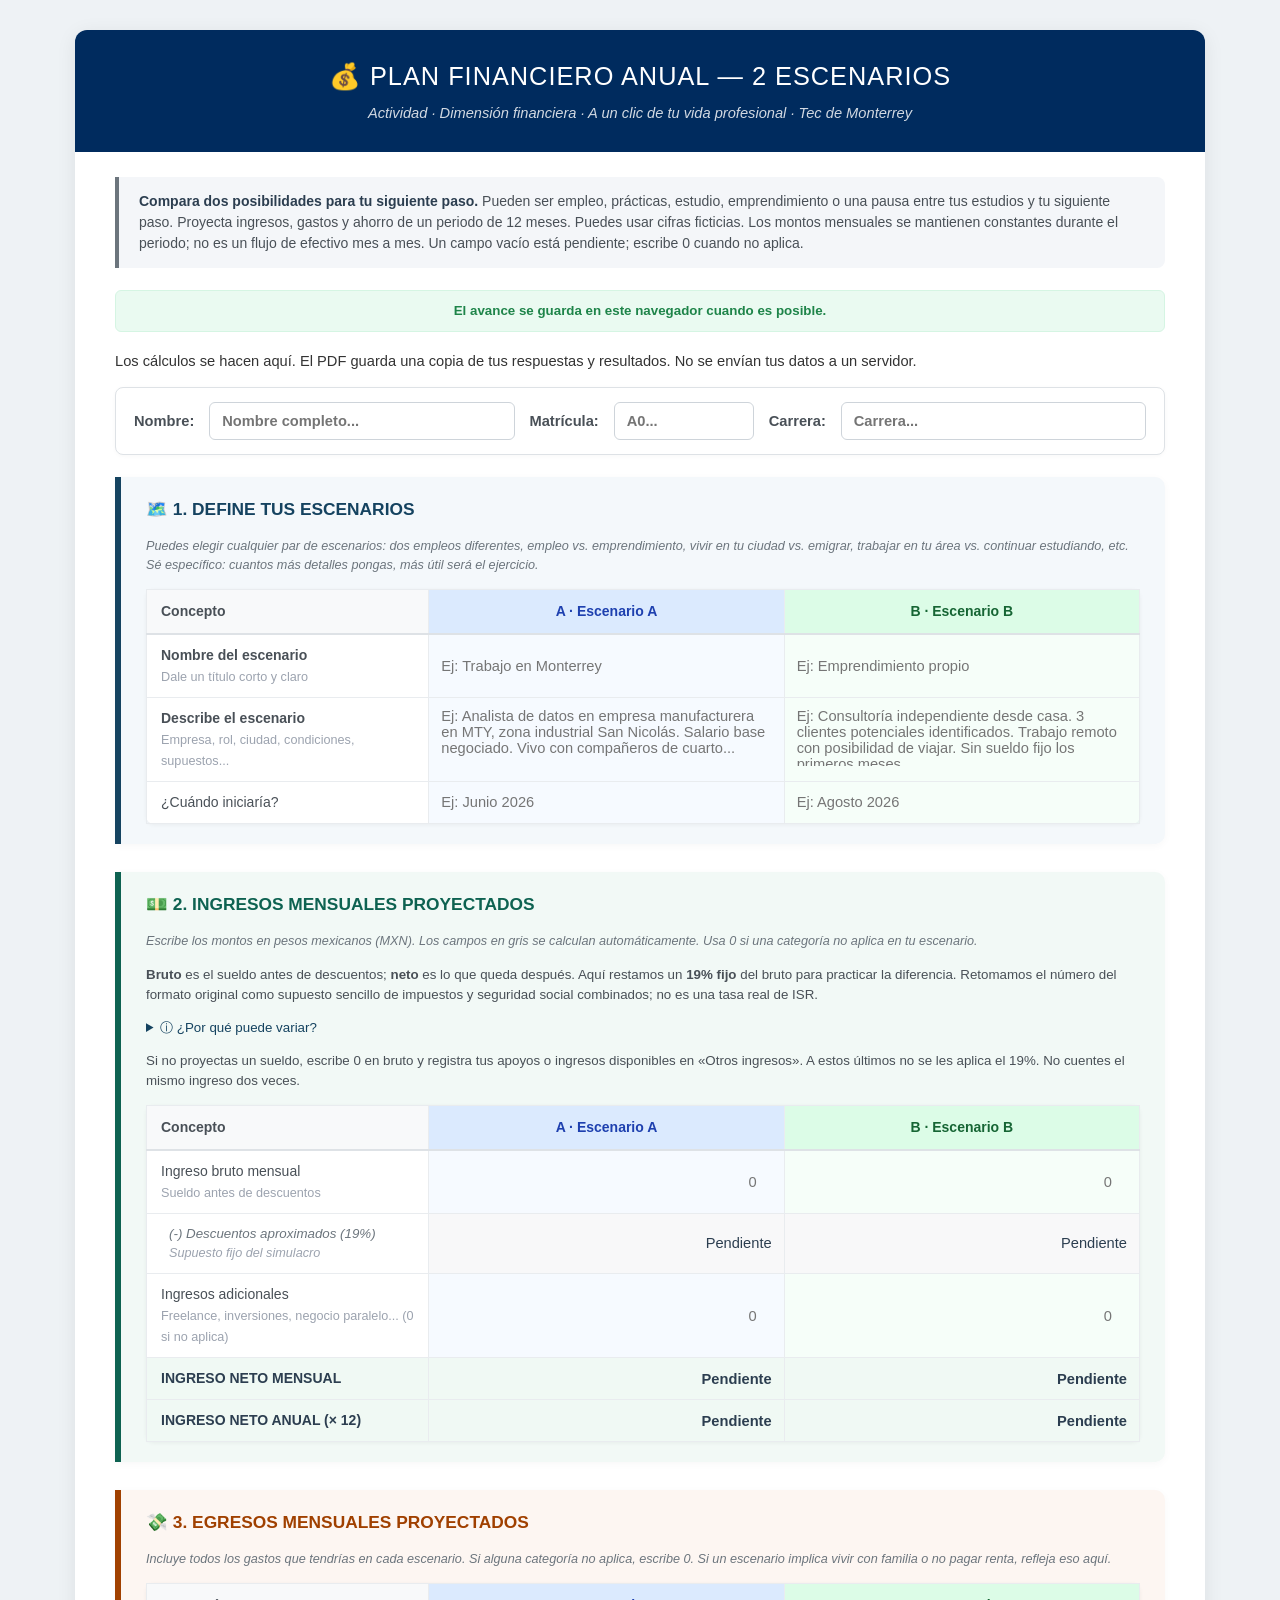
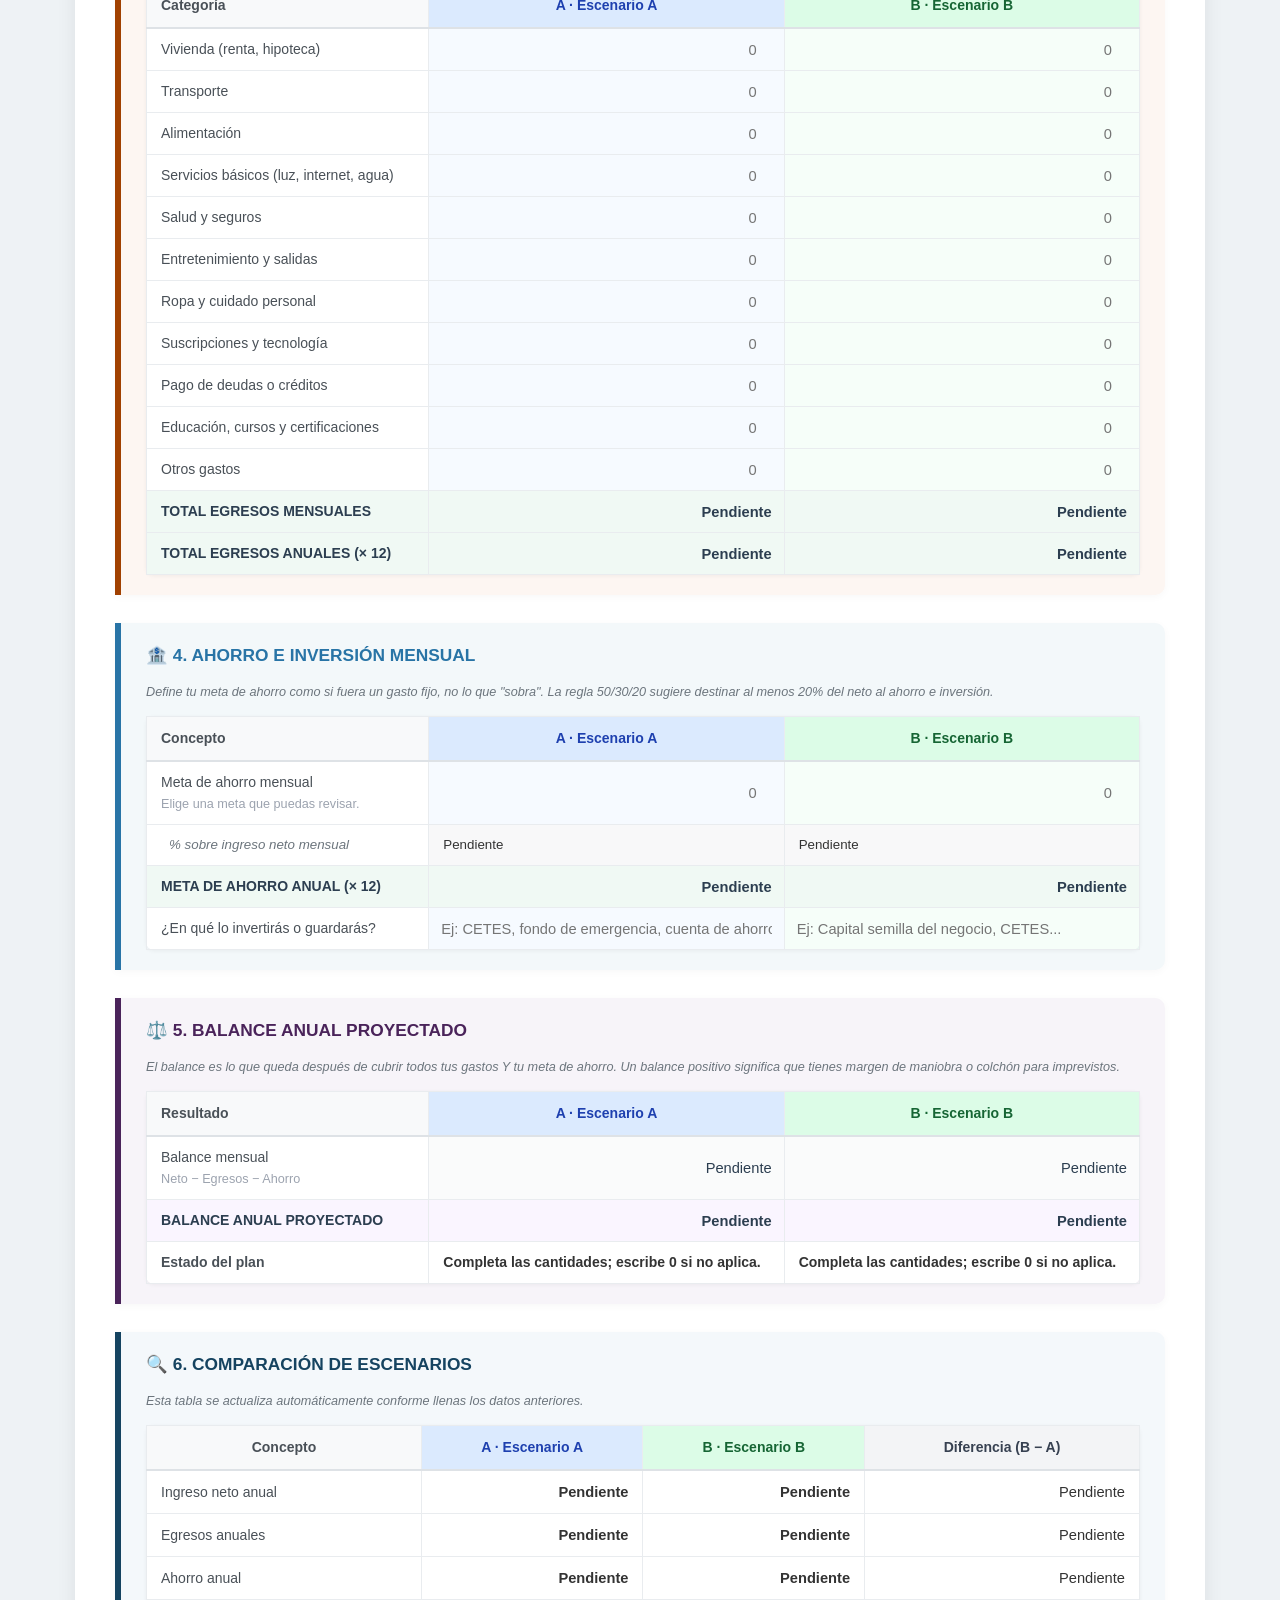
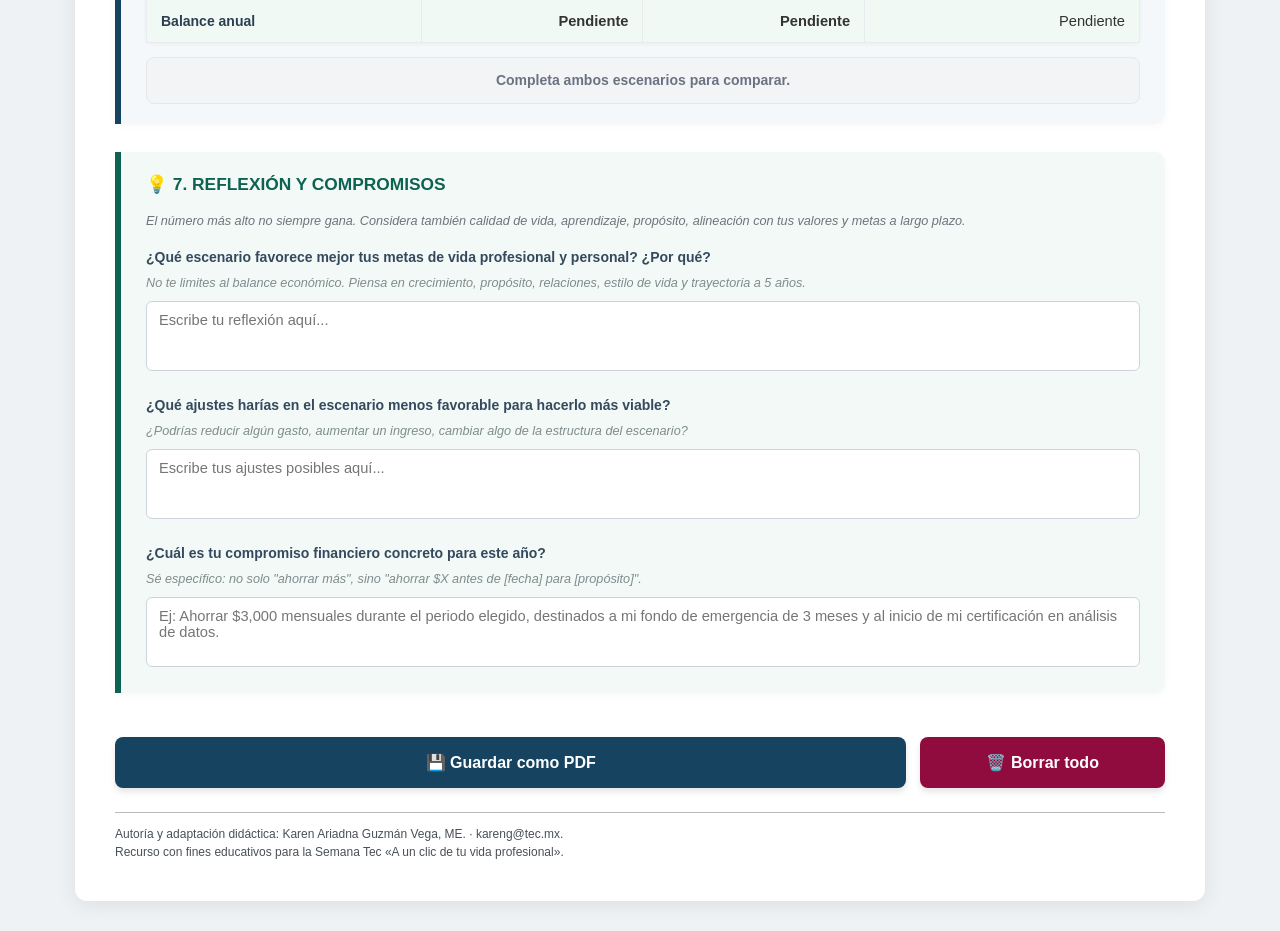
<file: docs/plan-financiero/index.html>
<!DOCTYPE html>
<html lang="es">
<head>
<meta charset="UTF-8"><meta name="viewport" content="width=device-width,initial-scale=1">
<title>Plan Financiero Anual — 2 Escenarios | A un clic de tu vida profesional</title>
<style>
  body { font-family: 'Segoe UI', Calibri, sans-serif; font-size: 11pt; color: #333; line-height: 1.5; max-width: 1050px; margin: 30px auto; padding: 40px; box-shadow: 0 4px 20px rgba(0,0,0,0.08); border-radius: 12px; background: #ffffff; }
  html { background: #eef2f5; }

  .header { background: #002b5e; color: white; padding: 28px 30px; text-align: center; border-radius: 12px 12px 0 0; margin: -40px -40px 25px -40px; }
  .header h1 { margin: 0; font-size: 19pt; letter-spacing: 1px; font-weight: 300; }
  .header-sub { font-size: 11pt; margin-top: 6px; opacity: 0.82; font-style: italic; }

  .intro-box { background: #f4f6f9; border-left: 4px solid #6c757d; padding: 14px 20px; margin-bottom: 22px; border-radius: 0 8px 8px 0; font-size: 10.5pt; color: #495057; }
  .intro-box strong { color: #2c3e50; }

  .personal-data { display: flex; gap: 15px; margin-bottom: 22px; background: #fff; padding: 14px 18px; border-radius: 8px; border: 1px solid #dee2e6; box-shadow: 0 1px 4px rgba(0,0,0,0.03); flex-wrap: wrap; }
  .input-line { flex: 1; min-width: 140px; border: none; border-bottom: 2px solid #adb5bd; font-family: inherit; font-size: 11pt; padding: 4px; outline: none; background: transparent; transition: border-color 0.3s; color: #2c3e50; font-weight: 600; }
  .input-line:focus { border-bottom-color: #002b5e; }
  .pd-label { font-weight: 600; align-self: center; color: #495057; white-space: nowrap; }

  .card { padding: 20px 25px; margin-bottom: 28px; background: #fafafa; border-radius: 0 10px 10px 0; box-shadow: 0 2px 8px rgba(0,0,0,0.03); border-left: 6px solid; }
  .card h3 { font-size: 13pt; margin: 0 0 14px 0; display: flex; align-items: center; gap: 10px; }

  .card-ocean   { border-left-color: #154360; background: #f4f8fb; }
  .card-ocean h3   { color: #154360; }
  .card-emerald { border-left-color: #0E6251; background: #f2f9f6; }
  .card-emerald h3 { color: #0E6251; }
  .card-terracotta { border-left-color: #A04000; background: #fdf6f2; }
  .card-terracotta h3 { color: #A04000; }
  .card-sky  { border-left-color: #2874A6; background: #f3f8fa; }
  .card-sky h3  { color: #2874A6; }
  .card-indigo  { border-left-color: #4A235A; background: #f7f4f9; }
  .card-indigo h3  { color: #4A235A; }

  .activity-note { font-size: 9.5pt; color: #6c757d; font-style: italic; margin-bottom: 14px; }

  /* ── Tables ── */
  table { width: 100%; border-collapse: collapse; margin-top: 6px; background: #fff; border-radius: 8px; box-shadow: 0 1px 4px rgba(0,0,0,0.05); }
  th, td { border: 1px solid #e9ecef; padding: 0; vertical-align: middle; }
  th { background: #f8f9fa; color: #495057; padding: 11px 14px; text-align: left; font-weight: 600; border-bottom: 2px solid #dee2e6; font-size: 10.5pt; }
  th.th-a { background: #dbeafe; color: #1e40af; text-align: center; }
  th.th-b { background: #dcfce7; color: #166534; text-align: center; }
  td.concept-cell { padding: 10px 14px; font-size: 10.5pt; color: #495057; max-width: 260px; }
  td.concept-cell.sub { padding-left: 22px; color: #6c757d; font-style: italic; font-size: 10pt; }
  td.total-concept { padding: 10px 14px; font-size: 10.5pt; font-weight: 700; color: #2c3e50; }

  tr.section-row td { background: #f0f4f8; font-weight: 600; font-size: 10pt; color: #374151; padding: 8px 14px; }
  tr.total-row td { background: #f0f9f4; }
  tr.total-row td input { font-weight: 700; }
  tr.balance-row td { background: #faf5ff; }
  tr.balance-row td input { font-weight: 700; }
  tr.status-row td { background: #f0fdf4; }
  tr.deficit-row td { background: #fff5f5; }
  tr.highlight-row td { background: #fffbeb; }

  /* ── Inputs ── */
  input[type="text"], textarea { width: 100%; border: 1px solid #ced4da; background: #fff; border-radius: 6px; padding: 10px 12px; font-family: inherit; font-size: 11pt; box-sizing: border-box; resize: none; overflow: hidden; outline: none; transition: all 0.3s; color: #2c3e50; }
  input[type="text"]:focus, textarea:focus { border-color: #00509e; box-shadow: 0 0 5px rgba(0,80,158,0.2); }
  td input[type="text"], td textarea { border: none; border-radius: 0; box-shadow: none; padding: 10px 12px; background: transparent; }
  td input[type="text"]:focus, td textarea:focus { box-shadow: inset 0 0 5px rgba(0,80,158,0.12); }

  /* Number inputs */
  .num-input { width: 100%; border: none; border-radius: 0; background: transparent; padding: 10px 12px; font-family: inherit; font-size: 11pt; color: #2c3e50; box-sizing: border-box; outline: none; text-align: right; }
  .num-input:focus { box-shadow: inset 0 0 5px rgba(0,80,158,0.15); background: rgba(219,234,254,0.2); }
  td.input-a { background: rgba(219,234,254,0.25); }
  td.input-b { background: rgba(220,252,231,0.25); }
  td.input-a:focus-within { background: rgba(219,234,254,0.5); }
  td.input-b:focus-within { background: rgba(220,252,231,0.5); }

  .num-calc { width: 100%; border: none; border-radius: 0; background: transparent; padding: 10px 12px; font-family: inherit; font-size: 11pt; color: #6c757d; box-sizing: border-box; text-align: right; cursor: default; }
  .num-total { width: 100%; border: none; border-radius: 0; background: transparent; padding: 10px 12px; font-family: inherit; font-size: 11pt; font-weight: 700; color: #155724; box-sizing: border-box; text-align: right; cursor: default; }
  .num-deficit { color: #842029; }
  .num-surplus { color: #0f5132; }

  .status-box { padding: 10px 14px; font-weight: 600; font-size: 10.5pt; }
  .status-box.surplus { color: #0f5132; }
  .status-box.deficit { color: #842029; }
  .status-box.equilibrio { color: #664d03; }

  /* Comparison table */
  .cmp-table th { text-align: center; }
  .cmp-table td.cmp-val { text-align: right; padding: 10px 14px; font-size: 11pt; font-weight: 600; }
  .cmp-table td.cmp-dif { text-align: right; padding: 10px 14px; font-size: 11pt; }
  .cmp-dif.pos { color: #0f5132; font-weight: 700; }
  .cmp-dif.neg { color: #842029; font-weight: 700; }
  .cmp-dif.zero { color: #664d03; }

  .mejor-box { margin-top: 14px; padding: 12px 16px; border-radius: 8px; font-size: 10.5pt; font-weight: 600; text-align: center; }
  .mejor-a { background: #dbeafe; color: #1e40af; border: 1px solid #93c5fd; }
  .mejor-b { background: #dcfce7; color: #166534; border: 1px solid #86efac; }
  .mejor-igual { background: #fef3c7; color: #92400e; border: 1px solid #fcd34d; }
  .mejor-empty { background: #f3f4f6; color: #6b7280; border: 1px solid #e5e7eb; }

  /* Savings alert */
  .pct-box { padding: 8px 14px; font-size: 10pt; }
  .pct-ok { color: #0f5132; font-weight: 600; }
  .pct-low { color: #92400e; }

  /* Reflection textareas */
  .reflex-label { font-weight: 600; font-size: 10.5pt; color: #34495e; margin: 16px 0 6px 0; }
  .reflex-note { font-size: 9.5pt; color: #7f8c8d; font-style: italic; margin-bottom: 8px; }

  /* Buttons */
  .button-group { display: flex; gap: 14px; margin-top: 44px; }
  .btn { flex: 1; border: none; padding: 16px; font-size: 12pt; font-weight: bold; border-radius: 8px; cursor: pointer; transition: transform 0.1s, background 0.3s; color: white; box-shadow: 0 4px 6px rgba(0,0,0,0.1); }
  .btn:active { transform: translateY(2px); }
  .btn-save { background: #154360; }
  .btn-save:hover { background: #0b2434; }
  .btn-clear { background: #900C3F; flex: 0.28; }
  .btn-clear:hover { background: #580726; }

  .auto-save-notice { text-align: center; color: #1E8449; font-size: 10pt; font-weight: 600; margin-bottom: 18px; background: #EAFAF1; padding: 10px; border-radius: 6px; border: 1px solid #D5F5E3; }

  @media print {
    @page { margin: 1.4cm; }
    html, body { background: #fff; box-shadow: none; margin: 0; padding: 0; max-width: 100%; }
    .header { margin: 0 0 18px 0; border-radius: 0; padding: 18px; }
    .button-group, .auto-save-notice, .activity-note { display: none; }
    .card { background: transparent !important; break-inside: auto; page-break-inside: auto; margin-bottom: 14px; padding: 10px 14px; }
    tr { break-inside: avoid; }
    .num-input, .num-calc, .num-total { border: none !important; }
  }

[hidden]{display:none!important}input:focus-visible,textarea:focus-visible,button:focus-visible,summary:focus-visible{outline:3px solid #a56300;outline-offset:2px}[aria-invalid=true]{box-shadow:inset 0 0 0 2px #a22233}.helper,details.info{font-size:10pt;color:#495057}details.info summary{cursor:pointer;color:#154360}.author{border-top:1px solid #bbb;margin-top:24px;padding-top:12px;font-size:9pt;color:#495057}.print-value{white-space:pre-wrap;overflow-wrap:anywhere;padding:8px}#print-report{display:none}table{table-layout:fixed}th,td{overflow-wrap:anywhere}@media(max-width:650px){body{padding:14px;margin:0}.header{margin:-14px -14px 18px;padding:20px 12px}.header h1{font-size:17pt}.card{padding:12px 8px}th,td.concept-cell,td.total-concept{padding:7px 4px;font-size:9pt}.num-input,.num-calc,.num-total{padding:9px 4px;font-size:10pt}.button-group{flex-direction:column}}@page{size:letter;margin:14mm}@media print{#workspace{display:none!important}#print-report{display:block!important}body{font-size:9pt}.header{margin:0 0 18px}.card{break-inside:auto}thead{display:table-header-group}tr{break-inside:avoid}.print-value{font-size:9pt;orphans:3;widows:3}.author{font-size:8pt;break-inside:avoid}h3{break-after:avoid}.screen-only{display:none}}
</style>
</head>
<body><main id="workspace">

<div class="header">
  <h1>💰 PLAN FINANCIERO ANUAL — 2 ESCENARIOS</h1>
  <div class="header-sub">Actividad · Dimensión financiera · A un clic de tu vida profesional · Tec de Monterrey</div>
</div>

<div class="intro-box"><strong>Compara dos posibilidades para tu siguiente paso.</strong> Pueden ser empleo, prácticas, estudio, emprendimiento o una pausa entre tus estudios y tu siguiente paso. Proyecta ingresos, gastos y ahorro de un periodo de 12 meses. Puedes usar cifras ficticias. Los montos mensuales se mantienen constantes durante el periodo; no es un flujo de efectivo mes a mes. Un campo vacío está pendiente; escribe 0 cuando no aplica.</div>

<div class="auto-save-notice" id="save-status" role="status">El avance se guarda en este navegador cuando es posible.</div><p class="screen-only">Los cálculos se hacen aquí. El PDF guarda una copia de tus respuestas y resultados. No se envían tus datos a un servidor.</p>

<div class="personal-data">
  <span class="pd-label">Nombre:</span>
  <input type="text" class="input-line" id="pd_nombre" placeholder="Nombre completo...">
  <span class="pd-label">Matrícula:</span>
  <input type="text" class="input-line" id="pd_matricula" style="flex:0.4;" placeholder="A0...">
  <span class="pd-label">Carrera:</span>
  <input type="text" class="input-line" id="pd_carrera" placeholder="Carrera...">
</div>

<!-- ─── CARD 1: DEFINE TUS ESCENARIOS ─────────────────────────────────────── -->
<div class="card card-ocean">
  <h3>🗺️ 1. DEFINE TUS ESCENARIOS</h3>
  <p class="activity-note">Puedes elegir cualquier par de escenarios: dos empleos diferentes, empleo vs. emprendimiento, vivir en tu ciudad vs. emigrar, trabajar en tu área vs. continuar estudiando, etc. Sé específico: cuantos más detalles pongas, más útil será el ejercicio.</p>
  <table>
    <thead>
      <tr>
        <th style="width:28%;">Concepto</th>
        <th class="th-a" style="width:36%;" id="th-a-def">🔵 ESCENARIO A</th>
        <th class="th-b" style="width:36%;" id="th-b-def">🟢 ESCENARIO B</th>
      </tr>
    </thead>
    <tbody>
      <tr>
        <td class="concept-cell"><strong>Nombre del escenario</strong><br><span style="font-size:9.5pt;color:#9ca3af;">Dale un título corto y claro</span></td>
        <td class="input-a"><input type="text" class="num-input" id="a_nombre" placeholder="Ej: Trabajo en Monterrey"  style="text-align:left;"></td>
        <td class="input-b"><input type="text" class="num-input" id="b_nombre" placeholder="Ej: Emprendimiento propio"  style="text-align:left;"></td>
      </tr>
      <tr>
        <td class="concept-cell"><strong>Describe el escenario</strong><br><span style="font-size:9.5pt;color:#9ca3af;">Empresa, rol, ciudad, condiciones, supuestos...</span></td>
        <td class="input-a" style="vertical-align:top;"><textarea id="a_desc" rows="3" style="background:transparent;border:none;box-shadow:none;padding:10px 12px;" placeholder="Ej: Analista de datos en empresa manufacturera en MTY, zona industrial San Nicolás. Salario base negociado. Vivo con compañeros de cuarto..."></textarea></td>
        <td class="input-b" style="vertical-align:top;"><textarea id="b_desc" rows="3" style="background:transparent;border:none;box-shadow:none;padding:10px 12px;" placeholder="Ej: Consultoría independiente desde casa. 3 clientes potenciales identificados. Trabajo remoto con posibilidad de viajar. Sin sueldo fijo los primeros meses..."></textarea></td>
      </tr>
      <tr>
        <td class="concept-cell">¿Cuándo iniciaría?</td>
        <td class="input-a"><input type="text" class="num-input" id="a_inicio" placeholder="Ej: Junio 2026" style="text-align:left;"></td>
        <td class="input-b"><input type="text" class="num-input" id="b_inicio" placeholder="Ej: Agosto 2026" style="text-align:left;"></td>
      </tr>
    </tbody>
  </table>
</div>

<!-- ─── CARD 2: INGRESOS ────────────────────────────────────────────────────── -->
<div class="card card-emerald">
  <h3>💵 2. INGRESOS MENSUALES PROYECTADOS</h3>
  <p class="activity-note">Escribe los montos en pesos mexicanos (MXN). Los campos en gris se calculan automáticamente. Usa 0 si una categoría no aplica en tu escenario.</p>
  <p class="helper"><strong>Bruto</strong> es el sueldo antes de descuentos; <strong>neto</strong> es lo que queda después. Aquí restamos un <strong>19% fijo</strong> del bruto para practicar la diferencia. Retomamos el número del formato original como supuesto sencillo de impuestos y seguridad social combinados; no es una tasa real de ISR.</p><details class="info"><summary>ⓘ ¿Por qué puede variar?</summary><p>Los descuentos reales dependen del sueldo, el país, las reglas fiscales y de seguridad social, y las condiciones de contratación. Este ejercicio no calcula una nómina real.</p></details><p class="helper">Si no proyectas un sueldo, escribe 0 en bruto y registra tus apoyos o ingresos disponibles en «Otros ingresos». A estos últimos no se les aplica el 19%. No cuentes el mismo ingreso dos veces.</p><table>
    <thead>
      <tr>
        <th style="width:28%;">Concepto</th>
        <th class="th-a" style="width:36%;" id="th-a-ing">🔵 Escenario A ($)</th>
        <th class="th-b" style="width:36%;" id="th-b-ing">🟢 Escenario B ($)</th>
      </tr>
    </thead>
    <tbody>
      <tr>
        <td class="concept-cell">Ingreso bruto mensual<br><span style="font-size:9.5pt;color:#9ca3af;">Sueldo antes de descuentos</span></td>
        <td class="input-a"><input type="number" class="num-input" id="a_bruto" placeholder="0" min="0" oninput="recalcular()"></td>
        <td class="input-b"><input type="number" class="num-input" id="b_bruto" placeholder="0" min="0" oninput="recalcular()"></td>
      </tr>
      <tr>
        <td class="concept-cell sub">(-) Descuentos aproximados (19%)<br><span style="font-size:9.5pt;color:#9ca3af;">Supuesto fijo del simulacro</span></td>
        <td style="background:rgba(243,244,246,0.6);"><input type="text" class="num-calc" id="a_deduc" readonly tabindex="-1"></td>
        <td style="background:rgba(243,244,246,0.6);"><input type="text" class="num-calc" id="b_deduc" readonly tabindex="-1"></td>
      </tr>
      <tr>
        <td class="concept-cell">Ingresos adicionales<br><span style="font-size:9.5pt;color:#9ca3af;">Freelance, inversiones, negocio paralelo... (0 si no aplica)</span></td>
        <td class="input-a"><input type="number" class="num-input" id="a_extra" placeholder="0" min="0" oninput="recalcular()"></td>
        <td class="input-b"><input type="number" class="num-input" id="b_extra" placeholder="0" min="0" oninput="recalcular()"></td>
      </tr>
      <tr class="total-row">
        <td class="total-concept">INGRESO NETO MENSUAL</td>
        <td><input type="text" class="num-total" id="a_neto_mes" readonly tabindex="-1"></td>
        <td><input type="text" class="num-total" id="b_neto_mes" readonly tabindex="-1"></td>
      </tr>
      <tr class="total-row">
        <td class="total-concept">INGRESO NETO ANUAL (× 12)</td>
        <td><input type="text" class="num-total" id="a_neto_anual" readonly tabindex="-1"></td>
        <td><input type="text" class="num-total" id="b_neto_anual" readonly tabindex="-1"></td>
      </tr>
    </tbody>
  </table>
</div>

<!-- ─── CARD 3: EGRESOS ─────────────────────────────────────────────────────── -->
<div class="card card-terracotta">
  <h3>💸 3. EGRESOS MENSUALES PROYECTADOS</h3>
  <p class="activity-note">Incluye todos los gastos que tendrías en cada escenario. Si alguna categoría no aplica, escribe 0. Si un escenario implica vivir con familia o no pagar renta, refleja eso aquí.</p>
  <table>
    <thead>
      <tr>
        <th style="width:28%;">Categoría</th>
        <th class="th-a" style="width:36%;" id="th-a-eg">🔵 Escenario A ($)</th>
        <th class="th-b" style="width:36%;" id="th-b-eg">🟢 Escenario B ($)</th>
      </tr>
    </thead>
    <tbody>
      <tr><td class="concept-cell">Vivienda (renta, hipoteca)</td>
        <td class="input-a"><input type="number" class="num-input" id="a_vivienda" placeholder="0" min="0" oninput="recalcular()"></td>
        <td class="input-b"><input type="number" class="num-input" id="b_vivienda" placeholder="0" min="0" oninput="recalcular()"></td></tr>
      <tr><td class="concept-cell">Transporte</td>
        <td class="input-a"><input type="number" class="num-input" id="a_transporte" placeholder="0" min="0" oninput="recalcular()"></td>
        <td class="input-b"><input type="number" class="num-input" id="b_transporte" placeholder="0" min="0" oninput="recalcular()"></td></tr>
      <tr><td class="concept-cell">Alimentación</td>
        <td class="input-a"><input type="number" class="num-input" id="a_alimentos" placeholder="0" min="0" oninput="recalcular()"></td>
        <td class="input-b"><input type="number" class="num-input" id="b_alimentos" placeholder="0" min="0" oninput="recalcular()"></td></tr>
      <tr><td class="concept-cell">Servicios básicos (luz, internet, agua)</td>
        <td class="input-a"><input type="number" class="num-input" id="a_servicios" placeholder="0" min="0" oninput="recalcular()"></td>
        <td class="input-b"><input type="number" class="num-input" id="b_servicios" placeholder="0" min="0" oninput="recalcular()"></td></tr>
      <tr><td class="concept-cell">Salud y seguros</td>
        <td class="input-a"><input type="number" class="num-input" id="a_salud" placeholder="0" min="0" oninput="recalcular()"></td>
        <td class="input-b"><input type="number" class="num-input" id="b_salud" placeholder="0" min="0" oninput="recalcular()"></td></tr>
      <tr><td class="concept-cell">Entretenimiento y salidas</td>
        <td class="input-a"><input type="number" class="num-input" id="a_entrete" placeholder="0" min="0" oninput="recalcular()"></td>
        <td class="input-b"><input type="number" class="num-input" id="b_entrete" placeholder="0" min="0" oninput="recalcular()"></td></tr>
      <tr><td class="concept-cell">Ropa y cuidado personal</td>
        <td class="input-a"><input type="number" class="num-input" id="a_ropa" placeholder="0" min="0" oninput="recalcular()"></td>
        <td class="input-b"><input type="number" class="num-input" id="b_ropa" placeholder="0" min="0" oninput="recalcular()"></td></tr>
      <tr><td class="concept-cell">Suscripciones y tecnología</td>
        <td class="input-a"><input type="number" class="num-input" id="a_suscripc" placeholder="0" min="0" oninput="recalcular()"></td>
        <td class="input-b"><input type="number" class="num-input" id="b_suscripc" placeholder="0" min="0" oninput="recalcular()"></td></tr>
      <tr><td class="concept-cell">Pago de deudas o créditos</td>
        <td class="input-a"><input type="number" class="num-input" id="a_deudas" placeholder="0" min="0" oninput="recalcular()"></td>
        <td class="input-b"><input type="number" class="num-input" id="b_deudas" placeholder="0" min="0" oninput="recalcular()"></td></tr>
      <tr><td class="concept-cell">Educación, cursos y certificaciones</td>
        <td class="input-a"><input type="number" class="num-input" id="a_educacion" placeholder="0" min="0" oninput="recalcular()"></td>
        <td class="input-b"><input type="number" class="num-input" id="b_educacion" placeholder="0" min="0" oninput="recalcular()"></td></tr>
      <tr><td class="concept-cell">Otros gastos</td>
        <td class="input-a"><input type="number" class="num-input" id="a_otros" placeholder="0" min="0" oninput="recalcular()"></td>
        <td class="input-b"><input type="number" class="num-input" id="b_otros" placeholder="0" min="0" oninput="recalcular()"></td></tr>
      <tr class="total-row">
        <td class="total-concept">TOTAL EGRESOS MENSUALES</td>
        <td><input type="text" class="num-total" id="a_total_eg" readonly tabindex="-1"></td>
        <td><input type="text" class="num-total" id="b_total_eg" readonly tabindex="-1"></td></tr>
      <tr class="total-row">
        <td class="total-concept">TOTAL EGRESOS ANUALES (× 12)</td>
        <td><input type="text" class="num-total" id="a_total_eg_anual" readonly tabindex="-1"></td>
        <td><input type="text" class="num-total" id="b_total_eg_anual" readonly tabindex="-1"></td></tr>
    </tbody>
  </table>
</div>

<!-- ─── CARD 4: AHORRO ──────────────────────────────────────────────────────── -->
<div class="card card-sky">
  <h3>🏦 4. AHORRO E INVERSIÓN MENSUAL</h3>
  <p class="activity-note">Define tu meta de ahorro como si fuera un gasto fijo, no lo que "sobra". La regla 50/30/20 sugiere destinar al menos 20% del neto al ahorro e inversión.</p>
  <table>
    <thead>
      <tr>
        <th style="width:28%;">Concepto</th>
        <th class="th-a" style="width:36%;" id="th-a-aho">🔵 Escenario A ($)</th>
        <th class="th-b" style="width:36%;" id="th-b-aho">🟢 Escenario B ($)</th>
      </tr>
    </thead>
    <tbody>
      <tr>
        <td class="concept-cell">Meta de ahorro mensual<br><span style="font-size:9.5pt;color:#9ca3af;">Elige una meta que puedas revisar.</span></td>
        <td class="input-a"><input type="number" class="num-input" id="a_ahorro" placeholder="0" min="0" oninput="recalcular()"></td>
        <td class="input-b"><input type="number" class="num-input" id="b_ahorro" placeholder="0" min="0" oninput="recalcular()"></td>
      </tr>
      <tr>
        <td class="concept-cell sub">% sobre ingreso neto mensual</td>
        <td style="background:rgba(243,244,246,0.6);"><div class="pct-box" id="a_ahorro_pct_div">—</div></td>
        <td style="background:rgba(243,244,246,0.6);"><div class="pct-box" id="b_ahorro_pct_div">—</div></td>
      </tr>
      <tr class="total-row">
        <td class="total-concept">META DE AHORRO ANUAL (× 12)</td>
        <td><input type="text" class="num-total" id="a_ahorro_anual" readonly tabindex="-1"></td>
        <td><input type="text" class="num-total" id="b_ahorro_anual" readonly tabindex="-1"></td>
      </tr>
      <tr>
        <td class="concept-cell">¿En qué lo invertirás o guardarás?</td>
        <td class="input-a"><input type="text" class="num-input" id="a_donde_ahorra" placeholder="Ej: CETES, fondo de emergencia, cuenta de ahorro..." style="text-align:left;"></td>
        <td class="input-b"><input type="text" class="num-input" id="b_donde_ahorra" placeholder="Ej: Capital semilla del negocio, CETES..." style="text-align:left;"></td>
      </tr>
    </tbody>
  </table>
</div>

<!-- ─── CARD 5: BALANCE ─────────────────────────────────────────────────────── -->
<div class="card card-indigo">
  <h3>⚖️ 5. BALANCE ANUAL PROYECTADO</h3>
  <p class="activity-note">El balance es lo que queda después de cubrir todos tus gastos Y tu meta de ahorro. Un balance positivo significa que tienes margen de maniobra o colchón para imprevistos.</p>
  <table>
    <thead>
      <tr>
        <th style="width:28%;">Resultado</th>
        <th class="th-a" style="width:36%;" id="th-a-bal">🔵 Escenario A</th>
        <th class="th-b" style="width:36%;" id="th-b-bal">🟢 Escenario B</th>
      </tr>
    </thead>
    <tbody>
      <tr>
        <td class="concept-cell">Balance mensual<br><span style="font-size:9.5pt;color:#9ca3af;">Neto − Egresos − Ahorro</span></td>
        <td style="background:rgba(243,244,246,0.4);"><input type="text" class="num-calc" id="a_balance_mes" readonly tabindex="-1"></td>
        <td style="background:rgba(243,244,246,0.4);"><input type="text" class="num-calc" id="b_balance_mes" readonly tabindex="-1"></td>
      </tr>
      <tr class="balance-row">
        <td class="total-concept">BALANCE ANUAL PROYECTADO</td>
        <td><input type="text" class="num-total" id="a_balance_anual" readonly tabindex="-1"></td>
        <td><input type="text" class="num-total" id="b_balance_anual" readonly tabindex="-1"></td>
      </tr>
      <tr>
        <td class="concept-cell"><strong>Estado del plan</strong></td>
        <td><div class="status-box" id="a_estado">Ingresa tus datos para ver el resultado.</div></td>
        <td><div class="status-box" id="b_estado">Ingresa tus datos para ver el resultado.</div></td>
      </tr>
    </tbody>
  </table>
</div>

<!-- ─── CARD 6: COMPARACIÓN ────────────────────────────────────────────────── -->
<div class="card card-ocean">
  <h3>🔍 6. COMPARACIÓN DE ESCENARIOS</h3>
  <p class="activity-note">Esta tabla se actualiza automáticamente conforme llenas los datos anteriores.</p>
  <table class="cmp-table">
    <thead>
      <tr>
        <th style="width:28%;">Concepto</th>
        <th class="th-a" style="width:22%;" id="th-a-cmp">🔵 Escenario A</th>
        <th class="th-b" style="width:22%;" id="th-b-cmp">🟢 Escenario B</th>
        <th style="width:28%;background:#f3f4f6;color:#374151;text-align:center;">Diferencia (B − A)</th>
      </tr>
    </thead>
    <tbody>
      <tr>
        <td class="concept-cell">Ingreso neto anual</td>
        <td class="cmp-val" id="cmp_ing_a">—</td>
        <td class="cmp-val" id="cmp_ing_b">—</td>
        <td class="cmp-dif" id="cmp_ing_dif">—</td>
      </tr>
      <tr>
        <td class="concept-cell">Egresos anuales</td>
        <td class="cmp-val" id="cmp_eg_a">—</td>
        <td class="cmp-val" id="cmp_eg_b">—</td>
        <td class="cmp-dif" id="cmp_eg_dif">—</td>
      </tr>
      <tr>
        <td class="concept-cell">Ahorro anual</td>
        <td class="cmp-val" id="cmp_aho_a">—</td>
        <td class="cmp-val" id="cmp_aho_b">—</td>
        <td class="cmp-dif" id="cmp_aho_dif">—</td>
      </tr>
      <tr class="total-row">
        <td class="total-concept">Balance anual</td>
        <td class="cmp-val" id="cmp_bal_a">—</td>
        <td class="cmp-val" id="cmp_bal_b">—</td>
        <td class="cmp-dif" id="cmp_bal_dif">—</td>
      </tr>
    </tbody>
  </table>
  <div class="mejor-box mejor-empty" id="mejor_escenario_box">Completa los datos para ver qué escenario genera mayor balance anual.</div>
</div>

<!-- ─── CARD 7: REFLEXIÓN ───────────────────────────────────────────────────── -->
<div class="card card-emerald">
  <h3>💡 7. REFLEXIÓN Y COMPROMISOS</h3>
  <p class="activity-note">El número más alto no siempre gana. Considera también calidad de vida, aprendizaje, propósito, alineación con tus valores y metas a largo plazo.</p>

  <div class="reflex-label">¿Qué escenario favorece mejor tus metas de vida profesional y personal? ¿Por qué?</div>
  <div class="reflex-note">No te limites al balance económico. Piensa en crecimiento, propósito, relaciones, estilo de vida y trayectoria a 5 años.</div>
  <textarea id="reflex_1" rows="3" placeholder="Escribe tu reflexión aquí..."></textarea>

  <div class="reflex-label" style="margin-top:18px;">¿Qué ajustes harías en el escenario menos favorable para hacerlo más viable?</div>
  <div class="reflex-note">¿Podrías reducir algún gasto, aumentar un ingreso, cambiar algo de la estructura del escenario?</div>
  <textarea id="reflex_2" rows="3" placeholder="Escribe tus ajustes posibles aquí..."></textarea>

  <div class="reflex-label" style="margin-top:18px;">¿Cuál es tu compromiso financiero concreto para este año?</div>
  <div class="reflex-note">Sé específico: no solo "ahorrar más", sino "ahorrar $X antes de [fecha] para [propósito]".</div>
  <textarea id="reflex_3" rows="3" placeholder="Ej: Ahorrar $3,000 mensuales durante el periodo elegido, destinados a mi fondo de emergencia de 3 meses y al inicio de mi certificación en análisis de datos."></textarea>
</div>

<!-- Botones -->
<div class="button-group">
  <button class="btn btn-save" onclick="exportPDF()">💾 Guardar como PDF</button>
  <button class="btn btn-clear" onclick="limpiarDatos()">🗑️ Borrar todo</button>
</div>

<footer class="author">Autoría y adaptación didáctica: Karen Ariadna Guzmán Vega, ME. · kareng@tec.mx.<br>Recurso con fines educativos para la Semana Tec «A un clic de tu vida profesional».</footer></main><article id="print-report"></article><script>
'use strict';
const STORAGE_KEY='plan_financiero_simple_v3',RATE=0.19;
const expenseKeys=['vivienda','transporte','alimentos','servicios','salud','entrete','ropa','suscripc','deudas','educacion','otros'];
const $=id=>document.getElementById(id);
function amount(id){const el=$(id),text=el.value;if(el.validity&&el.validity.badInput)return {invalid:true};if(text.trim()==='')return {pending:true};const n=Number(text);return !Number.isFinite(n)||n<0||n>1e9||Math.abs(n*100-Math.round(n*100))>0.0001?{invalid:true}:{value:Math.round(n*100)}}
const fmt=n=>new Intl.NumberFormat('es-MX',{style:'currency',currency:'MXN'}).format((n||0)/100);
function calculate(p){const pending=[],invalid=[];const take=k=>{const id=p+'_'+k,n=amount(id);if(n.pending)pending.push(id);if(n.invalid)invalid.push(id);return n.value??0};const gross=take('bruto'),extra=take('extra'),deductions=Math.round(gross*RATE),net=gross-deductions+extra,expenses=expenseKeys.reduce((s,k)=>s+take(k),0),saving=take('ahorro');return {gross,extra,deductions,net,expenses,saving,balance:net-expenses-saving,pending,invalid}}
function set(id,text){const e=$(id);if('value'in e&&e.tagName==='INPUT')e.value=text;else e.textContent=text}
function update(){for(const p of ['a','b']){const c=calculate(p);const incomeReady=[p+'_bruto',p+'_extra'].every(id=>{const n=amount(id);return !n.pending&&!n.invalid}),expensesReady=expenseKeys.every(k=>{const n=amount(p+'_'+k);return !n.pending&&!n.invalid}),savingReady=(()=>{const n=amount(p+'_ahorro');return !n.pending&&!n.invalid})();const g=amount(p+'_bruto');set(p+'_deduc',!g.pending&&!g.invalid?fmt(-c.deductions):'Pendiente');set(p+'_neto_mes',incomeReady?fmt(c.net):'Pendiente');set(p+'_neto_anual',incomeReady?fmt(c.net*12):'Pendiente');set(p+'_total_eg',expensesReady?fmt(c.expenses):'Pendiente');set(p+'_total_eg_anual',expensesReady?fmt(c.expenses*12):'Pendiente');set(p+'_ahorro_anual',savingReady?fmt(c.saving*12):'Pendiente');set(p+'_ahorro_pct_div',incomeReady&&savingReady?(c.net===0?'No aplica':(c.saving/c.net*100).toFixed(1)+'%'):'Pendiente');const complete=!c.pending.length&&!c.invalid.length;set(p+'_balance_mes',complete?fmt(c.balance):'Pendiente');set(p+'_balance_anual',complete?fmt(c.balance*12):'Pendiente');set(p+'_estado',c.invalid.length?'Corrige los importes señalados.':c.pending.length?'Completa las cantidades; escribe 0 si no aplica.':c.net<c.expenses?'Los ingresos no cubren los gastos.':c.balance<0?'Los gastos están cubiertos; ajusta la meta de ahorro.':c.balance===0?'Sin remanente después del ahorro.':'Queda un remanente bajo estos supuestos.');for(const id of [p+'_bruto',p+'_extra',p+'_ahorro',...expenseKeys.map(k=>p+'_'+k)]){const bad=amount(id).invalid;$(id).setAttribute('aria-invalid',bad?'true':'false');$(id).title=bad?'Usa un importe no negativo con hasta dos decimales.':''}}
const a=calculate('a'),b=calculate('b'),complete=!a.pending.length&&!a.invalid.length&&!b.pending.length&&!b.invalid.length;for(const [id,k]of [['cmp_ing','net'],['cmp_eg','expenses'],['cmp_aho','saving'],['cmp_bal','balance']]){set(id+'_a',!a.pending.length&&!a.invalid.length?fmt(a[k]*12):'Pendiente');set(id+'_b',!b.pending.length&&!b.invalid.length?fmt(b[k]*12):'Pendiente');set(id+'_dif',complete?fmt((b[k]-a[k])*12):'Pendiente')}set('mejor_escenario_box',complete?'La diferencia muestra el remanente económico. Revisa también aprendizaje, bienestar y condiciones de cada ruta.':'Completa ambos escenarios para comparar.');actualizarEncabezados();}
function actualizarEncabezados(){for(const p of ['a','b'])for(const key of ['def','ing','eg','aho','bal','cmp'])set('th-'+p+'-'+key,p.toUpperCase()+' · '+($(p+'_nombre').value.trim()||'Escenario '+p.toUpperCase()))}
function editable(){return Array.from(document.querySelectorAll('input[id],textarea[id]')).filter(e=>!e.readOnly)}
function saveAll(){try{const data={};for(const e of editable())data[e.id]=e.value;localStorage.setItem(STORAGE_KEY,JSON.stringify(data));$('save-status').textContent='Avance guardado en este navegador.'}catch{$('save-status').textContent='No se pudo guardar en este navegador. Conserva tu PDF antes de cerrar.'}}
function recalcular(){update();saveAll()}
function limpiarDatos(){if(!confirm('¿Borrar tu avance? Guarda primero tu PDF si deseas conservarlo.'))return;for(const e of editable())e.value='';update();saveAll()}
function autoResize(){this.style.height='auto';this.style.height=this.scrollHeight+'px'}
function renderPrint(){update();const clone=$('workspace').cloneNode(true);clone.removeAttribute('id');clone.querySelectorAll('button,.auto-save-notice,.screen-only').forEach(e=>e.remove());clone.querySelectorAll('input,textarea').forEach(input=>{const div=document.createElement('div');div.className='print-value';div.textContent=input.value||'Pendiente';input.replaceWith(div)});clone.querySelectorAll('details').forEach(e=>e.open=true);clone.querySelectorAll('[id]').forEach(e=>e.removeAttribute('id'));$('print-report').replaceChildren(clone)}
function exportPDF(){renderPrint();window.print()}
window.addEventListener('beforeprint',renderPrint);
document.addEventListener('DOMContentLoaded',()=>{try{const raw=localStorage.getItem(STORAGE_KEY);if(raw){const data=JSON.parse(raw);if(!data||typeof data!=='object')throw Error();for(const e of editable()){if(data[e.id]!==undefined&&typeof data[e.id]!=='string')throw Error()}for(const e of editable())if(data[e.id]!==undefined)e.value=data[e.id];$('save-status').textContent='Avance recuperado de este navegador.'}}catch{$('save-status').textContent='No se pudo recuperar el avance anterior de esta versión.'}for(const e of editable()){e.removeAttribute('oninput');e.addEventListener('input',()=>{if(e.tagName==='TEXTAREA')autoResize.call(e);update();saveAll()});if(e.type==='number'){e.step='0.01';e.max='1000000000';e.setAttribute('aria-label',(e.closest('tr')?.cells[0]?.textContent||'Importe')+' · escenario '+e.id.slice(0,1).toUpperCase())}}update()});
</script></body></html>
</file>
<file: docs/assessment-lab/lab.css>
@font-face{font-family:Jakarta;src:url('../assets/plus-jakarta-sans-400.ttf')}@font-face{font-family:Jakarta;src:url('../assets/plus-jakarta-sans-700.ttf');font-weight:700}
:root{--ink:#183738;--muted:#536766;--paper:#f6f5ef;--white:#fff;--line:#d6dfda;--teal:#075a55;--lime:#e0ef94;--blue:#0033a0;--orange:#9b4523}*{box-sizing:border-box}body{margin:0;font:16px/1.65 Jakarta,system-ui,sans-serif;background:var(--paper);color:var(--ink)}a{color:var(--teal);text-underline-offset:4px}button,input,textarea,select{font:inherit}button,a,input,select,textarea,summary{touch-action:manipulation}:focus-visible{outline:3px solid #b87700;outline-offset:4px}.skip{position:absolute;top:-100px;background:#fff;z-index:10;padding:12px}.skip:focus{top:0}.site-head{max-width:1220px;margin:auto;display:flex;justify-content:space-between;gap:18px;align-items:center;padding:22px 28px}.brand{text-decoration:none;font-weight:700;font-size:.9rem}.brand span{display:inline-grid;place-items:center;background:var(--blue);color:white;border-radius:50%;width:30px;height:30px;margin-right:8px}.edition,.eyebrow{font-size:.75rem;letter-spacing:.09em;text-transform:uppercase}.nav{display:flex;gap:26px;max-width:1164px;margin:auto;padding:14px 0;border-top:1px solid var(--line);border-bottom:1px solid var(--line);overflow-x:auto}.nav a{white-space:nowrap;font-size:.87rem;text-decoration:none;padding:5px 0;border-bottom:3px solid transparent}.nav a[aria-current=page]{border-color:var(--teal);font-weight:700}main{max-width:1220px;margin:auto;padding:35px 28px 60px;min-height:60vh}h1,h2,h3{line-height:1.22;letter-spacing:-.025em}h1{font-size:clamp(2.3rem,5vw,4.2rem);margin:12px 0 20px}h2{font-size:1.65rem;margin:0 0 18px}h3{font-size:1.15rem;margin:0 0 12px}p{margin:0 0 16px}.eyebrow{font-weight:700;color:var(--teal);margin-bottom:12px}.hero{background:var(--ink);color:white;border-radius:22px;padding:45px;display:grid;grid-template-columns:1.7fr 1fr;gap:35px;margin-bottom:35px}.hero .eyebrow{color:var(--lime)}.hero p{max-width:650px;color:#e0e9e4}.hero .eyebrow{color:var(--lime)}.hero-steps{border-left:1px solid #627973;padding-left:28px;display:flex;flex-direction:column;justify-content:center}.hero-steps div{padding:14px 0;border-bottom:1px solid #627973;display:flex;gap:18px}.hero-steps b{color:var(--lime);font-size:1.6rem}.hero-steps small{display:block;color:#c4d7d1}.hero .button{background:var(--lime);color:var(--ink)}.button,button{display:inline-flex;align-items:center;justify-content:center;gap:9px;border:1px solid var(--teal);background:var(--teal);color:#fff;text-decoration:none;border-radius:8px;padding:10px 16px;font-weight:700;font-size:.9rem;cursor:pointer}button:hover,.button:hover{filter:brightness(1.1)}button:disabled{opacity:.5;cursor:not-allowed}.secondary{background:white;color:var(--teal)}.danger{border-color:#a23022;background:white;color:#a23022}.actions{display:flex;gap:10px;flex-wrap:wrap;margin:20px 0}.lead{font-size:1.1rem;max-width:760px;color:var(--muted)}.section-head{display:flex;justify-content:space-between;align-items:end;gap:24px;margin:25px 0}.section-head h2{margin-bottom:4px}.muted,small{color:var(--muted)}.filters{display:flex;gap:12px;flex-wrap:wrap}.filters label{min-width:180px}.case-grid{display:grid;grid-template-columns:repeat(2,1fr);gap:18px}.case-card{border:1px solid var(--line);background:#fff;border-radius:12px;padding:24px;display:grid;grid-template-columns:44px 1fr;gap:20px}.case-card .num{font-size:1.6rem;line-height:1.2;color:var(--teal);font-weight:700;border-top:3px solid var(--teal);padding-top:8px}.case-card h3{font-size:1.4rem;margin:8px 0 10px}.case-card p{font-size:.93rem;color:var(--muted)}.case-card .meta{font-size:.75rem;text-transform:uppercase;letter-spacing:.06em}.case-card .links{display:flex;gap:20px;font-size:.88rem;font-weight:700}.chips{display:flex;gap:8px;flex-wrap:wrap;margin:18px 0}.chip{border:1px solid var(--line);border-radius:30px;padding:5px 12px;font-size:.78rem;background:#fff}.reading{max-width:800px}.reading p{line-height:1.85}.columns{display:grid;grid-template-columns:minmax(0,1.9fr) minmax(260px,1fr);gap:32px;align-items:start}.panel{padding:26px;border:1px solid var(--line);border-radius:12px;background:#fff;margin-bottom:22px}.context{border-left:3px solid var(--teal);padding-left:22px;margin:24px 0}.pressure{background:#f8eddb;border:1px solid #e7d4b0;padding:20px;border-radius:8px;margin:24px 0}.aside-sticky{position:sticky;top:18px}.questions{padding-left:22px}.questions li{padding:0 0 16px 4px}.questions b{display:block}.questions small{line-height:1.5;display:block;margin-top:5px}label{display:block;font-size:.87rem;font-weight:700;margin:12px 0 6px}input,select,textarea{display:block;width:100%;border:1px solid #9badab;border-radius:6px;background:white;padding:10px 12px;color:var(--ink);min-width:0}textarea{min-height:110px;resize:vertical;line-height:1.5}input[type=checkbox]{width:20px;height:20px;display:inline-block;flex-shrink:0}.check{display:flex;align-items:center;gap:10px;font-weight:400}.field-grid{display:grid;grid-template-columns:1fr 1fr;gap:12px}.member{padding:18px 0;border-bottom:1px solid var(--line)}fieldset{border:0;padding:0;margin:0 0 26px;min-width:0}legend{font-size:1.25rem;font-weight:700;margin-bottom:12px}.instructions{font-size:.93rem}details{margin:16px 0;border-bottom:1px solid var(--line);padding-bottom:14px}summary{cursor:pointer;font-weight:700;margin-bottom:12px}.notice{padding:14px 18px;background:#eef2e8;border-left:3px solid var(--teal);font-size:.88rem;margin:18px 0}.score{font-size:1.25rem;font-weight:700}.rubric-item{margin-bottom:24px;padding-bottom:20px;border-bottom:1px solid var(--line)}.rubric-item p{font-size:.95rem}.source-list{display:grid;grid-template-columns:1fr 1fr;gap:20px}.source-list article{background:#fff;padding:24px;border:1px solid var(--line);border-radius:10px}.source-list p{color:var(--muted)}.video-shell{background:#183738;color:#fff;padding:28px;border-radius:12px;max-width:850px;margin:28px 0}.video-shell p{color:#e0e9e4}.video-shell a{color:var(--lime)}.video-shell iframe{width:100%;aspect-ratio:16/9;border:0;background:#000}.table-scroll{overflow-x:auto}table{border-collapse:collapse;width:100%;font-size:.9rem}th,td{border:1px solid var(--line);padding:12px;text-align:left;vertical-align:top}th{background:#eef1e8}.empty{padding:25px;background:white;border:1px solid var(--line)}footer{max-width:1164px;border-top:1px solid var(--line);margin:auto;padding:24px 0 35px;font-size:.8rem;color:var(--muted)}footer p{margin-bottom:8px}#notice:not(:empty){position:fixed;bottom:18px;left:50%;transform:translateX(-50%);background:#183738;color:white;border:1px solid #627973;border-radius:8px;padding:14px 22px;z-index:20;max-width:90vw}#report{max-width:1060px;margin:25px auto;padding:28px;background:#fff}#report .answer{white-space:pre-wrap;overflow-wrap:anywhere}#report a{overflow-wrap:anywhere}.report-people article{border-bottom:1px solid var(--line);padding:18px 0}.present-grid{display:grid;grid-template-columns:1fr 1fr;gap:24px}.present-grid section{border-top:3px solid var(--teal);padding:20px;font-size:1.1rem}.memorable{font-size:1.8rem;color:var(--teal);font-weight:700}.print-only{display:none}[hidden]{display:none!important}
@media(max-width:800px){.hero{grid-template-columns:1fr;padding:28px}.hero-steps{border-left:0;border-top:1px solid #627973;padding:10px 0 0;flex-direction:row;gap:20px}.hero-steps div{border:0;display:block;font-size:.8rem}.hero-steps b{display:block}.columns{grid-template-columns:1fr}.aside-sticky{position:static}.case-grid,.source-list{grid-template-columns:1fr}.section-head{display:block}.nav{padding:10px 20px;gap:20px}.site-head{padding:18px 20px}.edition{display:none}main{padding:24px 20px 40px}.panel{padding:20px}footer{margin:0 20px}.present-grid{grid-template-columns:1fr}.case-card{gap:14px;padding:20px}}@media(max-width:460px){.field-grid{grid-template-columns:1fr}.filters{display:block}.hero h1{font-size:2.7rem}.hero-steps{gap:12px}.actions>*{width:100%}.brand{font-size:.78rem}}
@media print{body{background:#fff;color:#000;font-family:Arial,sans-serif;font-size:10.5pt}.site-head,.nav,footer,#notice,.no-print{display:none!important}main{padding:0}body.report-mode main{display:none}#report{margin:0;padding:0;max-width:none}h1{font-size:25pt}h2{font-size:16pt;break-after:avoid}h3{break-after:avoid}p,.answer{orphans:3;widows:3}.report-people article,.rubric-item{break-inside:avoid}a{color:#000}.present-grid{display:block}.present-grid section{break-inside:avoid}.panel{border:0;padding:0}.print-only{display:block}@page{margin:16mm}}

.question-nav{display:flex;gap:6px;flex-wrap:wrap;position:sticky;top:0;z-index:3;background:var(--paper);padding:10px 0;margin-bottom:18px}.question-nav button{font-size:.73rem;padding:7px 9px;background:white;color:var(--teal)}#team-form fieldset{scroll-margin-top:90px}.member textarea{min-height:76px}@media print{.question-nav{display:none}}

.collaboration{margin-top:24px}.collaboration h2{font-size:1.25rem}.sync-note{border-left:3px solid var(--teal);padding:10px 14px;background:#eef2e8}.copy-note{font-size:.8rem;margin:8px 0 0}.collaboration textarea{min-height:220px}

#team-select{margin-bottom:24px}

/* One delivery sequence, arranged in columns only when there is room. */
.delivery-card{margin-top:24px}.delivery-steps{list-style:none;display:grid;grid-template-columns:repeat(3,minmax(0,1fr));gap:24px;margin:0;padding:0}.delivery-steps li{display:flex;align-items:flex-start;gap:12px;min-width:0}.delivery-number{display:grid;place-items:center;flex:0 0 34px;width:34px;height:34px;border-radius:50%;background:var(--teal);color:#fff;font-weight:700;line-height:1}.delivery-steps strong{display:block;line-height:1.5}.delivery-steps p{margin:4px 0 0;color:var(--muted);line-height:1.55}.delivery-note{margin:24px 0 8px;font-size:.92rem}.delivery-rubric{font-size:.85rem}.delivery-card ol{list-style-type:none}@media(max-width:800px){.delivery-steps{grid-template-columns:1fr;gap:20px}.delivery-note{margin-top:20px}}
</file>
